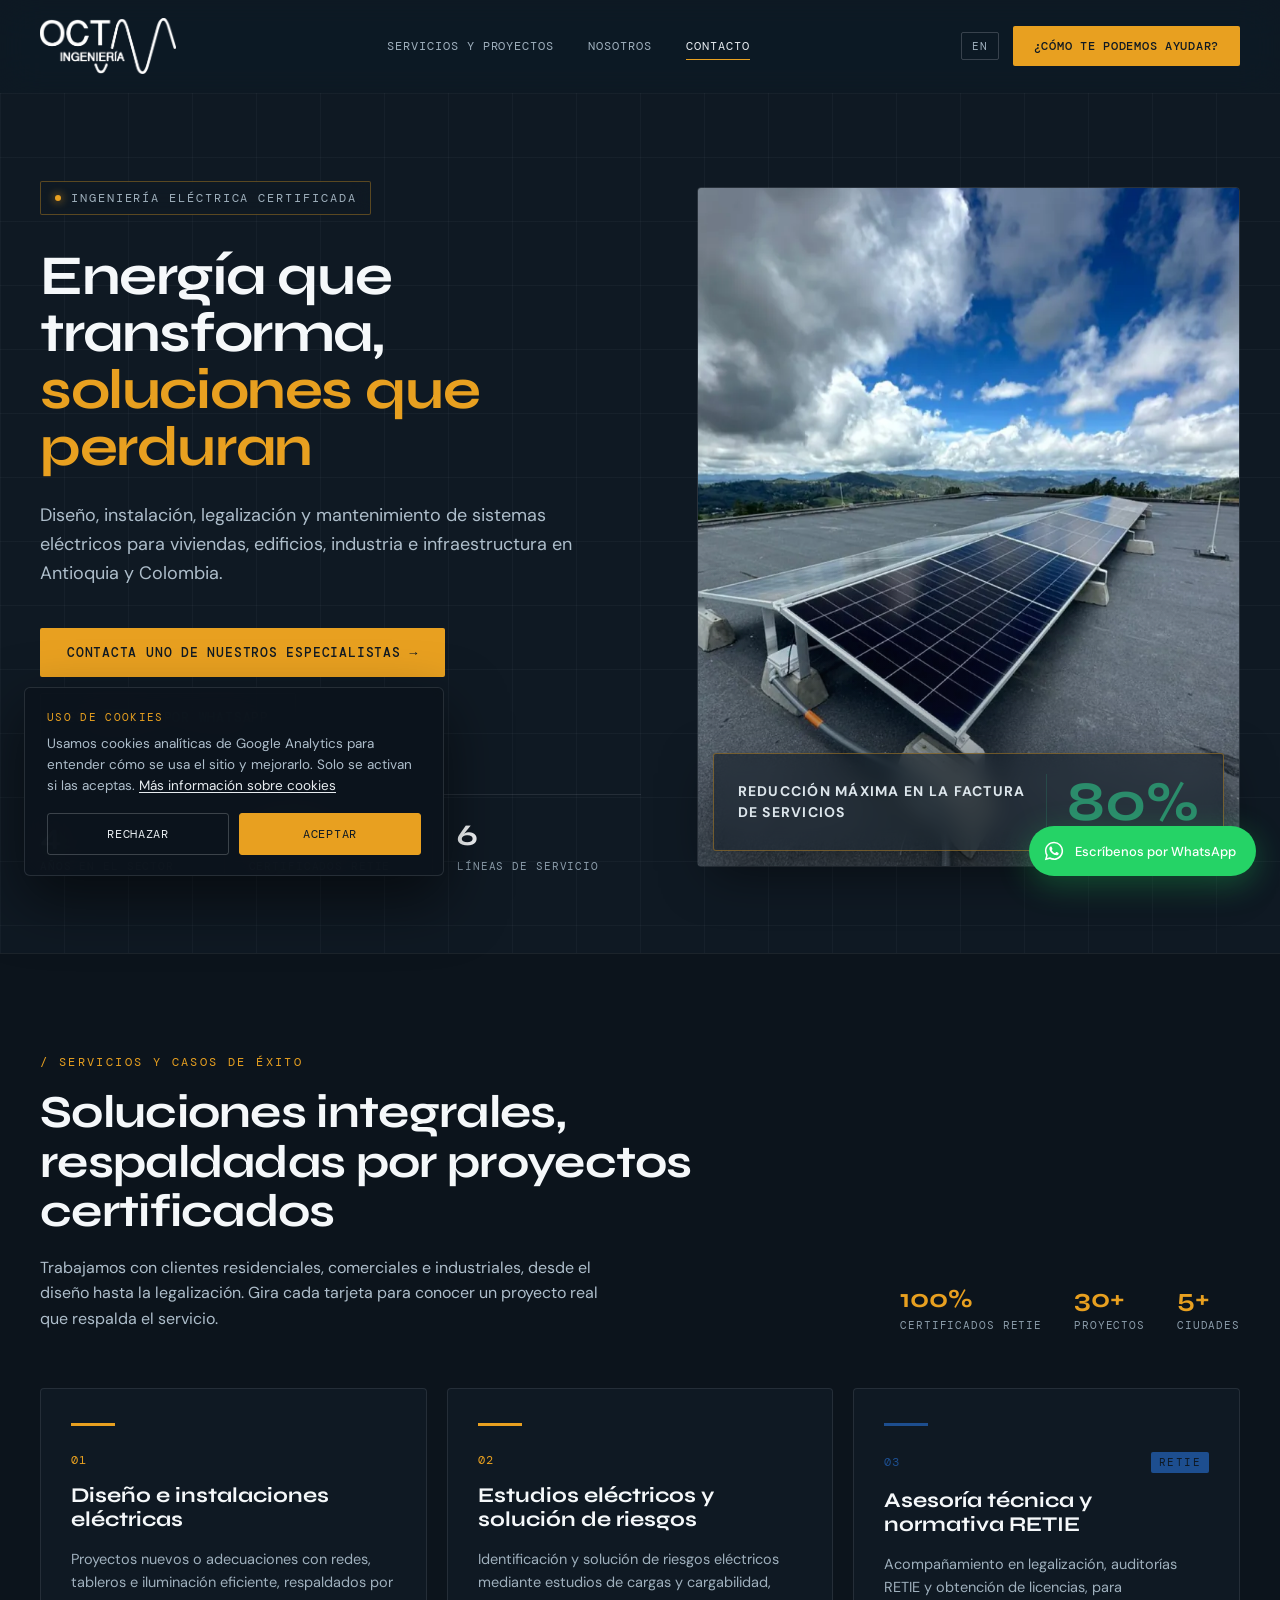
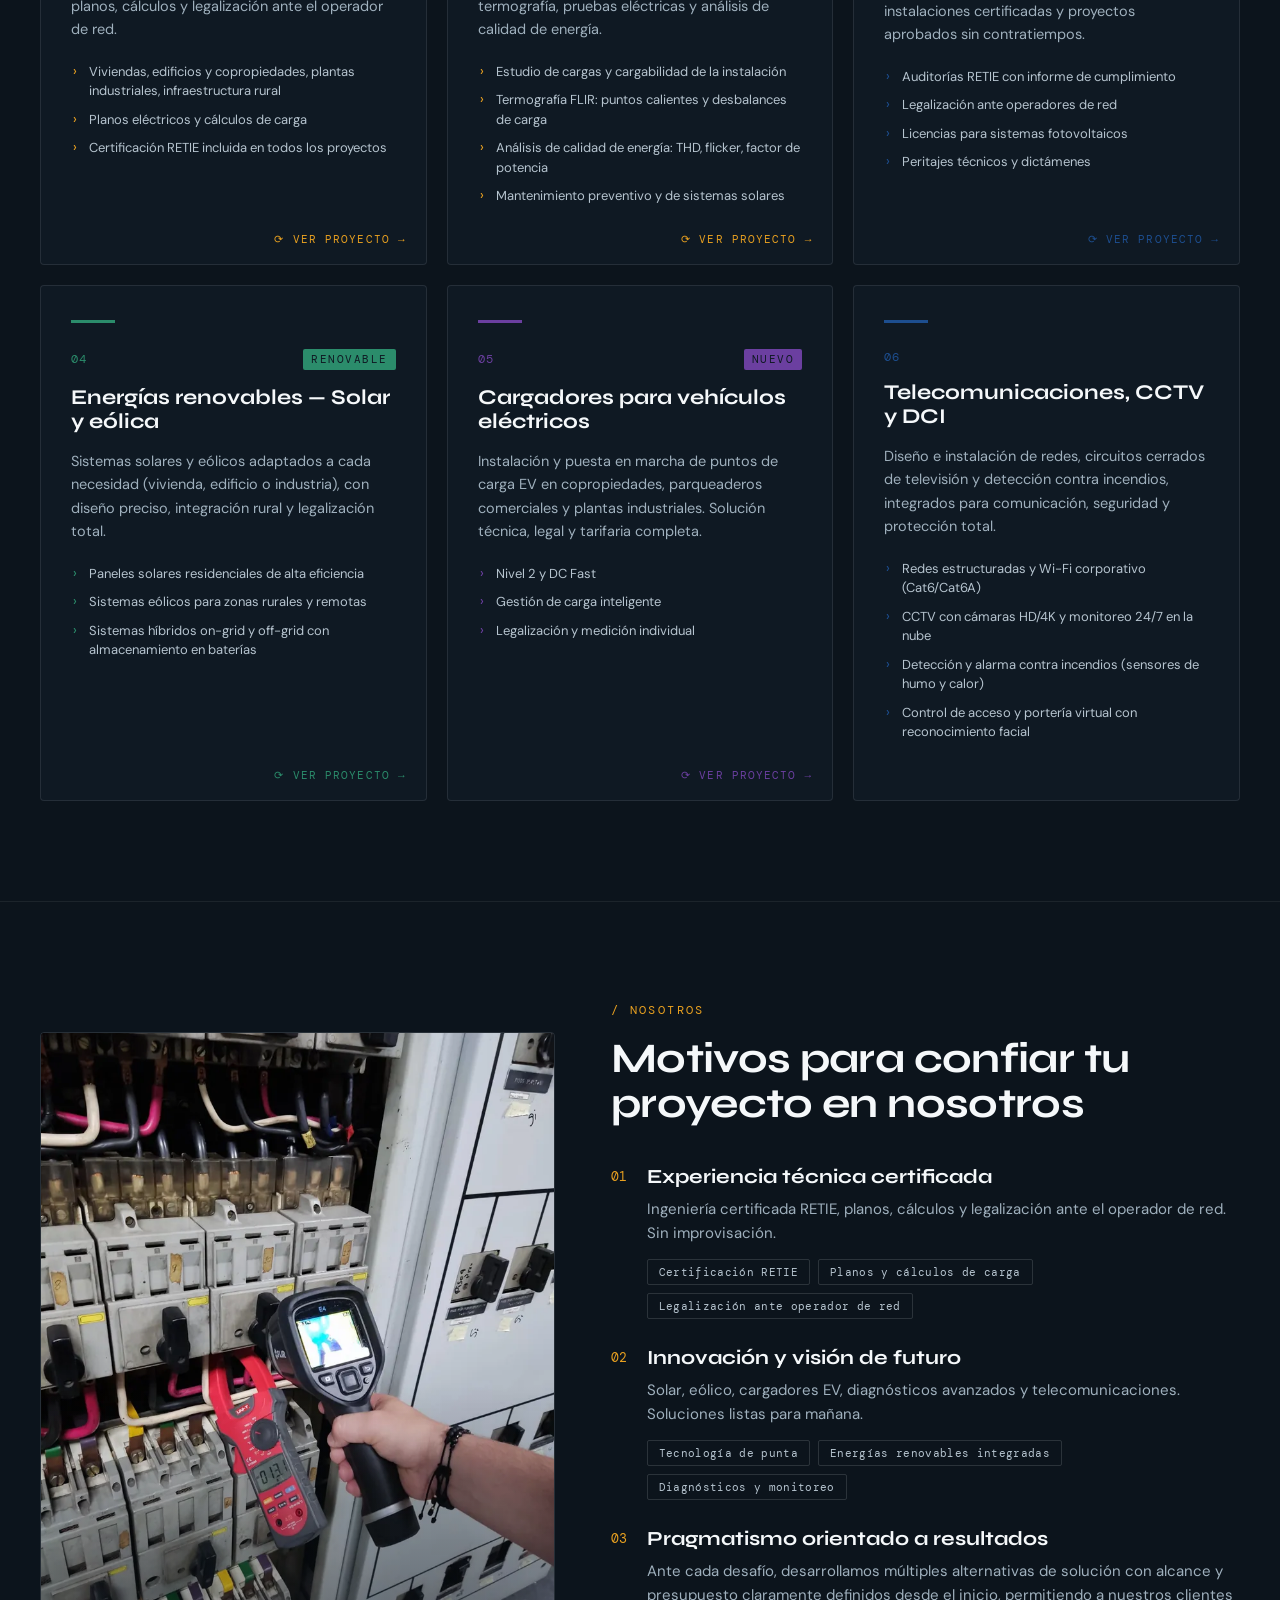
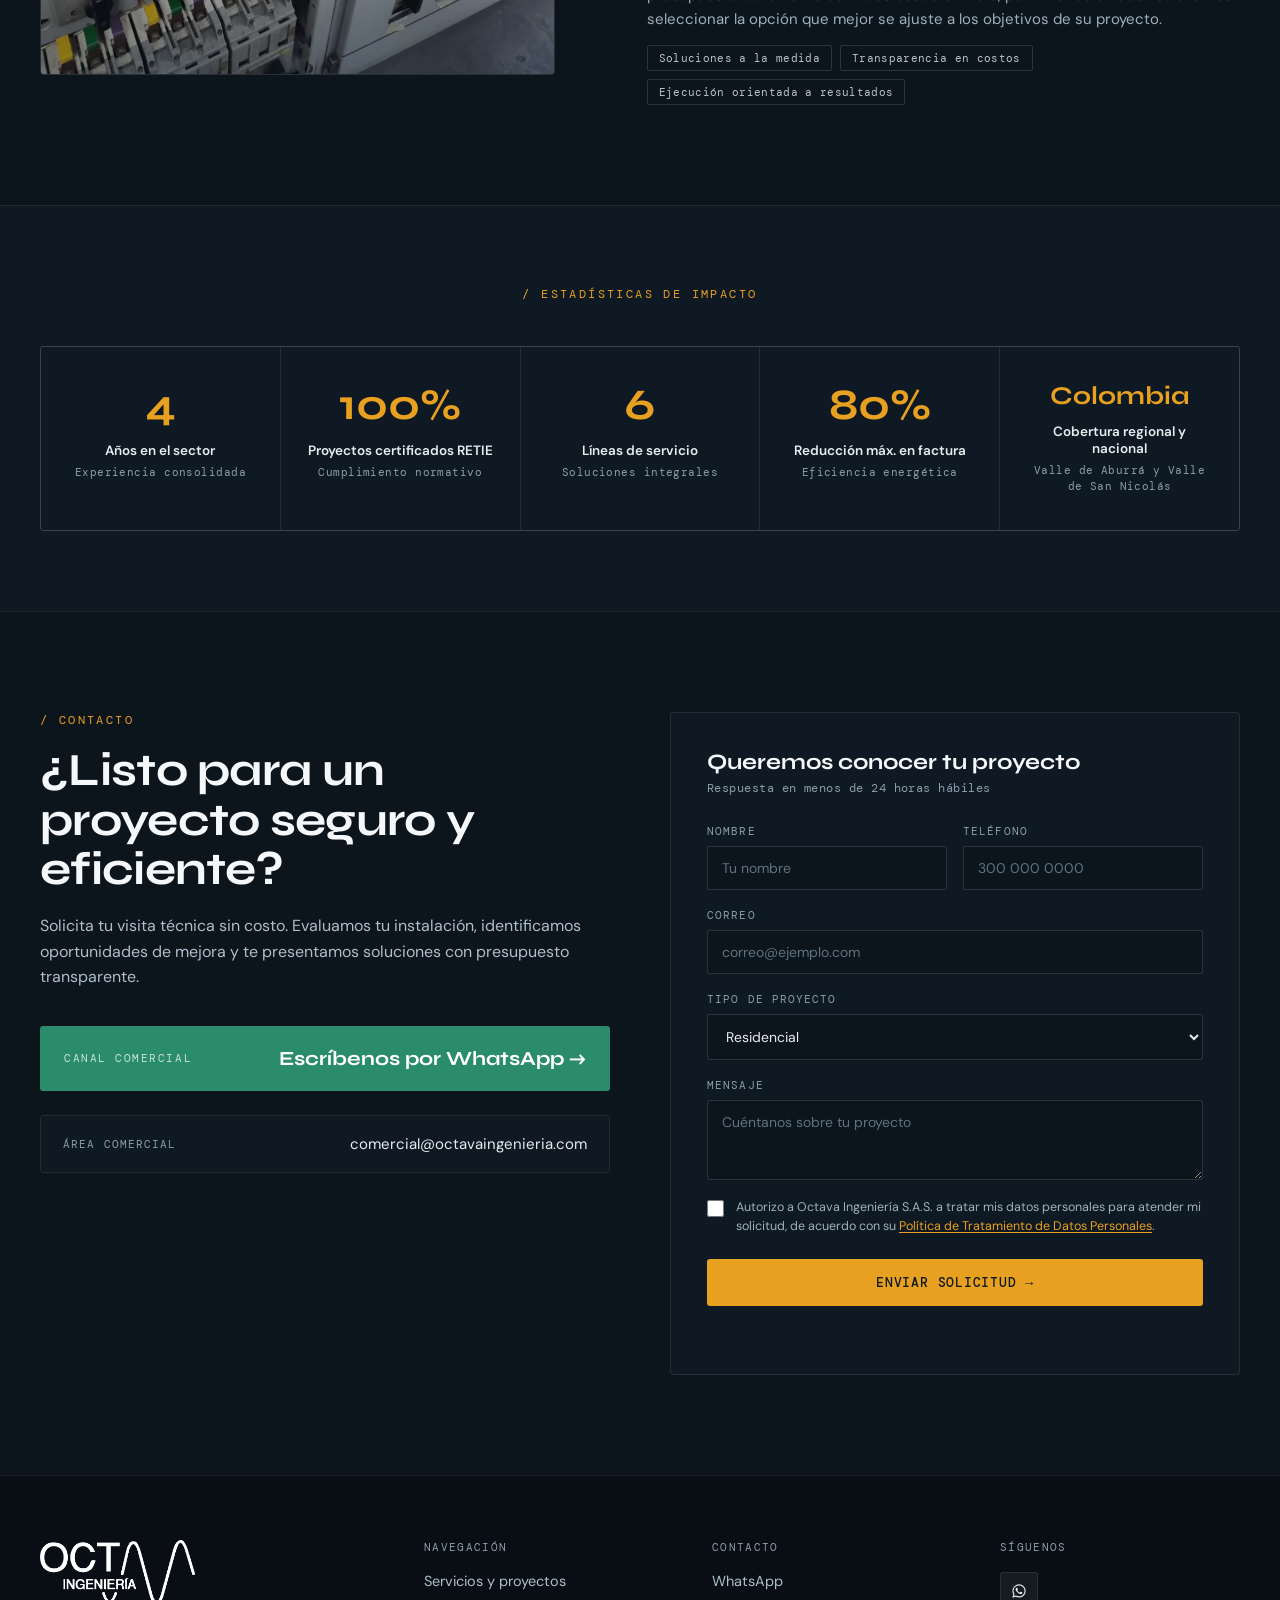
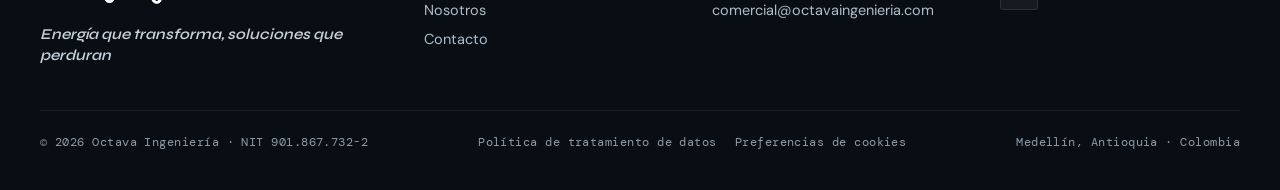
<file: index.html>
<!DOCTYPE html>
<html lang="es">
<head>
<meta charset="UTF-8">
<!-- GA:inicio (generado por scripts/build.js, no editar a mano) -->
<!-- Consentimiento: sin cookies de Google hasta que el visitante acepte -->
<script>
  window.dataLayer = window.dataLayer || [];
  function gtag(){dataLayer.push(arguments);}
  (function () {
    var granted = false;
    try { granted = localStorage.getItem("octava_cookie_consent") === "granted"; } catch (e) {}
    gtag("consent", "default", { ad_storage: "denied", ad_user_data: "denied", ad_personalization: "denied", analytics_storage: granted ? "granted" : "denied" });
    window.octavaGaActive = granted;
    window.octavaTags = { ga: false, gtm: true };
    window.octavaConsent = function (value) {
      window.octavaGaActive = value === "granted";
      gtag("consent", "update", { analytics_storage: window.octavaGaActive ? "granted" : "denied" });
    };
  })();
</script>
<!-- Google Tag Manager -->
<script>(function(w,d,s,l,i){w[l]=w[l]||[];w[l].push({'gtm.start':
new Date().getTime(),event:'gtm.js'});var f=d.getElementsByTagName(s)[0],
j=d.createElement(s),dl=l!='dataLayer'?'&l='+l:'';j.async=true;j.src=
'https://www.googletagmanager.com/gtm.js?id='+i+dl;f.parentNode.insertBefore(j,f);
})(window,document,'script','dataLayer','GTM-WXCRQNGM');</script>
<!-- End Google Tag Manager -->
<!-- GA:fin -->
<meta name="viewport" content="width=device-width, initial-scale=1.0">
<title>Octava Ingeniería | Instalaciones eléctricas RETIE, Medellín</title>
<meta name="description" content="Instalaciones eléctricas certificadas RETIE, energía solar, cargadores EV, CCTV y diagnósticos en Medellín y Antioquia. Visita técnica sin costo.">
<meta name="keywords" content="ingeniería eléctrica Medellín, instalaciones eléctricas Antioquia, paneles solares Medellín, cargadores eléctricos copropiedad, RETIE Colombia, mantenimiento eléctrico, energías renovables Antioquia, CCTV Medellín">
<meta name="robots" content="index, follow">
<meta name="author" content="Octava Ingeniería S.A.S.">
<link rel="canonical" href="https://octavaingenieria.com/">
<link rel="alternate" hreflang="es" href="https://octavaingenieria.com/">
<link rel="alternate" hreflang="en" href="https://octavaingenieria.com/en/">
<link rel="alternate" hreflang="x-default" href="https://octavaingenieria.com/">

<meta property="og:type" content="website">
<meta property="og:locale" content="es_CO">
<meta property="og:title" content="Octava Ingeniería | Energía que transforma, soluciones que perduran">
<meta property="og:description" content="Ingeniería eléctrica certificada para vivienda, edificios e industria en Antioquia. RETIE, solar, eólica, cargadores EV, CCTV y diagnósticos avanzados.">
<meta property="og:url" content="https://octavaingenieria.com/">
<meta property="og:site_name" content="Octava Ingeniería S.A.S.">
<meta property="og:image" content="https://octavaingenieria.com/assets/img/og.jpg">
<meta property="og:image:width" content="1200">
<meta property="og:image:height" content="630">
<meta property="og:image:alt" content="Paneles solares fotovoltaicos instalados en cubierta, con cordillera de Antioquia al fondo — proyecto de energía solar de Octava Ingeniería">
<meta name="twitter:card" content="summary_large_image">
<meta name="twitter:title" content="Octava Ingeniería | Energía que transforma, soluciones que perduran">
<meta name="twitter:description" content="Ingeniería eléctrica certificada para vivienda, edificios e industria en Antioquia. RETIE, solar, eólica, cargadores EV, CCTV y diagnósticos avanzados.">
<meta name="twitter:image" content="https://octavaingenieria.com/assets/img/og.jpg">

<link rel="icon" type="image/svg+xml" href="data:image/svg+xml,%3Csvg xmlns='http://www.w3.org/2000/svg' viewBox='0 0 32 32'%3E%3Crect width='32' height='32' fill='%230F1923'/%3E%3Cpath d='M2 16 L8 16 L11 8 L16 24 L19 16 L30 16' stroke='%23E8A020' stroke-width='2.5' fill='none' stroke-linecap='square'/%3E%3C/svg%3E">

<link rel="preconnect" href="https://fonts.googleapis.com">
<link rel="preconnect" href="https://fonts.gstatic.com" crossorigin>
<link href="https://fonts.googleapis.com/css2?family=DM+Sans:opsz,wght@9..40,400;9..40,500;9..40,600;9..40,700&family=DM+Mono:wght@400;500&family=Syne:wght@600;700;800&display=swap" rel="stylesheet">
<link rel="stylesheet" href="/assets/css/style.css?v=927799cf">

<script type="application/ld+json">
{
  "@context": "https://schema.org",
  "@graph": [
    {
      "@type": "Electrician",
      "@id": "https://octavaingenieria.com/#empresa",
      "name": "Octava Ingeniería",
      "legalName": "Octava Ingeniería S.A.S.",
      "alternateName": [
        "Octava Ingeniería S.A.S.",
        "Octava Ingenieria",
        "Octava Ingeniería Eléctrica"
      ],
      "description": "Instalaciones eléctricas certificadas RETIE, energía solar, cargadores EV, CCTV y diagnósticos en Medellín y Antioquia. Visita técnica sin costo.",
      "slogan": "Energía que transforma, soluciones que perduran",
      "url": "https://octavaingenieria.com/",
      "logo": "https://octavaingenieria.com/assets/img/logo-negro.png",
      "image": [
        "https://octavaingenieria.com/assets/img/og.jpg",
        "https://octavaingenieria.com/assets/img/hero.jpg"
      ],
      "telephone": "+573193488565",
      "email": "comercial@octavaingenieria.com",
      "taxID": "901.867.732-2",
      "address": {
        "@type": "PostalAddress",
        "streetAddress": "Calle 42C #88-64",
        "addressLocality": "Medellín",
        "addressRegion": "Antioquia",
        "addressCountry": "CO"
      },
      "areaServed": [
        {
          "@type": "City",
          "name": "Medellín, Antioquia"
        },
        {
          "@type": "City",
          "name": "Envigado, Antioquia"
        },
        {
          "@type": "City",
          "name": "Itagüí, Antioquia"
        },
        {
          "@type": "City",
          "name": "Rionegro, Antioquia"
        },
        {
          "@type": "City",
          "name": "El Retiro, Antioquia"
        },
        {
          "@type": "AdministrativeArea",
          "name": "Valle de Aburrá"
        },
        {
          "@type": "AdministrativeArea",
          "name": "Valle de San Nicolás"
        },
        {
          "@type": "AdministrativeArea",
          "name": "Antioquia"
        },
        {
          "@type": "Country",
          "name": "Colombia"
        }
      ],
      "knowsAbout": [
        "Diseño e instalaciones eléctricas",
        "Estudios eléctricos y solución de riesgos",
        "Asesoría técnica y normativa RETIE",
        "Energías renovables — Solar y eólica",
        "Cargadores para vehículos eléctricos",
        "Telecomunicaciones, CCTV y DCI",
        "RETIE",
        "Certificación de instalaciones eléctricas"
      ],
      "hasOfferCatalog": {
        "@type": "OfferCatalog",
        "name": "Soluciones integrales, respaldadas por proyectos certificados",
        "itemListElement": [
          {
            "@type": "Offer",
            "itemOffered": {
              "@type": "Service",
              "name": "Diseño e instalaciones eléctricas",
              "description": "Proyectos nuevos o adecuaciones con redes, tableros e iluminación eficiente, respaldados por planos, cálculos y legalización ante el operador de red.",
              "provider": {
                "@id": "https://octavaingenieria.com/#empresa"
              },
              "areaServed": {
                "@type": "AdministrativeArea",
                "name": "Antioquia, Colombia"
              }
            }
          },
          {
            "@type": "Offer",
            "itemOffered": {
              "@type": "Service",
              "name": "Estudios eléctricos y solución de riesgos",
              "description": "Identificación y solución de riesgos eléctricos mediante estudios de cargas y cargabilidad, termografía, pruebas eléctricas y análisis de calidad de energía.",
              "provider": {
                "@id": "https://octavaingenieria.com/#empresa"
              },
              "areaServed": {
                "@type": "AdministrativeArea",
                "name": "Antioquia, Colombia"
              }
            }
          },
          {
            "@type": "Offer",
            "itemOffered": {
              "@type": "Service",
              "name": "Asesoría técnica y normativa RETIE",
              "description": "Acompañamiento en legalización, auditorías RETIE y obtención de licencias, para instalaciones certificadas y proyectos aprobados sin contratiempos.",
              "provider": {
                "@id": "https://octavaingenieria.com/#empresa"
              },
              "areaServed": {
                "@type": "AdministrativeArea",
                "name": "Antioquia, Colombia"
              }
            }
          },
          {
            "@type": "Offer",
            "itemOffered": {
              "@type": "Service",
              "name": "Energías renovables — Solar y eólica",
              "description": "Sistemas solares y eólicos adaptados a cada necesidad (vivienda, edificio o industria), con diseño preciso, integración rural y legalización total.",
              "provider": {
                "@id": "https://octavaingenieria.com/#empresa"
              },
              "areaServed": {
                "@type": "AdministrativeArea",
                "name": "Antioquia, Colombia"
              }
            }
          },
          {
            "@type": "Offer",
            "itemOffered": {
              "@type": "Service",
              "name": "Cargadores para vehículos eléctricos",
              "description": "Instalación y puesta en marcha de puntos de carga EV en copropiedades, parqueaderos comerciales y plantas industriales. Solución técnica, legal y tarifaria completa.",
              "provider": {
                "@id": "https://octavaingenieria.com/#empresa"
              },
              "areaServed": {
                "@type": "AdministrativeArea",
                "name": "Antioquia, Colombia"
              }
            }
          },
          {
            "@type": "Offer",
            "itemOffered": {
              "@type": "Service",
              "name": "Telecomunicaciones, CCTV y DCI",
              "description": "Diseño e instalación de redes, circuitos cerrados de televisión y detección contra incendios, integrados para comunicación, seguridad y protección total.",
              "provider": {
                "@id": "https://octavaingenieria.com/#empresa"
              },
              "areaServed": {
                "@type": "AdministrativeArea",
                "name": "Antioquia, Colombia"
              }
            }
          }
        ]
      },
      "contactPoint": {
        "@type": "ContactPoint",
        "contactType": "sales",
        "telephone": "+573193488565",
        "email": "comercial@octavaingenieria.com",
        "areaServed": "CO",
        "availableLanguage": [
          "es",
          "en"
        ]
      },
      "openingHoursSpecification": [
        {
          "@type": "OpeningHoursSpecification",
          "dayOfWeek": [
            "Monday",
            "Tuesday",
            "Wednesday",
            "Thursday",
            "Friday"
          ],
          "opens": "08:00",
          "closes": "18:00"
        },
        {
          "@type": "OpeningHoursSpecification",
          "dayOfWeek": [
            "Saturday"
          ],
          "opens": "09:00",
          "closes": "13:00"
        }
      ]
    },
    {
      "@type": "WebSite",
      "@id": "https://octavaingenieria.com/#sitio",
      "url": "https://octavaingenieria.com/",
      "name": "Octava Ingeniería",
      "inLanguage": [
        "es-CO",
        "en"
      ],
      "publisher": {
        "@id": "https://octavaingenieria.com/#empresa"
      }
    },
    {
      "@type": "WebPage",
      "@id": "https://octavaingenieria.com/#pagina",
      "url": "https://octavaingenieria.com/",
      "name": "Octava Ingeniería | Instalaciones eléctricas RETIE, Medellín",
      "description": "Instalaciones eléctricas certificadas RETIE, energía solar, cargadores EV, CCTV y diagnósticos en Medellín y Antioquia. Visita técnica sin costo.",
      "inLanguage": "es-CO",
      "isPartOf": {
        "@id": "https://octavaingenieria.com/#sitio"
      },
      "about": {
        "@id": "https://octavaingenieria.com/#empresa"
      },
      "primaryImageOfPage": "https://octavaingenieria.com/assets/img/og.jpg"
    }
  ]
}
</script>
</head>
<body>
<!-- GTM-body:inicio -->
<!-- Google Tag Manager (noscript) -->
<noscript><iframe src="https://www.googletagmanager.com/ns.html?id=GTM-WXCRQNGM"
height="0" width="0" style="display:none;visibility:hidden"></iframe></noscript>
<!-- End Google Tag Manager (noscript) -->
<!-- GTM-body:fin -->
<a class="skip-link" href="#main">Saltar al contenido principal</a>

<header class="site-nav">
  <div class="nav-row">
    <a href="/" class="nav-logo" aria-label="Octava Ingeniería S.A.S.">
      <img src="/assets/img/logo-blanco.png" alt="Octava Ingeniería S.A.S." width="175" height="56">
    </a>
    <nav class="nav-links" aria-label="Navegación principal">
      <a class="nl" href="#servicios">Servicios y proyectos</a>
      <a class="nl" href="#nosotros">Nosotros</a>
      <a class="nl" href="#contacto">Contacto</a>
    </nav>
    <div style="display:flex;align-items:center;gap:14px">
      <a class="lang-switch" href="/en/" hreflang="en">EN</a>
      <a href="#contacto" class="btn btn-amber nav-cta btn-bulb">¿Cómo te podemos ayudar?</a>
      <button type="button" class="burger r-burger" data-burger aria-label="Abrir menú" aria-expanded="false">☰</button>
    </div>
  </div>
  <nav class="mobile-menu" data-mobile-menu aria-label="Menú móvil">
    <a href="#servicios">Servicios y proyectos</a>
    <a href="#nosotros">Nosotros</a>
    <a href="#contacto">Contacto</a>
    <a class="mm-lang" href="/en/">EN</a>
  </nav>
</header>

<main id="main">

  <!-- HERO -->
  <section class="hero" id="inicio" aria-label="Hero">
    <div class="hero-grid-bg"></div>
    <div class="wrap">
      <div class="hero-inner">
        <div>
          <div class="hero-in d1 hero-eyebrow glass"><span class="dot"></span>Ingeniería eléctrica certificada</div>
          <h1 class="hero-in d2">Energía que transforma, <span class="accent">soluciones que perduran</span></h1>
          <p class="hero-sub hero-in d3">Diseño, instalación, legalización y mantenimiento de sistemas eléctricos para viviendas, edificios, industria e infraestructura en Antioquia y Colombia.</p>
          <div class="hero-ctas hero-in d4">
            <a href="#contacto" class="btn btn-amber btn-bulb">Contacta uno de nuestros especialistas →</a>
            <a href="https://wa.me/573193488565" target="_blank" rel="noopener" class="btn btn-outline btn-battery">Escríbenos por WhatsApp</a>
          </div>
          <div class="hero-figures hero-in d5">
          <div class="hero-figure">
            <div class="num">4</div>
            <div class="lbl">Años en el sector</div>
          </div>
          <div class="hero-figure">
            <div class="num">100%</div>
            <div class="lbl">Certificados RETIE</div>
          </div>
          <div class="hero-figure">
            <div class="num">6</div>
            <div class="lbl">Líneas de servicio</div>
          </div></div>
        </div>
        <div class="hero-photo">
          <div class="hero-photo-frame">
            <picture><source type="image/webp" srcset="/assets/img/hero-480.webp 480w, /assets/img/hero-800.webp 800w, /assets/img/hero-1200.webp 1200w" sizes="(max-width:960px) 92vw, 42vw"><img id="heroImg" src="/assets/img/hero.jpg" alt="Paneles solares fotovoltaicos instalados en cubierta, con cordillera de Antioquia al fondo — proyecto de energía solar de Octava Ingeniería" width="960" height="1200" fetchpriority="high" decoding="async"></picture>
          </div>
          <div class="hero-badge glass hero-in d5">
            <div class="lbl">Reducción máxima en la factura de servicios</div>
            <div class="divider"></div>
            <div class="val">80%</div>
          </div>
        </div>
      </div>
    </div>
  </section>

  <!-- SERVICIOS -->
  <section id="servicios" class="section" aria-label="Servicios">
    <div class="section-inner">
      <div class="svc-head rv">
        <div class="copy">
          <div class="eyebrow">/ Servicios y casos de éxito</div>
          <h2 class="h2">Soluciones integrales, respaldadas por proyectos certificados</h2>
          <p class="lead">Trabajamos con clientes residenciales, comerciales e industriales, desde el diseño hasta la legalización. Gira cada tarjeta para conocer un proyecto real que respalda el servicio.</p>
        </div>
        <div class="svc-stats">
          <div class="stat">
            <div class="num">100%</div>
            <div class="lbl">Certificados RETIE</div>
          </div>
          <div class="stat">
            <div class="num">30+</div>
            <div class="lbl">Proyectos</div>
          </div>
          <div class="stat">
            <div class="num">5+</div>
            <div class="lbl">Ciudades</div>
          </div></div>
      </div>
      <div class="svc-grid r-svc">
      <div class="svc-card rv can-flip">
        <div class="flip-inner">
        <div class="flip-front" style="">
          <div class="bar bg-amber"></div>
          <div class="row-top">
            <span class="idx color-amber">01</span>
            
          </div>
          <h3>Diseño e instalaciones eléctricas</h3>
          <p>Proyectos nuevos o adecuaciones con redes, tableros e iluminación eficiente, respaldados por planos, cálculos y legalización ante el operador de red.</p>
          <ul class="bullets"><li><span class="chev color-amber">›</span><span>Viviendas, edificios y copropiedades, plantas industriales, infraestructura rural</span></li><li><span class="chev color-amber">›</span><span>Planos eléctricos y cálculos de carga</span></li><li><span class="chev color-amber">›</span><span>Certificación RETIE incluida en todos los proyectos</span></li></ul>
          <div class="flip-hint color-amber">⟳ Ver proyecto →</div>
        </div>
        <div class="flip-back border-amber">
          <picture><source type="image/webp" srcset="/assets/img/back-01-480.webp 480w, /assets/img/back-01-800.webp 800w" sizes="(max-width:600px) 92vw, (max-width:960px) 46vw, 30vw"><img src="/assets/img/back-01.jpg" alt="Interior residencial con instalación de iluminación certificada por Octava Ingeniería" loading="lazy" decoding="async"></picture>
          <div class="scrim"></div>
          <div class="content">
            <span class="cat bg-amber">Instalación eléctrica</span>
            <div class="body">
              <ul class="bullets"></ul>
              
              <div class="loc"><span class="color-amber">◆</span>Rionegro, Antioquia · Copropiedad</div>
              <div class="title">Instalación eléctrica — Propiedad horizontal</div>
              <div>
                <div class="result-rule"></div>
                <div class="result-lbl">Resultado</div>
                <div class="result-val">Zonas comunes y apartamentos completamente iluminados</div>
              </div>
            </div>
          </div>
        </div>
        </div>
      </div>
      <div class="svc-card rv can-flip">
        <div class="flip-inner">
        <div class="flip-front" style="">
          <div class="bar bg-amber"></div>
          <div class="row-top">
            <span class="idx color-amber">02</span>
            
          </div>
          <h3>Estudios eléctricos y solución de riesgos</h3>
          <p>Identificación y solución de riesgos eléctricos mediante estudios de cargas y cargabilidad, termografía, pruebas eléctricas y análisis de calidad de energía.</p>
          <ul class="bullets"><li><span class="chev color-amber">›</span><span>Estudio de cargas y cargabilidad de la instalación</span></li><li><span class="chev color-amber">›</span><span>Termografía FLIR: puntos calientes y desbalances de carga</span></li><li><span class="chev color-amber">›</span><span>Análisis de calidad de energía: THD, flicker, factor de potencia</span></li><li><span class="chev color-amber">›</span><span>Mantenimiento preventivo y de sistemas solares</span></li></ul>
          <div class="flip-hint color-amber">⟳ Ver proyecto →</div>
        </div>
        <div class="flip-back border-amber">
          <picture><source type="image/webp" srcset="/assets/img/back-02-480.webp 480w, /assets/img/back-02-800.webp 800w" sizes="(max-width:600px) 92vw, (max-width:960px) 46vw, 30vw"><img src="/assets/img/back-02.jpg" alt="Cámara termográfica FLIR detectando puntos calientes en un tablero eléctrico durante un diagnóstico de Octava Ingeniería" loading="lazy" decoding="async"></picture>
          <div class="scrim"></div>
          <div class="content">
            <span class="cat bg-amber">Termografía</span>
            <div class="body">
              <ul class="bullets"></ul>
              
              <div class="loc"><span class="color-amber">◆</span>Medellín, Antioquia · Sistema eléctrico</div>
              <div class="title">Diagnóstico termográfico — Sistema eléctrico</div>
              <div>
                <div class="result-rule"></div>
                <div class="result-lbl">Resultado</div>
                <div class="result-val">3 fallas críticas detectadas · 0 interrupciones</div>
              </div>
            </div>
          </div>
        </div>
        </div>
      </div>
      <div class="svc-card rv can-flip">
        <div class="flip-inner">
        <div class="flip-front" style="">
          <div class="bar bg-blue"></div>
          <div class="row-top">
            <span class="idx color-blue">03</span>
            <span class="tag bg-blue" style="color:#0F1923">RETIE</span>
          </div>
          <h3>Asesoría técnica y normativa RETIE</h3>
          <p>Acompañamiento en legalización, auditorías RETIE y obtención de licencias, para instalaciones certificadas y proyectos aprobados sin contratiempos.</p>
          <ul class="bullets"><li><span class="chev color-blue">›</span><span>Auditorías RETIE con informe de cumplimiento</span></li><li><span class="chev color-blue">›</span><span>Legalización ante operadores de red</span></li><li><span class="chev color-blue">›</span><span>Licencias para sistemas fotovoltaicos</span></li><li><span class="chev color-blue">›</span><span>Peritajes técnicos y dictámenes</span></li></ul>
          <div class="flip-hint color-blue">⟳ Ver proyecto →</div>
        </div>
        <div class="flip-back border-blue">
          <picture><source type="image/webp" srcset="/assets/img/back-03-480.webp 480w, /assets/img/back-03-800.webp 800w" sizes="(max-width:600px) 92vw, (max-width:960px) 46vw, 30vw"><img src="/assets/img/back-03.jpg" alt="Tablero eléctrico industrial con conexiones de cobre revisadas durante una auditoría técnica de Octava Ingeniería" loading="lazy" decoding="async"></picture>
          <div class="scrim"></div>
          <div class="content">
            <span class="cat bg-blue">Industrial</span>
            <div class="body">
              <ul class="bullets"></ul>
              
              <div class="loc"><span class="color-blue">◆</span>Itagüí, Antioquia · Industrial</div>
              <div class="title">Adecuación eléctrica — Planta de producción</div>
              <div>
                <div class="result-rule"></div>
                <div class="result-lbl">Resultado</div>
                <div class="result-val">Certificado RETIE · reducción del 30% en consumo</div>
              </div>
            </div>
          </div>
        </div>
        </div>
      </div>
      <div class="svc-card rv can-flip">
        <div class="flip-inner">
        <div class="flip-front" style="">
          <div class="bar bg-green"></div>
          <div class="row-top">
            <span class="idx color-green">04</span>
            <span class="tag bg-green" style="color:#0F1923">Renovable</span>
          </div>
          <h3>Energías renovables — Solar y eólica</h3>
          <p>Sistemas solares y eólicos adaptados a cada necesidad (vivienda, edificio o industria), con diseño preciso, integración rural y legalización total.</p>
          <ul class="bullets"><li><span class="chev color-green">›</span><span>Paneles solares residenciales de alta eficiencia</span></li><li><span class="chev color-green">›</span><span>Sistemas eólicos para zonas rurales y remotas</span></li><li><span class="chev color-green">›</span><span>Sistemas híbridos on-grid y off-grid con almacenamiento en baterías</span></li></ul>
          <div class="flip-hint color-green">⟳ Ver proyecto →</div>
        </div>
        <div class="flip-back border-green">
          <picture><source type="image/webp" srcset="/assets/img/back-04-480.webp 480w, /assets/img/back-04-800.webp 800w" sizes="(max-width:600px) 92vw, (max-width:960px) 46vw, 30vw"><img src="/assets/img/back-04.jpg" alt="Paneles solares fotovoltaicos instalados en cubierta de vivienda unifamiliar en El Retiro, Antioquia" loading="lazy" decoding="async"></picture>
          <div class="scrim"></div>
          <div class="content">
            <span class="cat bg-green">Solar fotovoltaico</span>
            <div class="body">
              <ul class="bullets"></ul>
              
              <div class="loc"><span class="color-green">◆</span>El Retiro, Antioquia · Residencial</div>
              <div class="title">Sistema solar fotovoltaico — Vivienda unifamiliar</div>
              <div>
                <div class="result-rule"></div>
                <div class="result-lbl">Resultado</div>
                <div class="result-val">Reducción del 80% en el valor de la factura de servicios</div>
              </div>
            </div>
          </div>
        </div>
        </div>
      </div>
      <div class="svc-card rv can-flip">
        <div class="flip-inner">
        <div class="flip-front" style="">
          <div class="bar bg-violet"></div>
          <div class="row-top">
            <span class="idx color-violet">05</span>
            <span class="tag bg-violet" style="color:#0F1923">Nuevo</span>
          </div>
          <h3>Cargadores para vehículos eléctricos</h3>
          <p>Instalación y puesta en marcha de puntos de carga EV en copropiedades, parqueaderos comerciales y plantas industriales. Solución técnica, legal y tarifaria completa.</p>
          <ul class="bullets"><li><span class="chev color-violet">›</span><span>Nivel 2 y DC Fast</span></li><li><span class="chev color-violet">›</span><span>Gestión de carga inteligente</span></li><li><span class="chev color-violet">›</span><span>Legalización y medición individual</span></li></ul>
          <div class="flip-hint color-violet">⟳ Ver proyecto →</div>
        </div>
        <div class="flip-back border-violet">
          <picture><source type="image/webp" srcset="/assets/img/back-05-480.webp 480w, /assets/img/back-05-800.webp 800w, /assets/img/back-05-1200.webp 1200w" sizes="(max-width:600px) 92vw, (max-width:960px) 46vw, 30vw"><img src="/assets/img/back-05.jpg" alt="Vista aérea nocturna de un conjunto residencial con parqueadero preparado para cargadores de vehículos eléctricos en Envigado, Antioquia" loading="lazy" decoding="async"></picture>
          <div class="scrim"></div>
          <div class="content">
            <span class="cat bg-violet">Cargadores EV</span>
            <div class="body">
              <ul class="bullets"><li><span class="chev color-violet">›</span><span>Estudio de infraestructura y capacidad de la instalación</span></li><li><span class="chev color-violet">›</span><span>Instalación Nivel 2 y DC Fast</span></li><li><span class="chev color-violet">›</span><span>Smart charging: monitoreo y control remoto</span></li><li><span class="chev color-violet">›</span><span>Legalización y medición individual por usuario</span></li></ul>
              <div class="quote border-violet">“Ideal para copropiedades y parqueaderos”</div>
              <div class="loc"><span class="color-violet">◆</span>Envigado, Antioquia · Copropiedad</div>
              <div class="title">Instalación cargadores EV — Copropiedad residencial</div>
              <div>
                <div class="result-rule"></div>
                <div class="result-lbl">Resultado</div>
                <div class="result-val">8 puntos de carga · medición individual</div>
              </div>
            </div>
          </div>
        </div>
        </div>
      </div>
      <div class="svc-card rv">
        <div class="flip-inner">
        <div class="flip-front" style="">
          <div class="bar bg-blue"></div>
          <div class="row-top">
            <span class="idx color-blue">06</span>
            
          </div>
          <h3>Telecomunicaciones, CCTV y DCI</h3>
          <p>Diseño e instalación de redes, circuitos cerrados de televisión y detección contra incendios, integrados para comunicación, seguridad y protección total.</p>
          <ul class="bullets"><li><span class="chev color-blue">›</span><span>Redes estructuradas y Wi-Fi corporativo (Cat6/Cat6A)</span></li><li><span class="chev color-blue">›</span><span>CCTV con cámaras HD/4K y monitoreo 24/7 en la nube</span></li><li><span class="chev color-blue">›</span><span>Detección y alarma contra incendios (sensores de humo y calor)</span></li><li><span class="chev color-blue">›</span><span>Control de acceso y portería virtual con reconocimiento facial</span></li></ul>
          
        </div>
        </div>
      </div></div>
    </div>
  </section>

  <!-- NOSOTROS -->
  <section id="nosotros" class="section" aria-label="Nosotros">
    <div class="section-inner nos-grid rv">
      <div class="nos-photo">
        <picture><source type="image/webp" srcset="/assets/img/about-480.webp 480w, /assets/img/about-800.webp 800w, /assets/img/about-1200.webp 1200w" sizes="(max-width:960px) 92vw, 42vw"><img src="/assets/img/about.jpg" alt="Ingeniero de Octava Ingeniería realizando un diagnóstico técnico con cámara termográfica y pinza amperimétrica" width="900" height="1125" loading="lazy" decoding="async"></picture>
      </div>
      <div>
        <div class="eyebrow">/ Nosotros</div>
        <h2 class="nos-title">Motivos para confiar tu proyecto en nosotros</h2>
        <div class="nos-items">
          <div class="nos-item">
            <div class="num">01</div>
            <div>
              <h3>Experiencia técnica certificada</h3>
              <p>Ingeniería certificada RETIE, planos, cálculos y legalización ante el operador de red. Sin improvisación.</p>
              <div class="nos-tags"><span>Certificación RETIE</span><span>Planos y cálculos de carga</span><span>Legalización ante operador de red</span></div>
            </div>
          </div>
          <div class="nos-item">
            <div class="num">02</div>
            <div>
              <h3>Innovación y visión de futuro</h3>
              <p>Solar, eólico, cargadores EV, diagnósticos avanzados y telecomunicaciones. Soluciones listas para mañana.</p>
              <div class="nos-tags"><span>Tecnología de punta</span><span>Energías renovables integradas</span><span>Diagnósticos y monitoreo</span></div>
            </div>
          </div>
          <div class="nos-item">
            <div class="num">03</div>
            <div>
              <h3>Pragmatismo orientado a resultados</h3>
              <p>Ante cada desafío, desarrollamos múltiples alternativas de solución con alcance y presupuesto claramente definidos desde el inicio, permitiendo a nuestros clientes seleccionar la opción que mejor se ajuste a los objetivos de su proyecto.</p>
              <div class="nos-tags"><span>Soluciones a la medida</span><span>Transparencia en costos</span><span>Ejecución orientada a resultados</span></div>
            </div>
          </div></div>
      </div>
    </div>
  </section>

  <!-- STATS -->
  <section class="section section-alt" aria-label="Estadísticas">
    <div class="section-inner" style="padding-top:80px;padding-bottom:80px">
      <div class="eyebrow stats-eyebrow">/ Estadísticas de impacto</div>
      <div class="stats-grid rv">
        <div class="cell">
          <div class="val" style="font-size:clamp(34px,3.4vw,50px)">4</div>
          <div class="lbl">Años en el sector</div>
          <div class="sub">Experiencia consolidada</div>
        </div>
        <div class="cell">
          <div class="val" style="font-size:clamp(34px,3.4vw,50px)">100%</div>
          <div class="lbl">Proyectos certificados RETIE</div>
          <div class="sub">Cumplimiento normativo</div>
        </div>
        <div class="cell">
          <div class="val" style="font-size:clamp(34px,3.4vw,50px)">6</div>
          <div class="lbl">Líneas de servicio</div>
          <div class="sub">Soluciones integrales</div>
        </div>
        <div class="cell">
          <div class="val" style="font-size:clamp(34px,3.4vw,50px)">80%</div>
          <div class="lbl">Reducción máx. en factura</div>
          <div class="sub">Eficiencia energética</div>
        </div>
        <div class="cell">
          <div class="val" style="font-size:clamp(22px,2vw,30px)">Colombia</div>
          <div class="lbl">Cobertura regional y nacional</div>
          <div class="sub">Valle de Aburrá y Valle de San Nicolás</div>
        </div></div>
    </div>
  </section>

  <!-- CONTACTO -->
  <section id="contacto" class="section" aria-label="Contacto">
    <div class="section-inner contact-grid rv">
      <div>
        <div class="eyebrow">/ Contacto</div>
        <h2 class="h2">¿Listo para un proyecto seguro y eficiente?</h2>
        <p class="lead">Solicita tu visita técnica sin costo. Evaluamos tu instalación, identificamos oportunidades de mejora y te presentamos soluciones con presupuesto transparente.</p>

        <a href="https://wa.me/573193488565" target="_blank" rel="noopener" class="wa-cta btn-battery bb-green">
          <span class="lbl">Canal comercial</span>
          <span class="cta">Escríbenos por WhatsApp →</span>
        </a>

        <div class="contact-links">
          <a href="mailto:comercial@octavaingenieria.com">
            <span class="lbl">Área comercial</span>
            <span class="val">comercial@octavaingenieria.com</span>
          </a>
        </div>
      </div>

      <div class="contact-form">
        <div class="title">Queremos conocer tu proyecto</div>
        <div class="sub">Respuesta en menos de 24 horas hábiles</div>
        <form
          name="contacto"
          method="POST"
          data-netlify="true"
          netlify-honeypot="empresa"
          action="/gracias.html"
          data-contact-form
          data-sending-label="Enviando…"
          data-success-message="Gracias. Hemos recibido tu solicitud y te contactaremos en menos de 24 horas hábiles."
          data-error-message="No pudimos enviar tu solicitud. Escríbenos directo por WhatsApp o correo."
        >
          <input type="hidden" name="form-name" value="contacto">
          <input type="hidden" name="idioma" value="es">
          <p class="hp-field"><label>No llenar / Do not fill<input name="empresa" tabindex="-1" autocomplete="off"></label></p>
          <div class="form-row2">
            <label class="field">
              <span>Nombre</span>
              <input type="text" name="nombre" required placeholder="Tu nombre">
            </label>
            <label class="field">
              <span>Teléfono</span>
              <input type="tel" name="telefono" required placeholder="300 000 0000">
            </label>
          </div>
          <label class="field">
            <span>Correo</span>
            <input type="email" name="correo" required placeholder="correo@ejemplo.com">
          </label>
          <label class="field">
            <span>Tipo de proyecto</span>
            <select name="tipo_proyecto"><option>Residencial</option><option>Comercial / copropiedad</option><option>Industrial</option><option>Energía solar / eólica</option><option>Cargadores EV</option><option>Telecomunicaciones / CCTV</option></select>
          </label>
          <label class="field">
            <span>Mensaje</span>
            <textarea rows="3" name="mensaje" placeholder="Cuéntanos sobre tu proyecto"></textarea>
          </label>
          <label class="consent">
            <input type="checkbox" name="autorizacion_datos" value="Sí, acepto la Política de Tratamiento de Datos Personales" required>
            <span>Autorizo a Octava Ingeniería S.A.S. a tratar mis datos personales para atender mi solicitud, de acuerdo con su <a href="/politica-de-datos.html" target="_blank" rel="noopener">Política de Tratamiento de Datos Personales</a>.</span>
          </label>
          <button type="submit" class="form-submit btn-bulb">Enviar solicitud →</button>
          <p class="form-note" data-form-note role="status" aria-live="polite"></p>
        </form>
      </div>
    </div>
  </section>

</main>

<!-- FOOTER -->
<footer class="site-footer">
  <div class="footer-inner">
    <div class="footer-grid">
      <div class="footer-brand">
        <img src="/assets/img/logo-blanco.png" alt="Octava Ingeniería S.A.S." width="220" height="72">
        <p>Energía que transforma, soluciones que perduran</p>
      </div>
      <div class="footer-col">
        <h3>Navegación</h3>
        <div class="links">
          <a href="#servicios">Servicios y proyectos</a>
          <a href="#nosotros">Nosotros</a>
          <a href="#contacto">Contacto</a>
        </div>
      </div>
      <div class="footer-col">
        <h3>Contacto</h3>
        <div class="links">
          <a href="https://wa.me/573193488565" target="_blank" rel="noopener">WhatsApp</a>
          <a href="mailto:comercial@octavaingenieria.com">comercial@octavaingenieria.com</a>
        </div>
      </div>
      <div class="footer-col">
        <h3>Síguenos</h3>
        <div class="footer-social">
          <a href="https://wa.me/573193488565" target="_blank" rel="noopener" aria-label="WhatsApp">
            <svg width="16" height="16" viewBox="0 0 24 24" fill="currentColor" aria-hidden="true"><path d="M12.04 2C6.58 2 2.13 6.45 2.13 11.91c0 1.75.46 3.45 1.33 4.95L2 22l5.29-1.39a9.9 9.9 0 0 0 4.75 1.21h.01c5.46 0 9.9-4.45 9.9-9.91 0-2.65-1.03-5.14-2.9-7.01A9.87 9.87 0 0 0 12.04 2zm0 18.03h-.01a8.2 8.2 0 0 1-4.2-1.15l-.3-.18-3.14.82.84-3.06-.2-.32a8.2 8.2 0 0 1-1.26-4.33c0-4.54 3.7-8.24 8.25-8.24 2.2 0 4.27.86 5.83 2.42a8.18 8.18 0 0 1 2.41 5.83c0 4.55-3.7 8.24-8.24 8.24zm4.52-6.17c-.25-.12-1.47-.72-1.7-.81-.23-.08-.4-.12-.56.13-.17.25-.65.81-.8.97-.15.17-.29.19-.54.06-.25-.12-1.05-.39-2-1.23-.74-.66-1.24-1.47-1.38-1.72-.15-.25-.02-.38.11-.51.11-.11.25-.29.37-.43.12-.15.16-.25.24-.41.08-.17.04-.31-.02-.44-.06-.12-.56-1.36-.77-1.86-.2-.48-.41-.42-.56-.43h-.48c-.17 0-.44.06-.67.31-.23.25-.87.86-.87 2.09 0 1.23.9 2.42 1.02 2.59.12.17 1.77 2.71 4.29 3.79.6.26 1.07.41 1.43.53.6.19 1.15.16 1.58.1.48-.07 1.47-.6 1.68-1.18.21-.58.21-1.07.15-1.18-.06-.1-.23-.17-.48-.29z"/></svg>
          </a>
        </div>
      </div>
    </div>
    <div class="footer-bottom">
      <span>© 2026 Octava Ingeniería · NIT 901.867.732-2</span>
      <span class="footer-legal"><a href="/politica-de-datos.html">Política de tratamiento de datos</a><button type="button" class="linklike" data-cookie-settings>Preferencias de cookies</button></span>
      <span>Medellín, Antioquia · Colombia</span>
    </div>
  </div>
</footer>

<div class="cookie-banner" data-cookie-banner role="dialog" aria-live="polite" aria-label="Uso de cookies" hidden>
  <div class="cookie-title">Uso de cookies</div>
  <p>Usamos cookies analíticas de Google Analytics para entender cómo se usa el sitio y mejorarlo. Solo se activan si las aceptas. <a href="/politica-de-datos.html#cookies">Más información sobre cookies</a></p>
  <div class="cookie-actions">
    <button type="button" class="cookie-reject" data-cookie-reject>Rechazar</button>
    <button type="button" class="cookie-accept" data-cookie-accept>Aceptar</button>
  </div>
</div>

<a href="https://wa.me/573193488565" target="_blank" rel="noopener" class="wa-float" aria-label="Escríbenos por WhatsApp">
  <svg viewBox="0 0 24 24" fill="currentColor" aria-hidden="true"><path d="M12.04 2C6.58 2 2.13 6.45 2.13 11.91c0 1.75.46 3.45 1.33 4.95L2 22l5.29-1.39a9.9 9.9 0 0 0 4.75 1.21h.01c5.46 0 9.9-4.45 9.9-9.91 0-2.65-1.03-5.14-2.9-7.01A9.87 9.87 0 0 0 12.04 2zm0 18.03h-.01a8.2 8.2 0 0 1-4.2-1.15l-.3-.18-3.14.82.84-3.06-.2-.32a8.2 8.2 0 0 1-1.26-4.33c0-4.54 3.7-8.24 8.25-8.24 2.2 0 4.27.86 5.83 2.42a8.18 8.18 0 0 1 2.41 5.83c0 4.55-3.7 8.24-8.24 8.24zm4.52-6.17c-.25-.12-1.47-.72-1.7-.81-.23-.08-.4-.12-.56.13-.17.25-.65.81-.8.97-.15.17-.29.19-.54.06-.25-.12-1.05-.39-2-1.23-.74-.66-1.24-1.47-1.38-1.72-.15-.25-.02-.38.11-.51.11-.11.25-.29.37-.43.12-.15.16-.25.24-.41.08-.17.04-.31-.02-.44-.06-.12-.56-1.36-.77-1.86-.2-.48-.41-.42-.56-.43h-.48c-.17 0-.44.06-.67.31-.23.25-.87.86-.87 2.09 0 1.23.9 2.42 1.02 2.59.12.17 1.77 2.71 4.29 3.79.6.26 1.07.41 1.43.53.6.19 1.15.16 1.58.1.48-.07 1.47-.6 1.68-1.18.21-.58.21-1.07.15-1.18-.06-.1-.23-.17-.48-.29z"/></svg>
  <span>Escríbenos por WhatsApp</span>
</a>

<script src="/assets/js/main.js?v=c9d1c23d"></script>
</body>
</html>
</file>
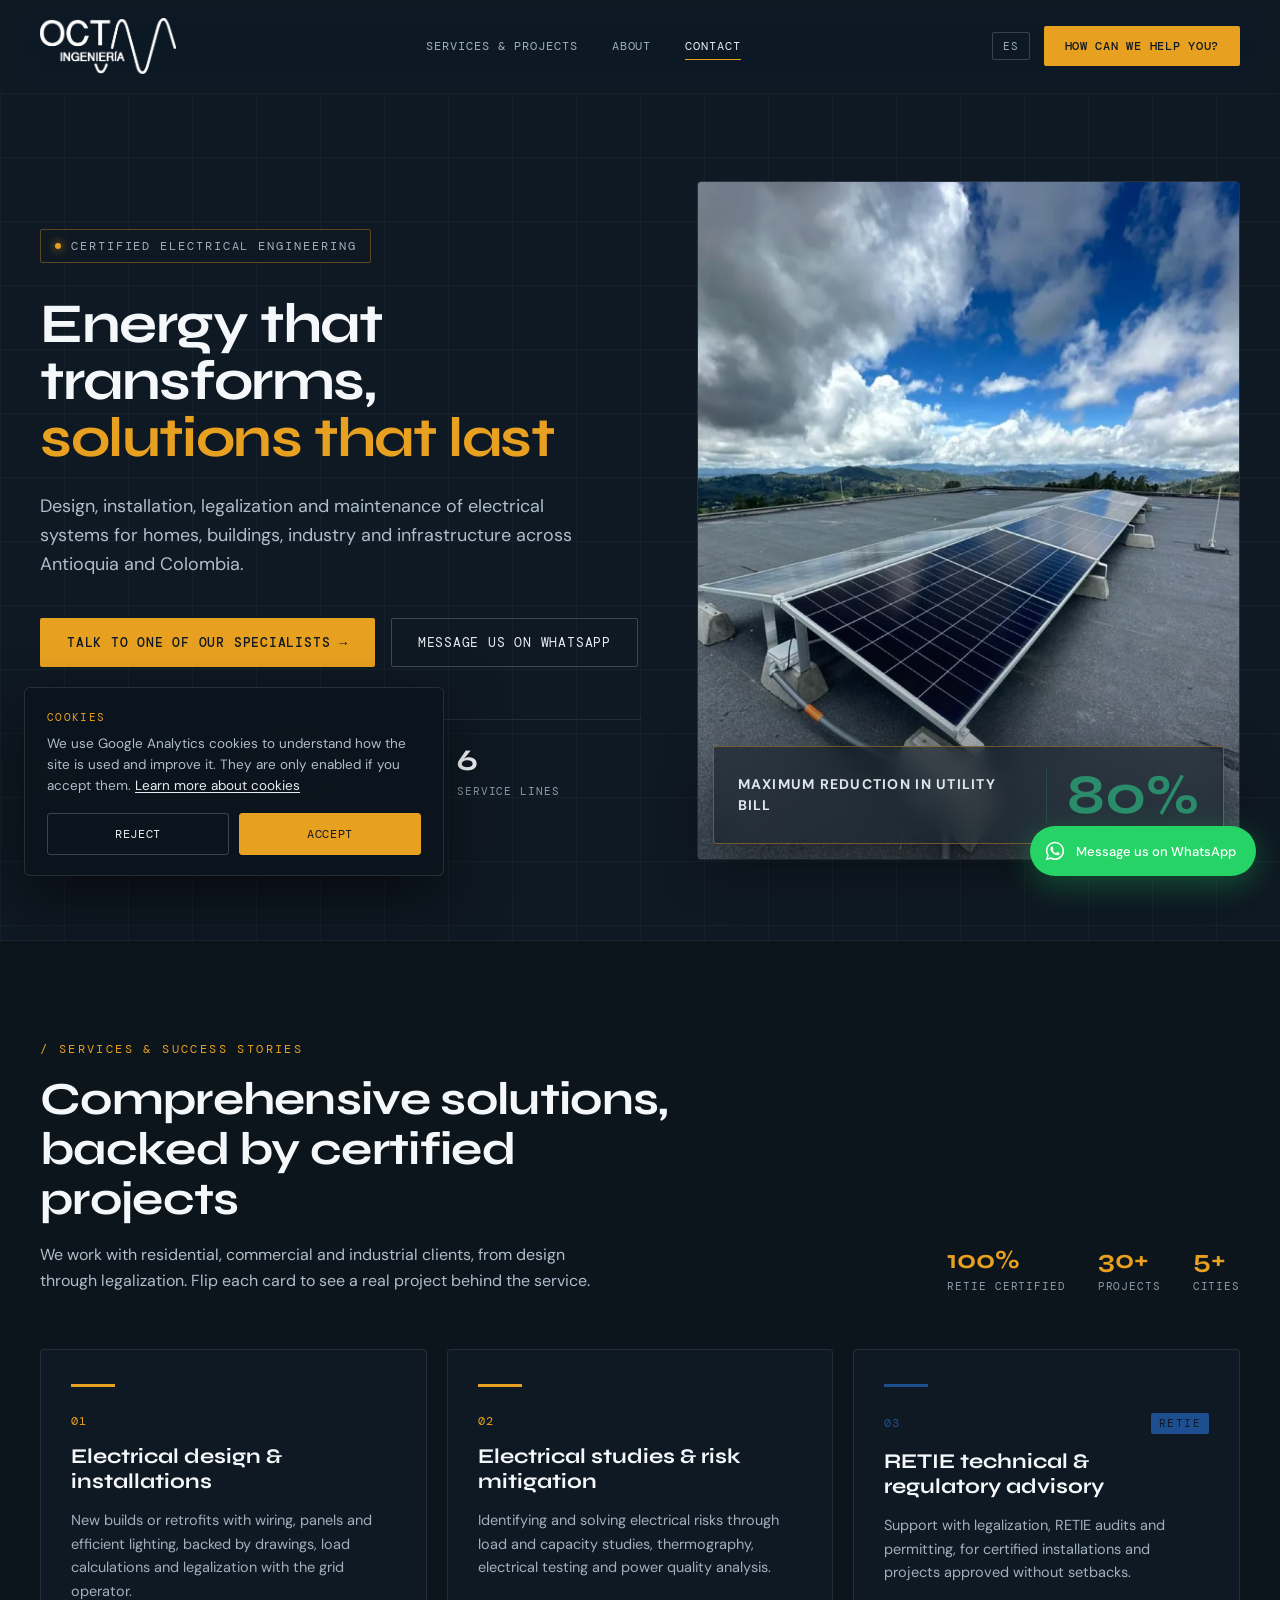
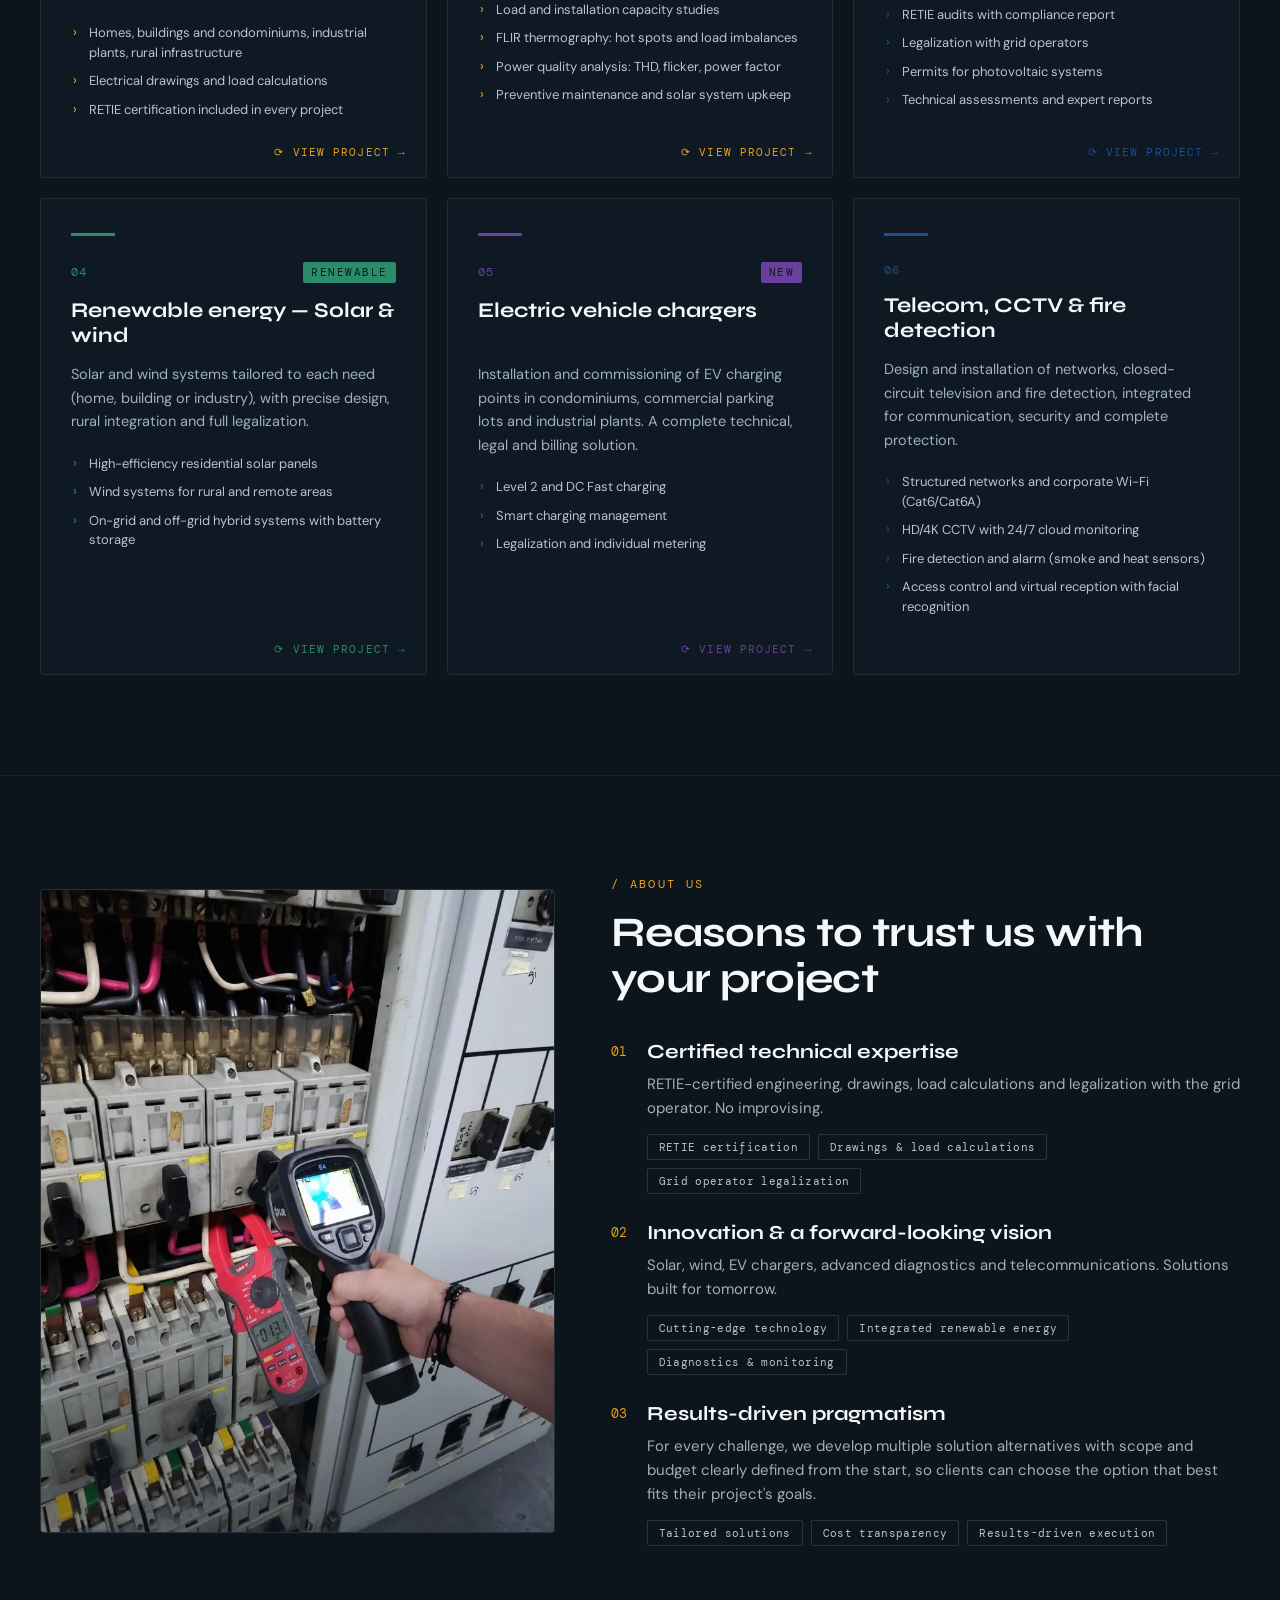
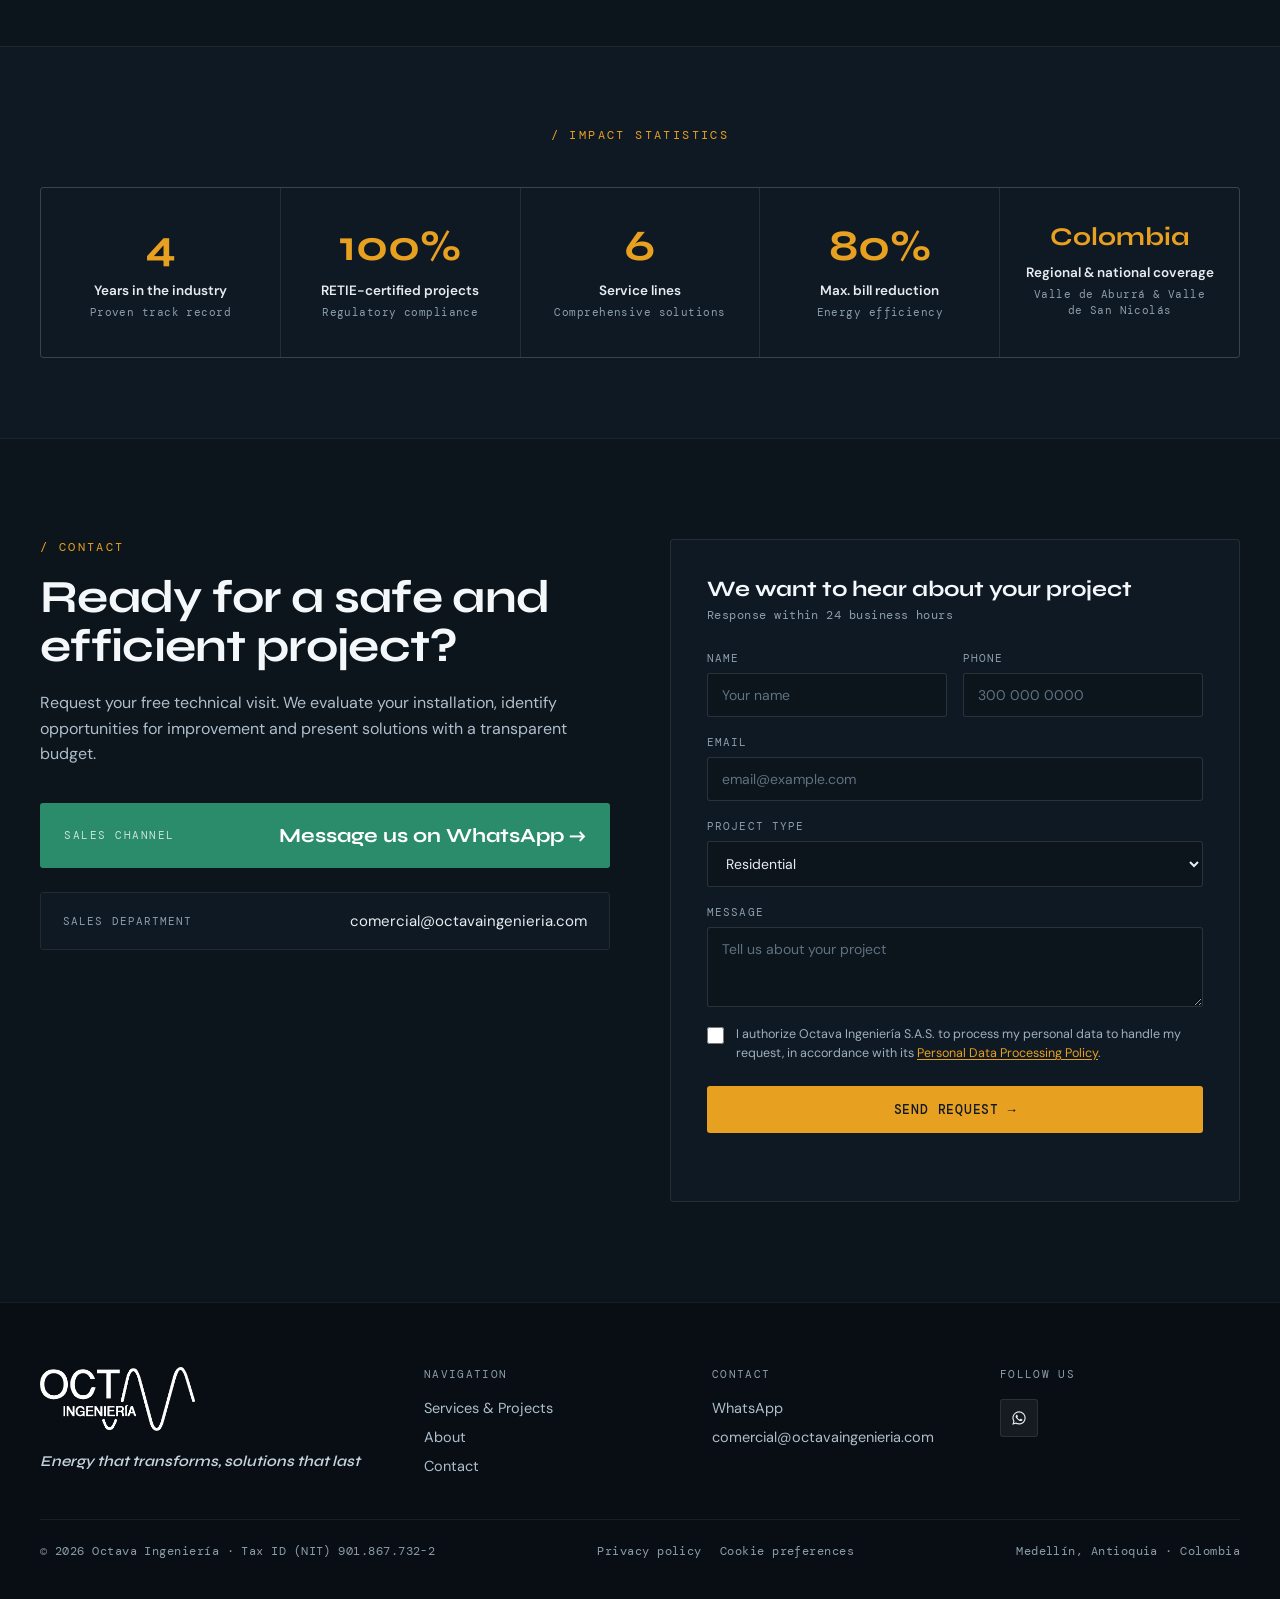
<file: en/index.html>
<!DOCTYPE html>
<html lang="en">
<head>
<meta charset="UTF-8">
<!-- GA:inicio (generado por scripts/build.js, no editar a mano) -->
<!-- Consentimiento: sin cookies de Google hasta que el visitante acepte -->
<script>
  window.dataLayer = window.dataLayer || [];
  function gtag(){dataLayer.push(arguments);}
  (function () {
    var granted = false;
    try { granted = localStorage.getItem("octava_cookie_consent") === "granted"; } catch (e) {}
    gtag("consent", "default", { ad_storage: "denied", ad_user_data: "denied", ad_personalization: "denied", analytics_storage: granted ? "granted" : "denied" });
    window.octavaGaActive = granted;
    window.octavaTags = { ga: false, gtm: true };
    window.octavaConsent = function (value) {
      window.octavaGaActive = value === "granted";
      gtag("consent", "update", { analytics_storage: window.octavaGaActive ? "granted" : "denied" });
    };
  })();
</script>
<!-- Google Tag Manager -->
<script>(function(w,d,s,l,i){w[l]=w[l]||[];w[l].push({'gtm.start':
new Date().getTime(),event:'gtm.js'});var f=d.getElementsByTagName(s)[0],
j=d.createElement(s),dl=l!='dataLayer'?'&l='+l:'';j.async=true;j.src=
'https://www.googletagmanager.com/gtm.js?id='+i+dl;f.parentNode.insertBefore(j,f);
})(window,document,'script','dataLayer','GTM-WXCRQNGM');</script>
<!-- End Google Tag Manager -->
<!-- GA:fin -->
<meta name="viewport" content="width=device-width, initial-scale=1.0">
<title>Octava Ingeniería | RETIE Electrical Contractor, Medellín</title>
<meta name="description" content="RETIE-certified electrical installations, solar power, EV chargers, CCTV and diagnostics in Medellín and Antioquia. Free technical visit.">
<meta name="keywords" content="electrical engineering Medellin, electrical installations Antioquia, solar panels Medellin, EV chargers condominium, RETIE Colombia, electrical maintenance, renewable energy Antioquia, CCTV Medellin">
<meta name="robots" content="index, follow">
<meta name="author" content="Octava Ingeniería S.A.S.">
<link rel="canonical" href="https://octavaingenieria.com/en/">
<link rel="alternate" hreflang="es" href="https://octavaingenieria.com/">
<link rel="alternate" hreflang="en" href="https://octavaingenieria.com/en/">
<link rel="alternate" hreflang="x-default" href="https://octavaingenieria.com/">

<meta property="og:type" content="website">
<meta property="og:locale" content="en_US">
<meta property="og:title" content="Octava Ingeniería | Energy that transforms, solutions that last">
<meta property="og:description" content="Certified electrical engineering for homes, buildings and industry in Antioquia. RETIE, solar, wind, EV chargers, CCTV and advanced diagnostics.">
<meta property="og:url" content="https://octavaingenieria.com/en/">
<meta property="og:site_name" content="Octava Ingeniería S.A.S.">
<meta property="og:image" content="https://octavaingenieria.com/assets/img/og.jpg">
<meta property="og:image:width" content="1200">
<meta property="og:image:height" content="630">
<meta property="og:image:alt" content="Photovoltaic solar panels installed on a rooftop with the Antioquia mountain range in the background — solar energy project by Octava Ingeniería">
<meta name="twitter:card" content="summary_large_image">
<meta name="twitter:title" content="Octava Ingeniería | Energy that transforms, solutions that last">
<meta name="twitter:description" content="Certified electrical engineering for homes, buildings and industry in Antioquia. RETIE, solar, wind, EV chargers, CCTV and advanced diagnostics.">
<meta name="twitter:image" content="https://octavaingenieria.com/assets/img/og.jpg">

<link rel="icon" type="image/svg+xml" href="data:image/svg+xml,%3Csvg xmlns='http://www.w3.org/2000/svg' viewBox='0 0 32 32'%3E%3Crect width='32' height='32' fill='%230F1923'/%3E%3Cpath d='M2 16 L8 16 L11 8 L16 24 L19 16 L30 16' stroke='%23E8A020' stroke-width='2.5' fill='none' stroke-linecap='square'/%3E%3C/svg%3E">

<link rel="preconnect" href="https://fonts.googleapis.com">
<link rel="preconnect" href="https://fonts.gstatic.com" crossorigin>
<link href="https://fonts.googleapis.com/css2?family=DM+Sans:opsz,wght@9..40,400;9..40,500;9..40,600;9..40,700&family=DM+Mono:wght@400;500&family=Syne:wght@600;700;800&display=swap" rel="stylesheet">
<link rel="stylesheet" href="/assets/css/style.css?v=927799cf">

<script type="application/ld+json">
{
  "@context": "https://schema.org",
  "@graph": [
    {
      "@type": "Electrician",
      "@id": "https://octavaingenieria.com/#empresa",
      "name": "Octava Ingeniería",
      "legalName": "Octava Ingeniería S.A.S.",
      "alternateName": [
        "Octava Ingeniería S.A.S.",
        "Octava Ingenieria",
        "Octava Ingeniería Eléctrica"
      ],
      "description": "RETIE-certified electrical installations, solar power, EV chargers, CCTV and diagnostics in Medellín and Antioquia. Free technical visit.",
      "slogan": "Energy that transforms, solutions that last",
      "url": "https://octavaingenieria.com/",
      "logo": "https://octavaingenieria.com/assets/img/logo-negro.png",
      "image": [
        "https://octavaingenieria.com/assets/img/og.jpg",
        "https://octavaingenieria.com/assets/img/hero.jpg"
      ],
      "telephone": "+573193488565",
      "email": "comercial@octavaingenieria.com",
      "taxID": "901.867.732-2",
      "address": {
        "@type": "PostalAddress",
        "streetAddress": "Calle 42C #88-64",
        "addressLocality": "Medellín",
        "addressRegion": "Antioquia",
        "addressCountry": "CO"
      },
      "areaServed": [
        {
          "@type": "City",
          "name": "Medellín, Antioquia"
        },
        {
          "@type": "City",
          "name": "Envigado, Antioquia"
        },
        {
          "@type": "City",
          "name": "Itagüí, Antioquia"
        },
        {
          "@type": "City",
          "name": "Rionegro, Antioquia"
        },
        {
          "@type": "City",
          "name": "El Retiro, Antioquia"
        },
        {
          "@type": "AdministrativeArea",
          "name": "Valle de Aburrá"
        },
        {
          "@type": "AdministrativeArea",
          "name": "Valle de San Nicolás"
        },
        {
          "@type": "AdministrativeArea",
          "name": "Antioquia"
        },
        {
          "@type": "Country",
          "name": "Colombia"
        }
      ],
      "knowsAbout": [
        "Electrical design & installations",
        "Electrical studies & risk mitigation",
        "RETIE technical & regulatory advisory",
        "Renewable energy — Solar & wind",
        "Electric vehicle chargers",
        "Telecom, CCTV & fire detection",
        "RETIE",
        "Certificación de instalaciones eléctricas"
      ],
      "hasOfferCatalog": {
        "@type": "OfferCatalog",
        "name": "Comprehensive solutions, backed by certified projects",
        "itemListElement": [
          {
            "@type": "Offer",
            "itemOffered": {
              "@type": "Service",
              "name": "Electrical design & installations",
              "description": "New builds or retrofits with wiring, panels and efficient lighting, backed by drawings, load calculations and legalization with the grid operator.",
              "provider": {
                "@id": "https://octavaingenieria.com/#empresa"
              },
              "areaServed": {
                "@type": "AdministrativeArea",
                "name": "Antioquia, Colombia"
              }
            }
          },
          {
            "@type": "Offer",
            "itemOffered": {
              "@type": "Service",
              "name": "Electrical studies & risk mitigation",
              "description": "Identifying and solving electrical risks through load and capacity studies, thermography, electrical testing and power quality analysis.",
              "provider": {
                "@id": "https://octavaingenieria.com/#empresa"
              },
              "areaServed": {
                "@type": "AdministrativeArea",
                "name": "Antioquia, Colombia"
              }
            }
          },
          {
            "@type": "Offer",
            "itemOffered": {
              "@type": "Service",
              "name": "RETIE technical & regulatory advisory",
              "description": "Support with legalization, RETIE audits and permitting, for certified installations and projects approved without setbacks.",
              "provider": {
                "@id": "https://octavaingenieria.com/#empresa"
              },
              "areaServed": {
                "@type": "AdministrativeArea",
                "name": "Antioquia, Colombia"
              }
            }
          },
          {
            "@type": "Offer",
            "itemOffered": {
              "@type": "Service",
              "name": "Renewable energy — Solar & wind",
              "description": "Solar and wind systems tailored to each need (home, building or industry), with precise design, rural integration and full legalization.",
              "provider": {
                "@id": "https://octavaingenieria.com/#empresa"
              },
              "areaServed": {
                "@type": "AdministrativeArea",
                "name": "Antioquia, Colombia"
              }
            }
          },
          {
            "@type": "Offer",
            "itemOffered": {
              "@type": "Service",
              "name": "Electric vehicle chargers",
              "description": "Installation and commissioning of EV charging points in condominiums, commercial parking lots and industrial plants. A complete technical, legal and billing solution.",
              "provider": {
                "@id": "https://octavaingenieria.com/#empresa"
              },
              "areaServed": {
                "@type": "AdministrativeArea",
                "name": "Antioquia, Colombia"
              }
            }
          },
          {
            "@type": "Offer",
            "itemOffered": {
              "@type": "Service",
              "name": "Telecom, CCTV & fire detection",
              "description": "Design and installation of networks, closed-circuit television and fire detection, integrated for communication, security and complete protection.",
              "provider": {
                "@id": "https://octavaingenieria.com/#empresa"
              },
              "areaServed": {
                "@type": "AdministrativeArea",
                "name": "Antioquia, Colombia"
              }
            }
          }
        ]
      },
      "contactPoint": {
        "@type": "ContactPoint",
        "contactType": "sales",
        "telephone": "+573193488565",
        "email": "comercial@octavaingenieria.com",
        "areaServed": "CO",
        "availableLanguage": [
          "es",
          "en"
        ]
      },
      "openingHoursSpecification": [
        {
          "@type": "OpeningHoursSpecification",
          "dayOfWeek": [
            "Monday",
            "Tuesday",
            "Wednesday",
            "Thursday",
            "Friday"
          ],
          "opens": "08:00",
          "closes": "18:00"
        },
        {
          "@type": "OpeningHoursSpecification",
          "dayOfWeek": [
            "Saturday"
          ],
          "opens": "09:00",
          "closes": "13:00"
        }
      ]
    },
    {
      "@type": "WebSite",
      "@id": "https://octavaingenieria.com/#sitio",
      "url": "https://octavaingenieria.com/",
      "name": "Octava Ingeniería",
      "inLanguage": [
        "es-CO",
        "en"
      ],
      "publisher": {
        "@id": "https://octavaingenieria.com/#empresa"
      }
    },
    {
      "@type": "WebPage",
      "@id": "https://octavaingenieria.com/en/#pagina",
      "url": "https://octavaingenieria.com/en/",
      "name": "Octava Ingeniería | RETIE Electrical Contractor, Medellín",
      "description": "RETIE-certified electrical installations, solar power, EV chargers, CCTV and diagnostics in Medellín and Antioquia. Free technical visit.",
      "inLanguage": "en",
      "isPartOf": {
        "@id": "https://octavaingenieria.com/#sitio"
      },
      "about": {
        "@id": "https://octavaingenieria.com/#empresa"
      },
      "primaryImageOfPage": "https://octavaingenieria.com/assets/img/og.jpg"
    }
  ]
}
</script>
</head>
<body>
<!-- GTM-body:inicio -->
<!-- Google Tag Manager (noscript) -->
<noscript><iframe src="https://www.googletagmanager.com/ns.html?id=GTM-WXCRQNGM"
height="0" width="0" style="display:none;visibility:hidden"></iframe></noscript>
<!-- End Google Tag Manager (noscript) -->
<!-- GTM-body:fin -->
<a class="skip-link" href="#main">Skip to main content</a>

<header class="site-nav">
  <div class="nav-row">
    <a href="/en/" class="nav-logo" aria-label="Octava Ingeniería S.A.S.">
      <img src="/assets/img/logo-blanco.png" alt="Octava Ingeniería S.A.S." width="175" height="56">
    </a>
    <nav class="nav-links" aria-label="Main navigation">
      <a class="nl" href="#servicios">Services &amp; Projects</a>
      <a class="nl" href="#nosotros">About</a>
      <a class="nl" href="#contacto">Contact</a>
    </nav>
    <div style="display:flex;align-items:center;gap:14px">
      <a class="lang-switch" href="/" hreflang="es">ES</a>
      <a href="#contacto" class="btn btn-amber nav-cta btn-bulb">How can we help you?</a>
      <button type="button" class="burger r-burger" data-burger aria-label="Open menu" aria-expanded="false">☰</button>
    </div>
  </div>
  <nav class="mobile-menu" data-mobile-menu aria-label="Mobile menu">
    <a href="#servicios">Services &amp; Projects</a>
    <a href="#nosotros">About</a>
    <a href="#contacto">Contact</a>
    <a class="mm-lang" href="/">ES</a>
  </nav>
</header>

<main id="main">

  <!-- HERO -->
  <section class="hero" id="inicio" aria-label="Hero">
    <div class="hero-grid-bg"></div>
    <div class="wrap">
      <div class="hero-inner">
        <div>
          <div class="hero-in d1 hero-eyebrow glass"><span class="dot"></span>Certified electrical engineering</div>
          <h1 class="hero-in d2">Energy that transforms, <span class="accent">solutions that last</span></h1>
          <p class="hero-sub hero-in d3">Design, installation, legalization and maintenance of electrical systems for homes, buildings, industry and infrastructure across Antioquia and Colombia.</p>
          <div class="hero-ctas hero-in d4">
            <a href="#contacto" class="btn btn-amber btn-bulb">Talk to one of our specialists →</a>
            <a href="https://wa.me/573193488565" target="_blank" rel="noopener" class="btn btn-outline btn-battery">Message us on WhatsApp</a>
          </div>
          <div class="hero-figures hero-in d5">
          <div class="hero-figure">
            <div class="num">4</div>
            <div class="lbl">Years in the industry</div>
          </div>
          <div class="hero-figure">
            <div class="num">100%</div>
            <div class="lbl">RETIE certified</div>
          </div>
          <div class="hero-figure">
            <div class="num">6</div>
            <div class="lbl">Service lines</div>
          </div></div>
        </div>
        <div class="hero-photo">
          <div class="hero-photo-frame">
            <picture><source type="image/webp" srcset="/assets/img/hero-480.webp 480w, /assets/img/hero-800.webp 800w, /assets/img/hero-1200.webp 1200w" sizes="(max-width:960px) 92vw, 42vw"><img id="heroImg" src="/assets/img/hero.jpg" alt="Photovoltaic solar panels installed on a rooftop with the Antioquia mountain range in the background — solar energy project by Octava Ingeniería" width="960" height="1200" fetchpriority="high" decoding="async"></picture>
          </div>
          <div class="hero-badge glass hero-in d5">
            <div class="lbl">Maximum reduction in utility bill</div>
            <div class="divider"></div>
            <div class="val">80%</div>
          </div>
        </div>
      </div>
    </div>
  </section>

  <!-- SERVICIOS -->
  <section id="servicios" class="section" aria-label="Services">
    <div class="section-inner">
      <div class="svc-head rv">
        <div class="copy">
          <div class="eyebrow">/ Services & success stories</div>
          <h2 class="h2">Comprehensive solutions, backed by certified projects</h2>
          <p class="lead">We work with residential, commercial and industrial clients, from design through legalization. Flip each card to see a real project behind the service.</p>
        </div>
        <div class="svc-stats">
          <div class="stat">
            <div class="num">100%</div>
            <div class="lbl">RETIE certified</div>
          </div>
          <div class="stat">
            <div class="num">30+</div>
            <div class="lbl">Projects</div>
          </div>
          <div class="stat">
            <div class="num">5+</div>
            <div class="lbl">Cities</div>
          </div></div>
      </div>
      <div class="svc-grid r-svc">
      <div class="svc-card rv can-flip">
        <div class="flip-inner">
        <div class="flip-front" style="">
          <div class="bar bg-amber"></div>
          <div class="row-top">
            <span class="idx color-amber">01</span>
            
          </div>
          <h3>Electrical design &amp; installations</h3>
          <p>New builds or retrofits with wiring, panels and efficient lighting, backed by drawings, load calculations and legalization with the grid operator.</p>
          <ul class="bullets"><li><span class="chev color-amber">›</span><span>Homes, buildings and condominiums, industrial plants, rural infrastructure</span></li><li><span class="chev color-amber">›</span><span>Electrical drawings and load calculations</span></li><li><span class="chev color-amber">›</span><span>RETIE certification included in every project</span></li></ul>
          <div class="flip-hint color-amber">⟳ View project →</div>
        </div>
        <div class="flip-back border-amber">
          <picture><source type="image/webp" srcset="/assets/img/back-01-480.webp 480w, /assets/img/back-01-800.webp 800w" sizes="(max-width:600px) 92vw, (max-width:960px) 46vw, 30vw"><img src="/assets/img/back-01.jpg" alt="Residential interior with certified lighting installation by Octava Ingeniería" loading="lazy" decoding="async"></picture>
          <div class="scrim"></div>
          <div class="content">
            <span class="cat bg-amber">Electrical installation</span>
            <div class="body">
              <ul class="bullets"></ul>
              
              <div class="loc"><span class="color-amber">◆</span>Rionegro, Antioquia · Condominium</div>
              <div class="title">Electrical installation — Multi-family building</div>
              <div>
                <div class="result-rule"></div>
                <div class="result-lbl">Resultado</div>
                <div class="result-val">Common areas and apartments fully lit</div>
              </div>
            </div>
          </div>
        </div>
        </div>
      </div>
      <div class="svc-card rv can-flip">
        <div class="flip-inner">
        <div class="flip-front" style="">
          <div class="bar bg-amber"></div>
          <div class="row-top">
            <span class="idx color-amber">02</span>
            
          </div>
          <h3>Electrical studies &amp; risk mitigation</h3>
          <p>Identifying and solving electrical risks through load and capacity studies, thermography, electrical testing and power quality analysis.</p>
          <ul class="bullets"><li><span class="chev color-amber">›</span><span>Load and installation capacity studies</span></li><li><span class="chev color-amber">›</span><span>FLIR thermography: hot spots and load imbalances</span></li><li><span class="chev color-amber">›</span><span>Power quality analysis: THD, flicker, power factor</span></li><li><span class="chev color-amber">›</span><span>Preventive maintenance and solar system upkeep</span></li></ul>
          <div class="flip-hint color-amber">⟳ View project →</div>
        </div>
        <div class="flip-back border-amber">
          <picture><source type="image/webp" srcset="/assets/img/back-02-480.webp 480w, /assets/img/back-02-800.webp 800w" sizes="(max-width:600px) 92vw, (max-width:960px) 46vw, 30vw"><img src="/assets/img/back-02.jpg" alt="FLIR thermal camera detecting hot spots on an electrical panel during a diagnostic by Octava Ingeniería" loading="lazy" decoding="async"></picture>
          <div class="scrim"></div>
          <div class="content">
            <span class="cat bg-amber">Thermography</span>
            <div class="body">
              <ul class="bullets"></ul>
              
              <div class="loc"><span class="color-amber">◆</span>Medellín, Antioquia · Electrical system</div>
              <div class="title">Thermographic diagnostics — Electrical system</div>
              <div>
                <div class="result-rule"></div>
                <div class="result-lbl">Resultado</div>
                <div class="result-val">3 critical faults detected · 0 outages</div>
              </div>
            </div>
          </div>
        </div>
        </div>
      </div>
      <div class="svc-card rv can-flip">
        <div class="flip-inner">
        <div class="flip-front" style="">
          <div class="bar bg-blue"></div>
          <div class="row-top">
            <span class="idx color-blue">03</span>
            <span class="tag bg-blue" style="color:#0F1923">RETIE</span>
          </div>
          <h3>RETIE technical &amp; regulatory advisory</h3>
          <p>Support with legalization, RETIE audits and permitting, for certified installations and projects approved without setbacks.</p>
          <ul class="bullets"><li><span class="chev color-blue">›</span><span>RETIE audits with compliance report</span></li><li><span class="chev color-blue">›</span><span>Legalization with grid operators</span></li><li><span class="chev color-blue">›</span><span>Permits for photovoltaic systems</span></li><li><span class="chev color-blue">›</span><span>Technical assessments and expert reports</span></li></ul>
          <div class="flip-hint color-blue">⟳ View project →</div>
        </div>
        <div class="flip-back border-blue">
          <picture><source type="image/webp" srcset="/assets/img/back-03-480.webp 480w, /assets/img/back-03-800.webp 800w" sizes="(max-width:600px) 92vw, (max-width:960px) 46vw, 30vw"><img src="/assets/img/back-03.jpg" alt="Industrial electrical panel with copper connections reviewed during a technical audit by Octava Ingeniería" loading="lazy" decoding="async"></picture>
          <div class="scrim"></div>
          <div class="content">
            <span class="cat bg-blue">Industrial</span>
            <div class="body">
              <ul class="bullets"></ul>
              
              <div class="loc"><span class="color-blue">◆</span>Itagüí, Antioquia · Industrial</div>
              <div class="title">Electrical retrofit — Production plant</div>
              <div>
                <div class="result-rule"></div>
                <div class="result-lbl">Resultado</div>
                <div class="result-val">RETIE certified · 30% reduction in consumption</div>
              </div>
            </div>
          </div>
        </div>
        </div>
      </div>
      <div class="svc-card rv can-flip">
        <div class="flip-inner">
        <div class="flip-front" style="">
          <div class="bar bg-green"></div>
          <div class="row-top">
            <span class="idx color-green">04</span>
            <span class="tag bg-green" style="color:#0F1923">Renewable</span>
          </div>
          <h3>Renewable energy — Solar &amp; wind</h3>
          <p>Solar and wind systems tailored to each need (home, building or industry), with precise design, rural integration and full legalization.</p>
          <ul class="bullets"><li><span class="chev color-green">›</span><span>High-efficiency residential solar panels</span></li><li><span class="chev color-green">›</span><span>Wind systems for rural and remote areas</span></li><li><span class="chev color-green">›</span><span>On-grid and off-grid hybrid systems with battery storage</span></li></ul>
          <div class="flip-hint color-green">⟳ View project →</div>
        </div>
        <div class="flip-back border-green">
          <picture><source type="image/webp" srcset="/assets/img/back-04-480.webp 480w, /assets/img/back-04-800.webp 800w" sizes="(max-width:600px) 92vw, (max-width:960px) 46vw, 30vw"><img src="/assets/img/back-04.jpg" alt="Photovoltaic solar panels installed on the roof of a single-family home in El Retiro, Antioquia" loading="lazy" decoding="async"></picture>
          <div class="scrim"></div>
          <div class="content">
            <span class="cat bg-green">Solar photovoltaic</span>
            <div class="body">
              <ul class="bullets"></ul>
              
              <div class="loc"><span class="color-green">◆</span>El Retiro, Antioquia · Residential</div>
              <div class="title">Photovoltaic solar system — Single-family home</div>
              <div>
                <div class="result-rule"></div>
                <div class="result-lbl">Resultado</div>
                <div class="result-val">80% reduction in the utility bill amount</div>
              </div>
            </div>
          </div>
        </div>
        </div>
      </div>
      <div class="svc-card rv can-flip">
        <div class="flip-inner">
        <div class="flip-front" style="">
          <div class="bar bg-violet"></div>
          <div class="row-top">
            <span class="idx color-violet">05</span>
            <span class="tag bg-violet" style="color:#0F1923">New</span>
          </div>
          <h3>Electric vehicle chargers</h3>
          <p>Installation and commissioning of EV charging points in condominiums, commercial parking lots and industrial plants. A complete technical, legal and billing solution.</p>
          <ul class="bullets"><li><span class="chev color-violet">›</span><span>Level 2 and DC Fast charging</span></li><li><span class="chev color-violet">›</span><span>Smart charging management</span></li><li><span class="chev color-violet">›</span><span>Legalization and individual metering</span></li></ul>
          <div class="flip-hint color-violet">⟳ View project →</div>
        </div>
        <div class="flip-back border-violet">
          <picture><source type="image/webp" srcset="/assets/img/back-05-480.webp 480w, /assets/img/back-05-800.webp 800w, /assets/img/back-05-1200.webp 1200w" sizes="(max-width:600px) 92vw, (max-width:960px) 46vw, 30vw"><img src="/assets/img/back-05.jpg" alt="Nighttime aerial view of a residential complex with parking ready for electric vehicle chargers in Envigado, Antioquia" loading="lazy" decoding="async"></picture>
          <div class="scrim"></div>
          <div class="content">
            <span class="cat bg-violet">EV chargers</span>
            <div class="body">
              <ul class="bullets"><li><span class="chev color-violet">›</span><span>Infrastructure and installation capacity assessment</span></li><li><span class="chev color-violet">›</span><span>Level 2 and DC Fast installation</span></li><li><span class="chev color-violet">›</span><span>Smart charging: remote monitoring and control</span></li><li><span class="chev color-violet">›</span><span>Legalization and individual metering per user</span></li></ul>
              <div class="quote border-violet">“Ideal for condominiums and parking lots”</div>
              <div class="loc"><span class="color-violet">◆</span>Envigado, Antioquia · Condominium</div>
              <div class="title">EV charger installation — Residential condominium</div>
              <div>
                <div class="result-rule"></div>
                <div class="result-lbl">Resultado</div>
                <div class="result-val">8 charging points · individual metering</div>
              </div>
            </div>
          </div>
        </div>
        </div>
      </div>
      <div class="svc-card rv">
        <div class="flip-inner">
        <div class="flip-front" style="">
          <div class="bar bg-blue"></div>
          <div class="row-top">
            <span class="idx color-blue">06</span>
            
          </div>
          <h3>Telecom, CCTV &amp; fire detection</h3>
          <p>Design and installation of networks, closed-circuit television and fire detection, integrated for communication, security and complete protection.</p>
          <ul class="bullets"><li><span class="chev color-blue">›</span><span>Structured networks and corporate Wi-Fi (Cat6/Cat6A)</span></li><li><span class="chev color-blue">›</span><span>HD/4K CCTV with 24/7 cloud monitoring</span></li><li><span class="chev color-blue">›</span><span>Fire detection and alarm (smoke and heat sensors)</span></li><li><span class="chev color-blue">›</span><span>Access control and virtual reception with facial recognition</span></li></ul>
          
        </div>
        </div>
      </div></div>
    </div>
  </section>

  <!-- NOSOTROS -->
  <section id="nosotros" class="section" aria-label="About">
    <div class="section-inner nos-grid rv">
      <div class="nos-photo">
        <picture><source type="image/webp" srcset="/assets/img/about-480.webp 480w, /assets/img/about-800.webp 800w, /assets/img/about-1200.webp 1200w" sizes="(max-width:960px) 92vw, 42vw"><img src="/assets/img/about.jpg" alt="Octava Ingeniería engineer performing a technical diagnostic with a thermal camera and clamp meter" width="900" height="1125" loading="lazy" decoding="async"></picture>
      </div>
      <div>
        <div class="eyebrow">/ About us</div>
        <h2 class="nos-title">Reasons to trust us with your project</h2>
        <div class="nos-items">
          <div class="nos-item">
            <div class="num">01</div>
            <div>
              <h3>Certified technical expertise</h3>
              <p>RETIE-certified engineering, drawings, load calculations and legalization with the grid operator. No improvising.</p>
              <div class="nos-tags"><span>RETIE certification</span><span>Drawings & load calculations</span><span>Grid operator legalization</span></div>
            </div>
          </div>
          <div class="nos-item">
            <div class="num">02</div>
            <div>
              <h3>Innovation &amp; a forward-looking vision</h3>
              <p>Solar, wind, EV chargers, advanced diagnostics and telecommunications. Solutions built for tomorrow.</p>
              <div class="nos-tags"><span>Cutting-edge technology</span><span>Integrated renewable energy</span><span>Diagnostics & monitoring</span></div>
            </div>
          </div>
          <div class="nos-item">
            <div class="num">03</div>
            <div>
              <h3>Results-driven pragmatism</h3>
              <p>For every challenge, we develop multiple solution alternatives with scope and budget clearly defined from the start, so clients can choose the option that best fits their project's goals.</p>
              <div class="nos-tags"><span>Tailored solutions</span><span>Cost transparency</span><span>Results-driven execution</span></div>
            </div>
          </div></div>
      </div>
    </div>
  </section>

  <!-- STATS -->
  <section class="section section-alt" aria-label="Statistics">
    <div class="section-inner" style="padding-top:80px;padding-bottom:80px">
      <div class="eyebrow stats-eyebrow">/ Impact statistics</div>
      <div class="stats-grid rv">
        <div class="cell">
          <div class="val" style="font-size:clamp(34px,3.4vw,50px)">4</div>
          <div class="lbl">Years in the industry</div>
          <div class="sub">Proven track record</div>
        </div>
        <div class="cell">
          <div class="val" style="font-size:clamp(34px,3.4vw,50px)">100%</div>
          <div class="lbl">RETIE-certified projects</div>
          <div class="sub">Regulatory compliance</div>
        </div>
        <div class="cell">
          <div class="val" style="font-size:clamp(34px,3.4vw,50px)">6</div>
          <div class="lbl">Service lines</div>
          <div class="sub">Comprehensive solutions</div>
        </div>
        <div class="cell">
          <div class="val" style="font-size:clamp(34px,3.4vw,50px)">80%</div>
          <div class="lbl">Max. bill reduction</div>
          <div class="sub">Energy efficiency</div>
        </div>
        <div class="cell">
          <div class="val" style="font-size:clamp(22px,2vw,30px)">Colombia</div>
          <div class="lbl">Regional &amp; national coverage</div>
          <div class="sub">Valle de Aburrá &amp; Valle de San Nicolás</div>
        </div></div>
    </div>
  </section>

  <!-- CONTACTO -->
  <section id="contacto" class="section" aria-label="Contact">
    <div class="section-inner contact-grid rv">
      <div>
        <div class="eyebrow">/ Contact</div>
        <h2 class="h2">Ready for a safe and efficient project?</h2>
        <p class="lead">Request your free technical visit. We evaluate your installation, identify opportunities for improvement and present solutions with a transparent budget.</p>

        <a href="https://wa.me/573193488565" target="_blank" rel="noopener" class="wa-cta btn-battery bb-green">
          <span class="lbl">Sales channel</span>
          <span class="cta">Message us on WhatsApp →</span>
        </a>

        <div class="contact-links">
          <a href="mailto:comercial@octavaingenieria.com">
            <span class="lbl">Sales department</span>
            <span class="val">comercial@octavaingenieria.com</span>
          </a>
        </div>
      </div>

      <div class="contact-form">
        <div class="title">We want to hear about your project</div>
        <div class="sub">Response within 24 business hours</div>
        <form
          name="contacto"
          method="POST"
          data-netlify="true"
          netlify-honeypot="empresa"
          action="/en/thank-you.html"
          data-contact-form
          data-sending-label="Sending…"
          data-success-message="Thank you. We've received your request and will contact you within 24 business hours."
          data-error-message="We couldn't send your request. Message us directly on WhatsApp or email."
        >
          <input type="hidden" name="form-name" value="contacto">
          <input type="hidden" name="idioma" value="en">
          <p class="hp-field"><label>No llenar / Do not fill<input name="empresa" tabindex="-1" autocomplete="off"></label></p>
          <div class="form-row2">
            <label class="field">
              <span>Name</span>
              <input type="text" name="nombre" required placeholder="Your name">
            </label>
            <label class="field">
              <span>Phone</span>
              <input type="tel" name="telefono" required placeholder="300 000 0000">
            </label>
          </div>
          <label class="field">
            <span>Email</span>
            <input type="email" name="correo" required placeholder="email@example.com">
          </label>
          <label class="field">
            <span>Project type</span>
            <select name="tipo_proyecto"><option>Residential</option><option>Commercial / condominium</option><option>Industrial</option><option>Solar / wind energy</option><option>EV chargers</option><option>Telecom / CCTV</option></select>
          </label>
          <label class="field">
            <span>Message</span>
            <textarea rows="3" name="mensaje" placeholder="Tell us about your project"></textarea>
          </label>
          <label class="consent">
            <input type="checkbox" name="autorizacion_datos" value="Yes, I accept the Personal Data Processing Policy" required>
            <span>I authorize Octava Ingeniería S.A.S. to process my personal data to handle my request, in accordance with its <a href="/en/privacy-policy.html" target="_blank" rel="noopener">Personal Data Processing Policy</a>.</span>
          </label>
          <button type="submit" class="form-submit btn-bulb">Send request →</button>
          <p class="form-note" data-form-note role="status" aria-live="polite"></p>
        </form>
      </div>
    </div>
  </section>

</main>

<!-- FOOTER -->
<footer class="site-footer">
  <div class="footer-inner">
    <div class="footer-grid">
      <div class="footer-brand">
        <img src="/assets/img/logo-blanco.png" alt="Octava Ingeniería S.A.S." width="220" height="72">
        <p>Energy that transforms, solutions that last</p>
      </div>
      <div class="footer-col">
        <h3>Navigation</h3>
        <div class="links">
          <a href="#servicios">Services &amp; Projects</a>
          <a href="#nosotros">About</a>
          <a href="#contacto">Contact</a>
        </div>
      </div>
      <div class="footer-col">
        <h3>Contact</h3>
        <div class="links">
          <a href="https://wa.me/573193488565" target="_blank" rel="noopener">WhatsApp</a>
          <a href="mailto:comercial@octavaingenieria.com">comercial@octavaingenieria.com</a>
        </div>
      </div>
      <div class="footer-col">
        <h3>Follow us</h3>
        <div class="footer-social">
          <a href="https://wa.me/573193488565" target="_blank" rel="noopener" aria-label="WhatsApp">
            <svg width="16" height="16" viewBox="0 0 24 24" fill="currentColor" aria-hidden="true"><path d="M12.04 2C6.58 2 2.13 6.45 2.13 11.91c0 1.75.46 3.45 1.33 4.95L2 22l5.29-1.39a9.9 9.9 0 0 0 4.75 1.21h.01c5.46 0 9.9-4.45 9.9-9.91 0-2.65-1.03-5.14-2.9-7.01A9.87 9.87 0 0 0 12.04 2zm0 18.03h-.01a8.2 8.2 0 0 1-4.2-1.15l-.3-.18-3.14.82.84-3.06-.2-.32a8.2 8.2 0 0 1-1.26-4.33c0-4.54 3.7-8.24 8.25-8.24 2.2 0 4.27.86 5.83 2.42a8.18 8.18 0 0 1 2.41 5.83c0 4.55-3.7 8.24-8.24 8.24zm4.52-6.17c-.25-.12-1.47-.72-1.7-.81-.23-.08-.4-.12-.56.13-.17.25-.65.81-.8.97-.15.17-.29.19-.54.06-.25-.12-1.05-.39-2-1.23-.74-.66-1.24-1.47-1.38-1.72-.15-.25-.02-.38.11-.51.11-.11.25-.29.37-.43.12-.15.16-.25.24-.41.08-.17.04-.31-.02-.44-.06-.12-.56-1.36-.77-1.86-.2-.48-.41-.42-.56-.43h-.48c-.17 0-.44.06-.67.31-.23.25-.87.86-.87 2.09 0 1.23.9 2.42 1.02 2.59.12.17 1.77 2.71 4.29 3.79.6.26 1.07.41 1.43.53.6.19 1.15.16 1.58.1.48-.07 1.47-.6 1.68-1.18.21-.58.21-1.07.15-1.18-.06-.1-.23-.17-.48-.29z"/></svg>
          </a>
        </div>
      </div>
    </div>
    <div class="footer-bottom">
      <span>© 2026 Octava Ingeniería · Tax ID (NIT) 901.867.732-2</span>
      <span class="footer-legal"><a href="/en/privacy-policy.html">Privacy policy</a><button type="button" class="linklike" data-cookie-settings>Cookie preferences</button></span>
      <span>Medellín, Antioquia · Colombia</span>
    </div>
  </div>
</footer>

<div class="cookie-banner" data-cookie-banner role="dialog" aria-live="polite" aria-label="Cookies" hidden>
  <div class="cookie-title">Cookies</div>
  <p>We use Google Analytics cookies to understand how the site is used and improve it. They are only enabled if you accept them. <a href="/en/privacy-policy.html#cookies">Learn more about cookies</a></p>
  <div class="cookie-actions">
    <button type="button" class="cookie-reject" data-cookie-reject>Reject</button>
    <button type="button" class="cookie-accept" data-cookie-accept>Accept</button>
  </div>
</div>

<a href="https://wa.me/573193488565" target="_blank" rel="noopener" class="wa-float" aria-label="Message us on WhatsApp">
  <svg viewBox="0 0 24 24" fill="currentColor" aria-hidden="true"><path d="M12.04 2C6.58 2 2.13 6.45 2.13 11.91c0 1.75.46 3.45 1.33 4.95L2 22l5.29-1.39a9.9 9.9 0 0 0 4.75 1.21h.01c5.46 0 9.9-4.45 9.9-9.91 0-2.65-1.03-5.14-2.9-7.01A9.87 9.87 0 0 0 12.04 2zm0 18.03h-.01a8.2 8.2 0 0 1-4.2-1.15l-.3-.18-3.14.82.84-3.06-.2-.32a8.2 8.2 0 0 1-1.26-4.33c0-4.54 3.7-8.24 8.25-8.24 2.2 0 4.27.86 5.83 2.42a8.18 8.18 0 0 1 2.41 5.83c0 4.55-3.7 8.24-8.24 8.24zm4.52-6.17c-.25-.12-1.47-.72-1.7-.81-.23-.08-.4-.12-.56.13-.17.25-.65.81-.8.97-.15.17-.29.19-.54.06-.25-.12-1.05-.39-2-1.23-.74-.66-1.24-1.47-1.38-1.72-.15-.25-.02-.38.11-.51.11-.11.25-.29.37-.43.12-.15.16-.25.24-.41.08-.17.04-.31-.02-.44-.06-.12-.56-1.36-.77-1.86-.2-.48-.41-.42-.56-.43h-.48c-.17 0-.44.06-.67.31-.23.25-.87.86-.87 2.09 0 1.23.9 2.42 1.02 2.59.12.17 1.77 2.71 4.29 3.79.6.26 1.07.41 1.43.53.6.19 1.15.16 1.58.1.48-.07 1.47-.6 1.68-1.18.21-.58.21-1.07.15-1.18-.06-.1-.23-.17-.48-.29z"/></svg>
  <span>Message us on WhatsApp</span>
</a>

<script src="/assets/js/main.js?v=c9d1c23d"></script>
</body>
</html>
</file>
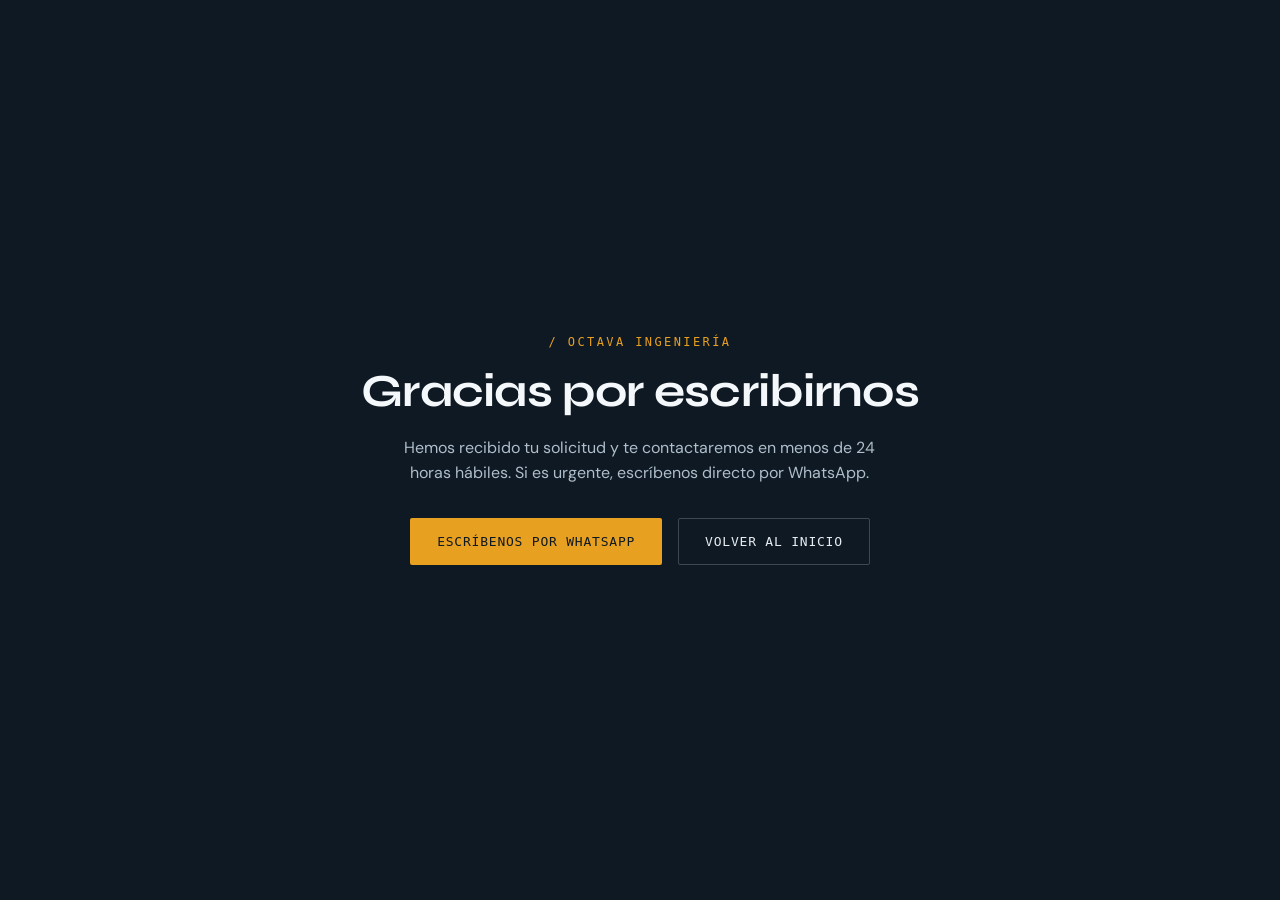
<file: gracias.html>
<!DOCTYPE html>
<html lang="es">
<head>
<meta charset="UTF-8">
<!-- GA:inicio (generado por scripts/build.js, no editar a mano) -->
<!-- Consentimiento: sin cookies de Google hasta que el visitante acepte -->
<script>
  window.dataLayer = window.dataLayer || [];
  function gtag(){dataLayer.push(arguments);}
  (function () {
    var granted = false;
    try { granted = localStorage.getItem("octava_cookie_consent") === "granted"; } catch (e) {}
    gtag("consent", "default", { ad_storage: "denied", ad_user_data: "denied", ad_personalization: "denied", analytics_storage: granted ? "granted" : "denied" });
    window.octavaGaActive = granted;
    window.octavaTags = { ga: false, gtm: true };
    window.octavaConsent = function (value) {
      window.octavaGaActive = value === "granted";
      gtag("consent", "update", { analytics_storage: window.octavaGaActive ? "granted" : "denied" });
    };
  })();
</script>
<!-- Google Tag Manager -->
<script>(function(w,d,s,l,i){w[l]=w[l]||[];w[l].push({'gtm.start':
new Date().getTime(),event:'gtm.js'});var f=d.getElementsByTagName(s)[0],
j=d.createElement(s),dl=l!='dataLayer'?'&l='+l:'';j.async=true;j.src=
'https://www.googletagmanager.com/gtm.js?id='+i+dl;f.parentNode.insertBefore(j,f);
})(window,document,'script','dataLayer','GTM-WXCRQNGM');</script>
<!-- End Google Tag Manager -->
<!-- GA:fin -->
<meta name="viewport" content="width=device-width, initial-scale=1.0">
<title>Gracias — Octava Ingeniería</title>
<meta name="robots" content="noindex">
<link rel="icon" type="image/svg+xml" href="data:image/svg+xml,%3Csvg xmlns='http://www.w3.org/2000/svg' viewBox='0 0 32 32'%3E%3Crect width='32' height='32' fill='%230F1923'/%3E%3Cpath d='M2 16 L8 16 L11 8 L16 24 L19 16 L30 16' stroke='%23E8A020' stroke-width='2.5' fill='none' stroke-linecap='square'/%3E%3C/svg%3E">
<link rel="preconnect" href="https://fonts.googleapis.com">
<link href="https://fonts.googleapis.com/css2?family=DM+Sans:wght@400;500;700&family=Syne:wght@700;800&display=swap" rel="stylesheet">
<link rel="stylesheet" href="/assets/css/style.css">
</head>
<body>
<!-- GTM-body:inicio -->
<!-- Google Tag Manager (noscript) -->
<noscript><iframe src="https://www.googletagmanager.com/ns.html?id=GTM-WXCRQNGM"
height="0" width="0" style="display:none;visibility:hidden"></iframe></noscript>
<!-- End Google Tag Manager (noscript) -->
<!-- GTM-body:fin -->
<main style="min-height:100vh;display:flex;align-items:center;justify-content:center;text-align:center;padding:40px">
  <div>
    <div class="eyebrow" style="justify-content:center">/ Octava Ingeniería</div>
    <h1 class="h2" style="margin-bottom:18px">Gracias por escribirnos</h1>
    <p class="lead" style="margin:0 auto 32px;max-width:480px">Hemos recibido tu solicitud y te contactaremos en menos de 24 horas hábiles. Si es urgente, escríbenos directo por WhatsApp.</p>
    <div style="display:flex;gap:16px;justify-content:center;flex-wrap:wrap">
      <a href="https://wa.me/573193488565" target="_blank" rel="noopener" class="btn btn-amber btn-bulb">Escríbenos por WhatsApp</a>
      <a href="/" class="btn btn-outline">Volver al inicio</a>
    </div>
  </div>
</main>
</body>
</html>
</file>
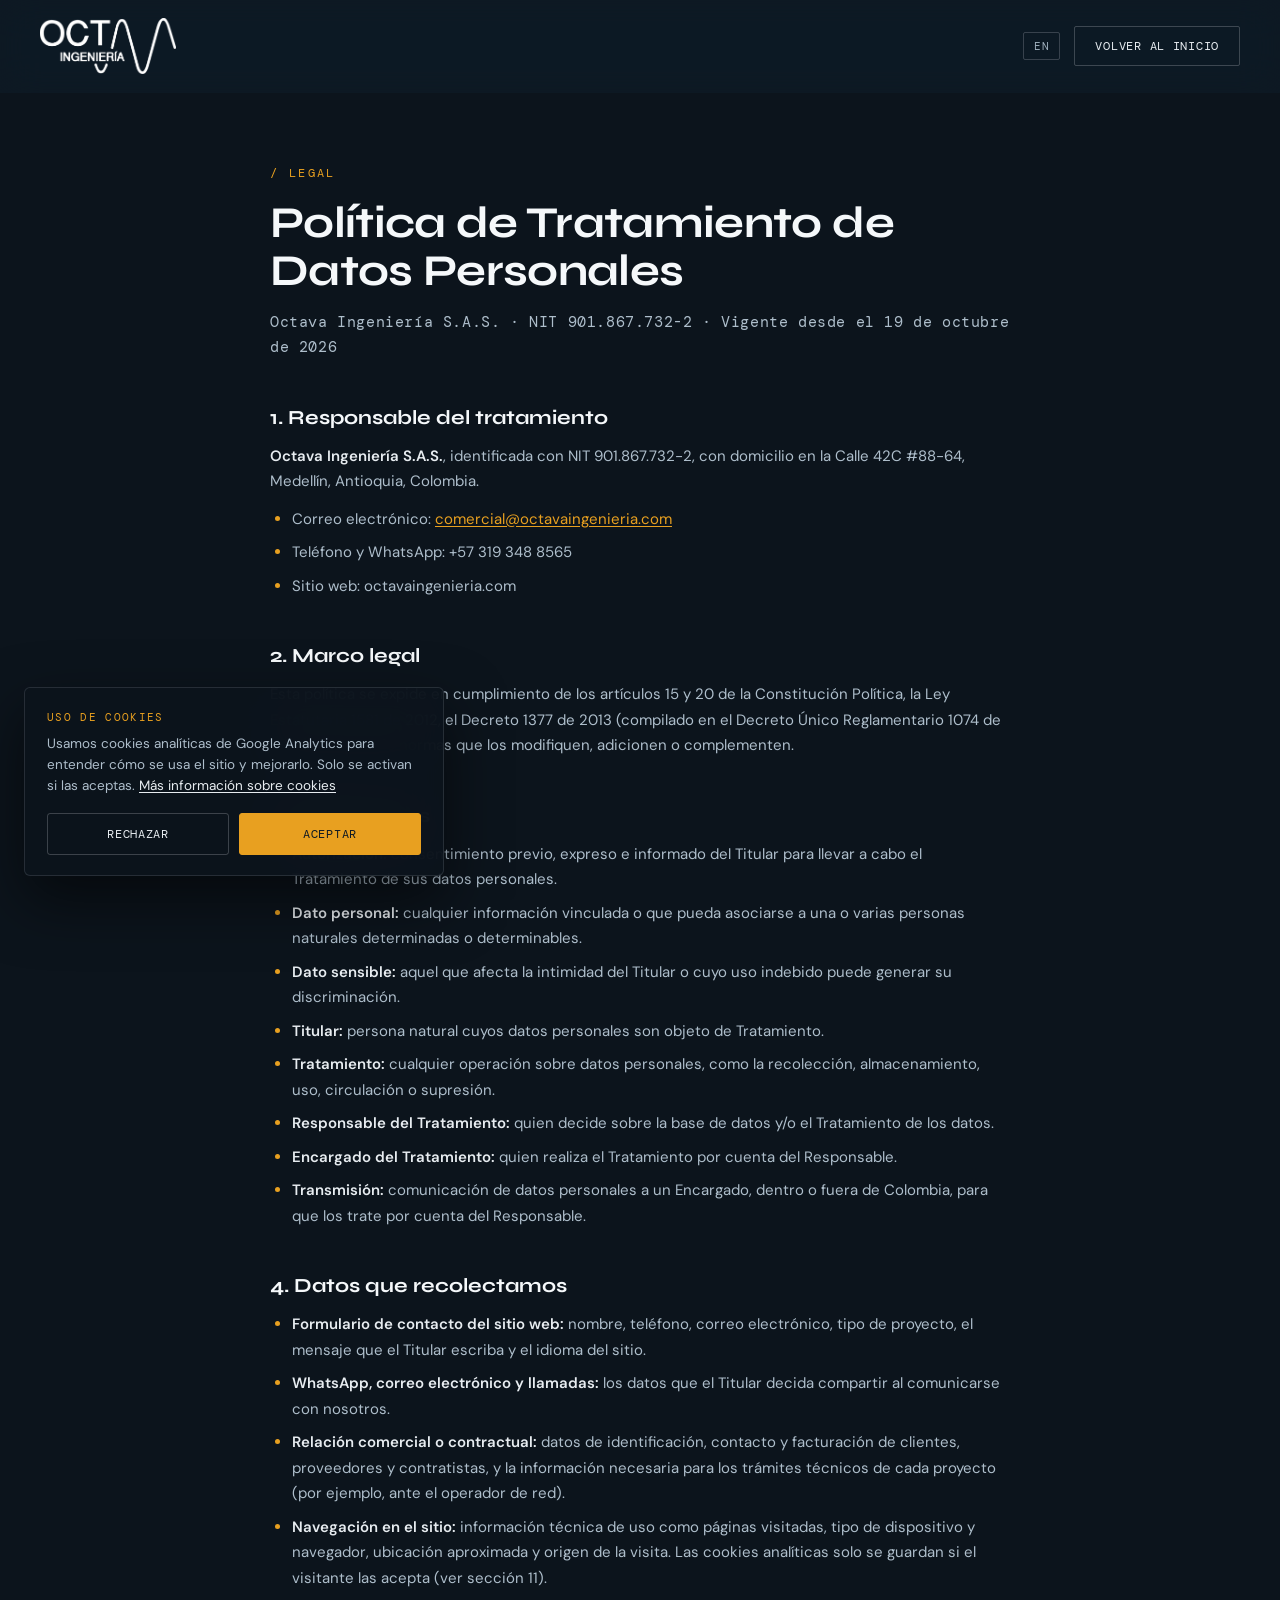
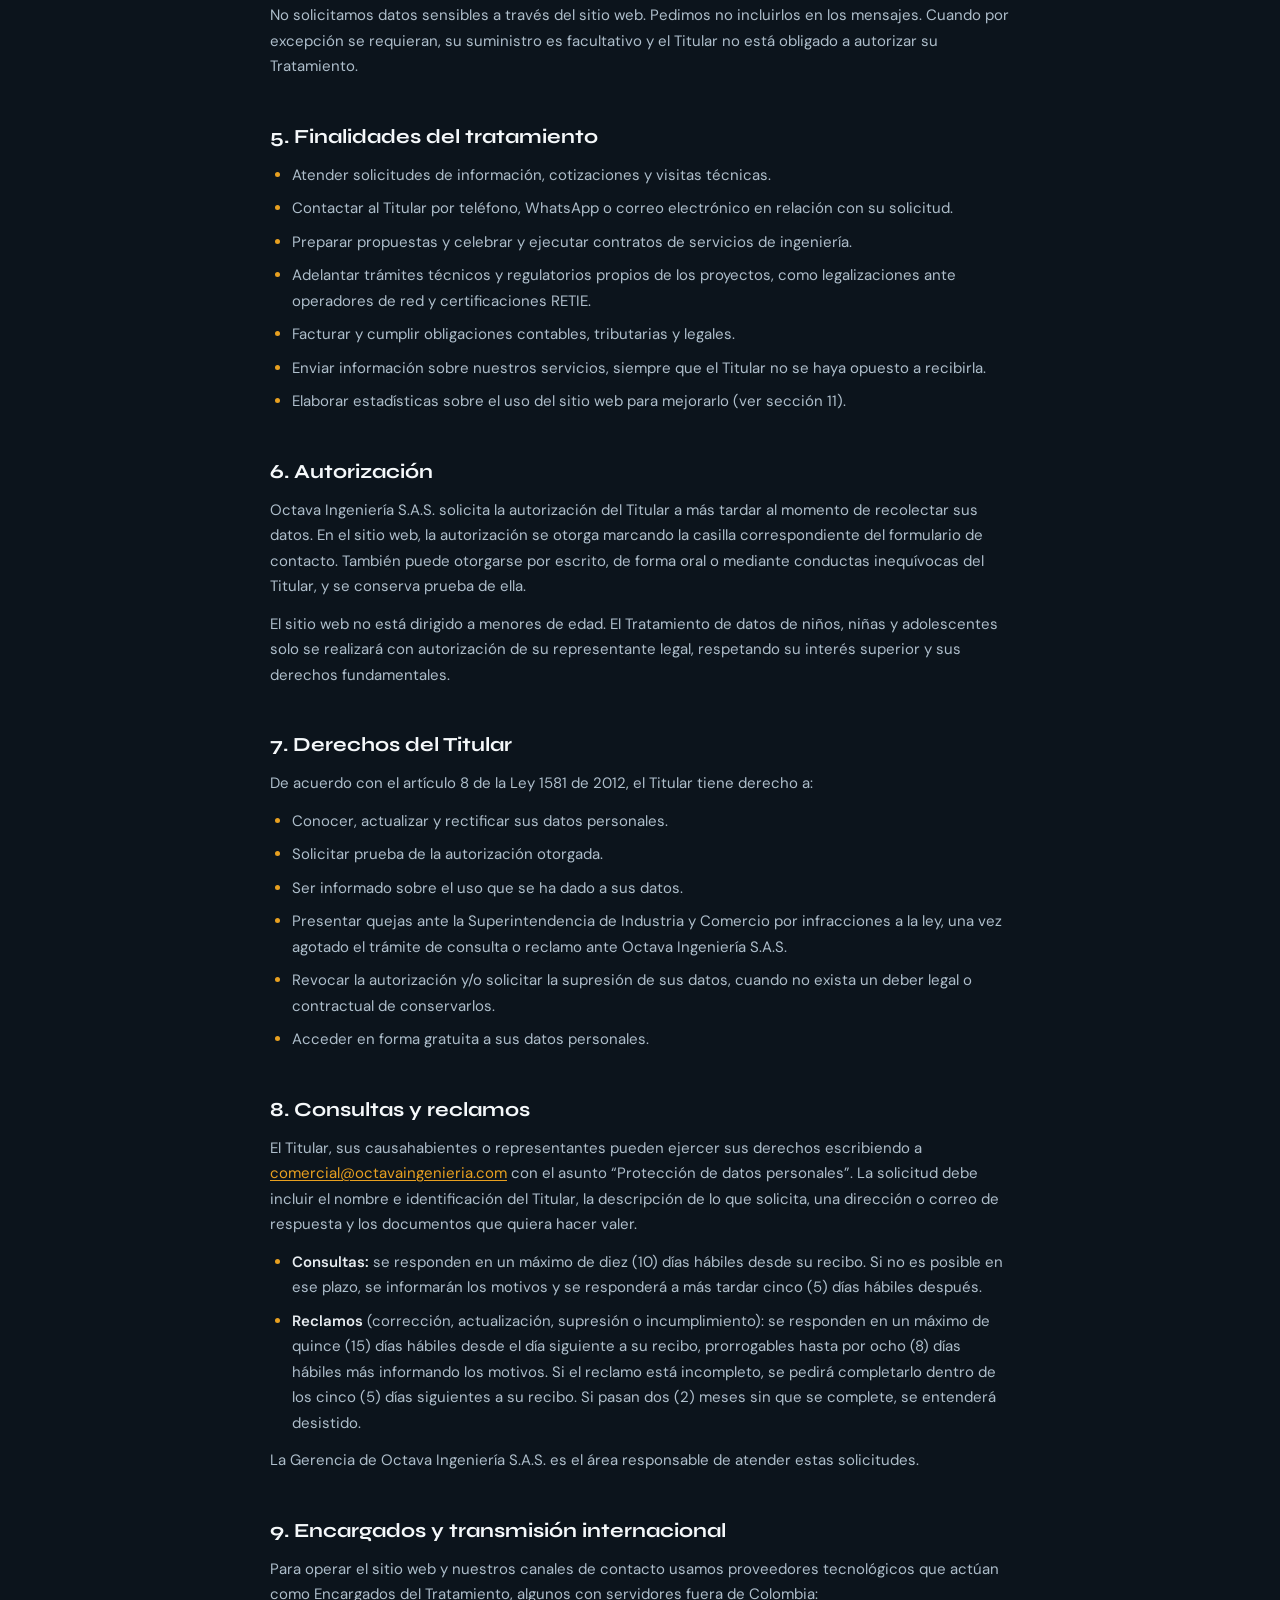
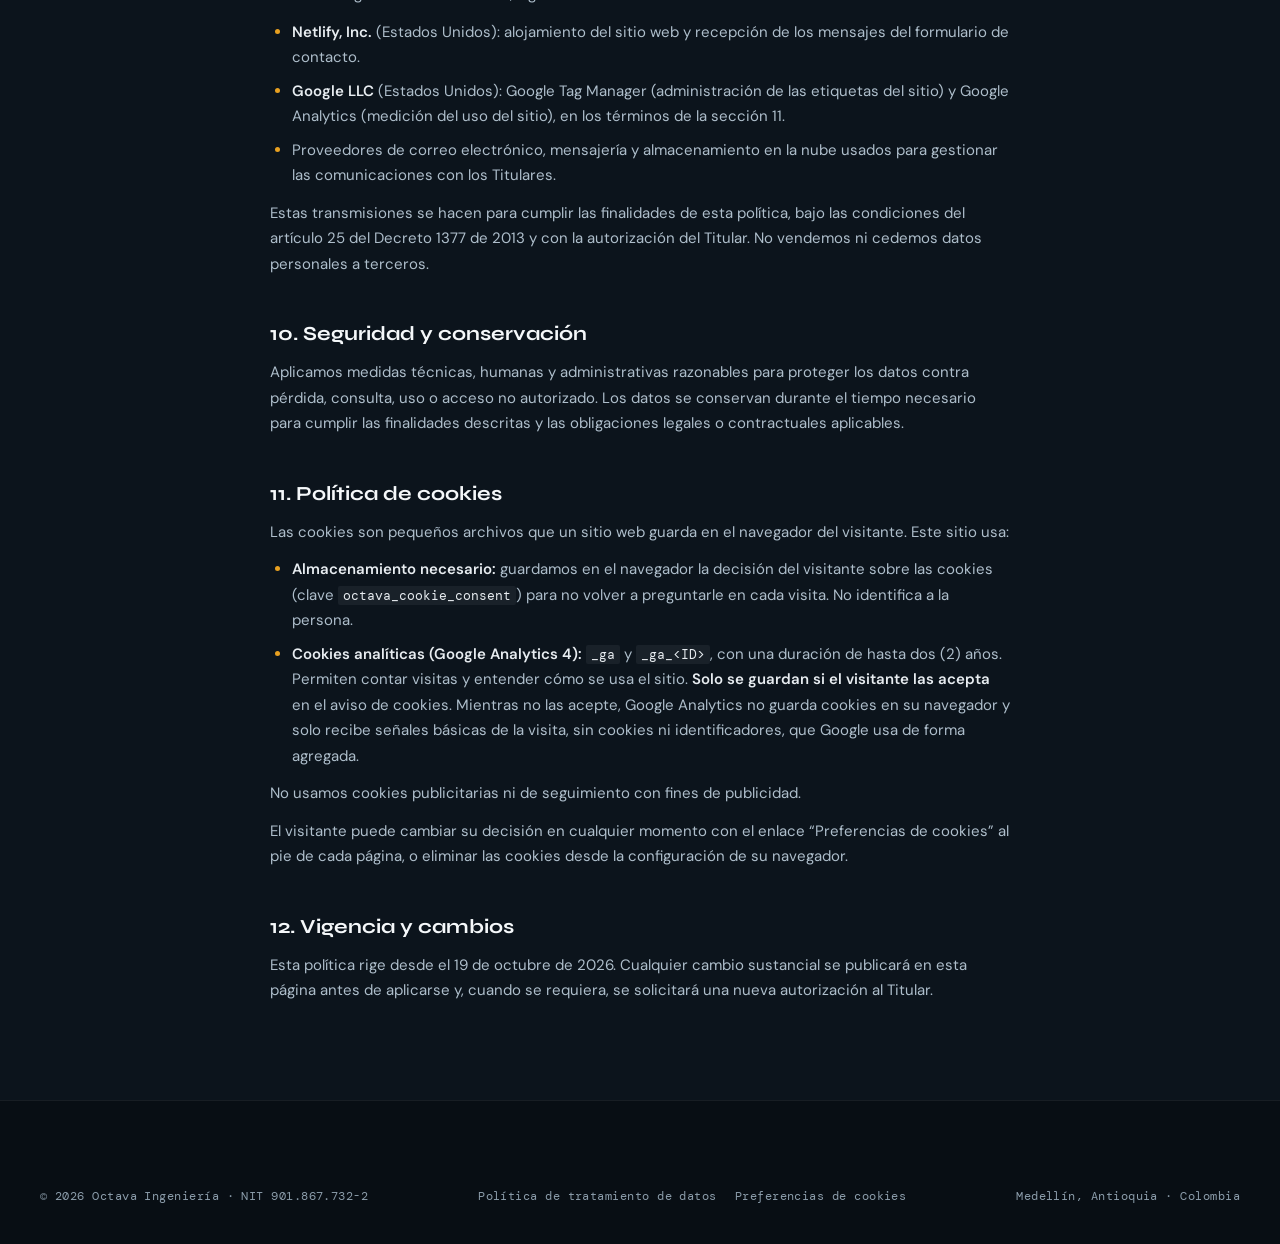
<file: politica-de-datos.html>
<!DOCTYPE html>
<html lang="es">
<head>
<meta charset="UTF-8">
<!-- GA:inicio (generado por scripts/build.js, no editar a mano) -->
<!-- Consentimiento: sin cookies de Google hasta que el visitante acepte -->
<script>
  window.dataLayer = window.dataLayer || [];
  function gtag(){dataLayer.push(arguments);}
  (function () {
    var granted = false;
    try { granted = localStorage.getItem("octava_cookie_consent") === "granted"; } catch (e) {}
    gtag("consent", "default", { ad_storage: "denied", ad_user_data: "denied", ad_personalization: "denied", analytics_storage: granted ? "granted" : "denied" });
    window.octavaGaActive = granted;
    window.octavaTags = { ga: false, gtm: true };
    window.octavaConsent = function (value) {
      window.octavaGaActive = value === "granted";
      gtag("consent", "update", { analytics_storage: window.octavaGaActive ? "granted" : "denied" });
    };
  })();
</script>
<!-- Google Tag Manager -->
<script>(function(w,d,s,l,i){w[l]=w[l]||[];w[l].push({'gtm.start':
new Date().getTime(),event:'gtm.js'});var f=d.getElementsByTagName(s)[0],
j=d.createElement(s),dl=l!='dataLayer'?'&l='+l:'';j.async=true;j.src=
'https://www.googletagmanager.com/gtm.js?id='+i+dl;f.parentNode.insertBefore(j,f);
})(window,document,'script','dataLayer','GTM-WXCRQNGM');</script>
<!-- End Google Tag Manager -->
<!-- GA:fin -->
<meta name="viewport" content="width=device-width, initial-scale=1.0">
<title>Política de Tratamiento de Datos Personales — Octava Ingeniería S.A.S.</title>
<meta name="description" content="Política de Tratamiento de Datos Personales y de cookies de Octava Ingeniería S.A.S., conforme a la Ley 1581 de 2012.">
<meta name="robots" content="index, follow">
<link rel="canonical" href="https://octavaingenieria.com/politica-de-datos.html">
<link rel="alternate" hreflang="es" href="https://octavaingenieria.com/politica-de-datos.html">
<link rel="alternate" hreflang="en" href="https://octavaingenieria.com/en/privacy-policy.html">
<link rel="alternate" hreflang="x-default" href="https://octavaingenieria.com/politica-de-datos.html">
<link rel="icon" type="image/svg+xml" href="data:image/svg+xml,%3Csvg xmlns='http://www.w3.org/2000/svg' viewBox='0 0 32 32'%3E%3Crect width='32' height='32' fill='%230F1923'/%3E%3Cpath d='M2 16 L8 16 L11 8 L16 24 L19 16 L30 16' stroke='%23E8A020' stroke-width='2.5' fill='none' stroke-linecap='square'/%3E%3C/svg%3E">

<link rel="preconnect" href="https://fonts.googleapis.com">
<link rel="preconnect" href="https://fonts.gstatic.com" crossorigin>
<link href="https://fonts.googleapis.com/css2?family=DM+Sans:opsz,wght@9..40,400;9..40,500;9..40,600;9..40,700&family=DM+Mono:wght@400;500&family=Syne:wght@600;700;800&display=swap" rel="stylesheet">
<link rel="stylesheet" href="/assets/css/style.css?v=927799cf">
</head>
<body>
<!-- GTM-body:inicio -->
<!-- Google Tag Manager (noscript) -->
<noscript><iframe src="https://www.googletagmanager.com/ns.html?id=GTM-WXCRQNGM"
height="0" width="0" style="display:none;visibility:hidden"></iframe></noscript>
<!-- End Google Tag Manager (noscript) -->
<!-- GTM-body:fin -->
<a class="skip-link" href="#main">Saltar al contenido principal</a>
<header class="site-nav">
  <div class="nav-row">
    <a href="/" class="nav-logo" aria-label="Octava Ingeniería S.A.S.">
      <img src="/assets/img/logo-blanco.png" alt="Octava Ingeniería S.A.S." width="175" height="56">
    </a>
    <div style="display:flex;align-items:center;gap:14px">
      <a class="lang-switch" href="/en/privacy-policy.html" hreflang="en">EN</a>
      <a href="/" class="btn btn-outline nav-cta">Volver al inicio</a>
    </div>
  </div>
</header>

<main id="main" class="legal">
  <article class="legal-inner">
<!--
  Texto de la Política de Tratamiento de Datos Personales (español).
  Se puede editar directamente: cada sección es un <h2> seguido de párrafos <p> o listas <ul><li>.
  Después de editar, corre: node scripts/build.js
-->
<div class="eyebrow">/ Legal</div>
<h1>Política de Tratamiento de Datos Personales</h1>
<p class="legal-meta">Octava Ingeniería S.A.S. · NIT 901.867.732-2 · Vigente desde el 19 de octubre de 2026</p>

<h2>1. Responsable del tratamiento</h2>
<p><strong>Octava Ingeniería S.A.S.</strong>, identificada con NIT 901.867.732-2, con domicilio en la Calle 42C #88-64, Medellín, Antioquia, Colombia.</p>
<ul>
  <li>Correo electrónico: <a href="mailto:comercial@octavaingenieria.com">comercial@octavaingenieria.com</a></li>
  <li>Teléfono y WhatsApp: +57 319 348 8565</li>
  <li>Sitio web: octavaingenieria.com</li>
</ul>

<h2>2. Marco legal</h2>
<p>Esta política se expide en cumplimiento de los artículos 15 y 20 de la Constitución Política, la Ley Estatutaria 1581 de 2012, el Decreto 1377 de 2013 (compilado en el Decreto Único Reglamentario 1074 de 2015) y las demás normas que los modifiquen, adicionen o complementen.</p>

<h2>3. Definiciones</h2>
<ul>
  <li><strong>Autorización:</strong> consentimiento previo, expreso e informado del Titular para llevar a cabo el Tratamiento de sus datos personales.</li>
  <li><strong>Dato personal:</strong> cualquier información vinculada o que pueda asociarse a una o varias personas naturales determinadas o determinables.</li>
  <li><strong>Dato sensible:</strong> aquel que afecta la intimidad del Titular o cuyo uso indebido puede generar su discriminación.</li>
  <li><strong>Titular:</strong> persona natural cuyos datos personales son objeto de Tratamiento.</li>
  <li><strong>Tratamiento:</strong> cualquier operación sobre datos personales, como la recolección, almacenamiento, uso, circulación o supresión.</li>
  <li><strong>Responsable del Tratamiento:</strong> quien decide sobre la base de datos y/o el Tratamiento de los datos.</li>
  <li><strong>Encargado del Tratamiento:</strong> quien realiza el Tratamiento por cuenta del Responsable.</li>
  <li><strong>Transmisión:</strong> comunicación de datos personales a un Encargado, dentro o fuera de Colombia, para que los trate por cuenta del Responsable.</li>
</ul>

<h2>4. Datos que recolectamos</h2>
<ul>
  <li><strong>Formulario de contacto del sitio web:</strong> nombre, teléfono, correo electrónico, tipo de proyecto, el mensaje que el Titular escriba y el idioma del sitio.</li>
  <li><strong>WhatsApp, correo electrónico y llamadas:</strong> los datos que el Titular decida compartir al comunicarse con nosotros.</li>
  <li><strong>Relación comercial o contractual:</strong> datos de identificación, contacto y facturación de clientes, proveedores y contratistas, y la información necesaria para los trámites técnicos de cada proyecto (por ejemplo, ante el operador de red).</li>
  <li><strong>Navegación en el sitio:</strong> información técnica de uso como páginas visitadas, tipo de dispositivo y navegador, ubicación aproximada y origen de la visita. Las cookies analíticas solo se guardan si el visitante las acepta (ver sección 11).</li>
</ul>
<p>No solicitamos datos sensibles a través del sitio web. Pedimos no incluirlos en los mensajes. Cuando por excepción se requieran, su suministro es facultativo y el Titular no está obligado a autorizar su Tratamiento.</p>

<h2>5. Finalidades del tratamiento</h2>
<ul>
  <li>Atender solicitudes de información, cotizaciones y visitas técnicas.</li>
  <li>Contactar al Titular por teléfono, WhatsApp o correo electrónico en relación con su solicitud.</li>
  <li>Preparar propuestas y celebrar y ejecutar contratos de servicios de ingeniería.</li>
  <li>Adelantar trámites técnicos y regulatorios propios de los proyectos, como legalizaciones ante operadores de red y certificaciones RETIE.</li>
  <li>Facturar y cumplir obligaciones contables, tributarias y legales.</li>
  <li>Enviar información sobre nuestros servicios, siempre que el Titular no se haya opuesto a recibirla.</li>
  <li>Elaborar estadísticas sobre el uso del sitio web para mejorarlo (ver sección 11).</li>
</ul>

<h2>6. Autorización</h2>
<p>Octava Ingeniería S.A.S. solicita la autorización del Titular a más tardar al momento de recolectar sus datos. En el sitio web, la autorización se otorga marcando la casilla correspondiente del formulario de contacto. También puede otorgarse por escrito, de forma oral o mediante conductas inequívocas del Titular, y se conserva prueba de ella.</p>
<p>El sitio web no está dirigido a menores de edad. El Tratamiento de datos de niños, niñas y adolescentes solo se realizará con autorización de su representante legal, respetando su interés superior y sus derechos fundamentales.</p>

<h2>7. Derechos del Titular</h2>
<p>De acuerdo con el artículo 8 de la Ley 1581 de 2012, el Titular tiene derecho a:</p>
<ul>
  <li>Conocer, actualizar y rectificar sus datos personales.</li>
  <li>Solicitar prueba de la autorización otorgada.</li>
  <li>Ser informado sobre el uso que se ha dado a sus datos.</li>
  <li>Presentar quejas ante la Superintendencia de Industria y Comercio por infracciones a la ley, una vez agotado el trámite de consulta o reclamo ante Octava Ingeniería S.A.S.</li>
  <li>Revocar la autorización y/o solicitar la supresión de sus datos, cuando no exista un deber legal o contractual de conservarlos.</li>
  <li>Acceder en forma gratuita a sus datos personales.</li>
</ul>

<h2>8. Consultas y reclamos</h2>
<p>El Titular, sus causahabientes o representantes pueden ejercer sus derechos escribiendo a <a href="mailto:comercial@octavaingenieria.com">comercial@octavaingenieria.com</a> con el asunto “Protección de datos personales”. La solicitud debe incluir el nombre e identificación del Titular, la descripción de lo que solicita, una dirección o correo de respuesta y los documentos que quiera hacer valer.</p>
<ul>
  <li><strong>Consultas:</strong> se responden en un máximo de diez (10) días hábiles desde su recibo. Si no es posible en ese plazo, se informarán los motivos y se responderá a más tardar cinco (5) días hábiles después.</li>
  <li><strong>Reclamos</strong> (corrección, actualización, supresión o incumplimiento): se responden en un máximo de quince (15) días hábiles desde el día siguiente a su recibo, prorrogables hasta por ocho (8) días hábiles más informando los motivos. Si el reclamo está incompleto, se pedirá completarlo dentro de los cinco (5) días siguientes a su recibo. Si pasan dos (2) meses sin que se complete, se entenderá desistido.</li>
</ul>
<p>La Gerencia de Octava Ingeniería S.A.S. es el área responsable de atender estas solicitudes.</p>

<h2>9. Encargados y transmisión internacional</h2>
<p>Para operar el sitio web y nuestros canales de contacto usamos proveedores tecnológicos que actúan como Encargados del Tratamiento, algunos con servidores fuera de Colombia:</p>
<ul>
  <li><strong>Netlify, Inc.</strong> (Estados Unidos): alojamiento del sitio web y recepción de los mensajes del formulario de contacto.</li>
  <li><strong>Google LLC</strong> (Estados Unidos): Google Tag Manager (administración de las etiquetas del sitio) y Google Analytics (medición del uso del sitio), en los términos de la sección 11.</li>
  <li>Proveedores de correo electrónico, mensajería y almacenamiento en la nube usados para gestionar las comunicaciones con los Titulares.</li>
</ul>
<p>Estas transmisiones se hacen para cumplir las finalidades de esta política, bajo las condiciones del artículo 25 del Decreto 1377 de 2013 y con la autorización del Titular. No vendemos ni cedemos datos personales a terceros.</p>

<h2>10. Seguridad y conservación</h2>
<p>Aplicamos medidas técnicas, humanas y administrativas razonables para proteger los datos contra pérdida, consulta, uso o acceso no autorizado. Los datos se conservan durante el tiempo necesario para cumplir las finalidades descritas y las obligaciones legales o contractuales aplicables.</p>

<h2 id="cookies">11. Política de cookies</h2>
<p>Las cookies son pequeños archivos que un sitio web guarda en el navegador del visitante. Este sitio usa:</p>
<ul>
  <li><strong>Almacenamiento necesario:</strong> guardamos en el navegador la decisión del visitante sobre las cookies (clave <code>octava_cookie_consent</code>) para no volver a preguntarle en cada visita. No identifica a la persona.</li>
  <li><strong>Cookies analíticas (Google Analytics 4):</strong> <code>_ga</code> y <code>_ga_&lt;ID&gt;</code>, con una duración de hasta dos (2) años. Permiten contar visitas y entender cómo se usa el sitio. <strong>Solo se guardan si el visitante las acepta</strong> en el aviso de cookies. Mientras no las acepte, Google Analytics no guarda cookies en su navegador y solo recibe señales básicas de la visita, sin cookies ni identificadores, que Google usa de forma agregada.</li>
</ul>
<p>No usamos cookies publicitarias ni de seguimiento con fines de publicidad.</p>
<p>El visitante puede cambiar su decisión en cualquier momento con el enlace “Preferencias de cookies” al pie de cada página, o eliminar las cookies desde la configuración de su navegador.</p>

<h2>12. Vigencia y cambios</h2>
<p>Esta política rige desde el 19 de octubre de 2026. Cualquier cambio sustancial se publicará en esta página antes de aplicarse y, cuando se requiera, se solicitará una nueva autorización al Titular.</p>

  </article>
</main>

<footer class="site-footer">
  <div class="footer-inner">
    <div class="footer-bottom">
      <span>© 2026 Octava Ingeniería · NIT 901.867.732-2</span>
      <span class="footer-legal"><a href="/politica-de-datos.html">Política de tratamiento de datos</a><button type="button" class="linklike" data-cookie-settings>Preferencias de cookies</button></span>
      <span>Medellín, Antioquia · Colombia</span>
    </div>
  </div>
</footer>

<div class="cookie-banner" data-cookie-banner role="dialog" aria-live="polite" aria-label="Uso de cookies" hidden>
  <div class="cookie-title">Uso de cookies</div>
  <p>Usamos cookies analíticas de Google Analytics para entender cómo se usa el sitio y mejorarlo. Solo se activan si las aceptas. <a href="/politica-de-datos.html#cookies">Más información sobre cookies</a></p>
  <div class="cookie-actions">
    <button type="button" class="cookie-reject" data-cookie-reject>Rechazar</button>
    <button type="button" class="cookie-accept" data-cookie-accept>Aceptar</button>
  </div>
</div>
<script src="/assets/js/main.js?v=c9d1c23d"></script>
</body>
</html>
</file>
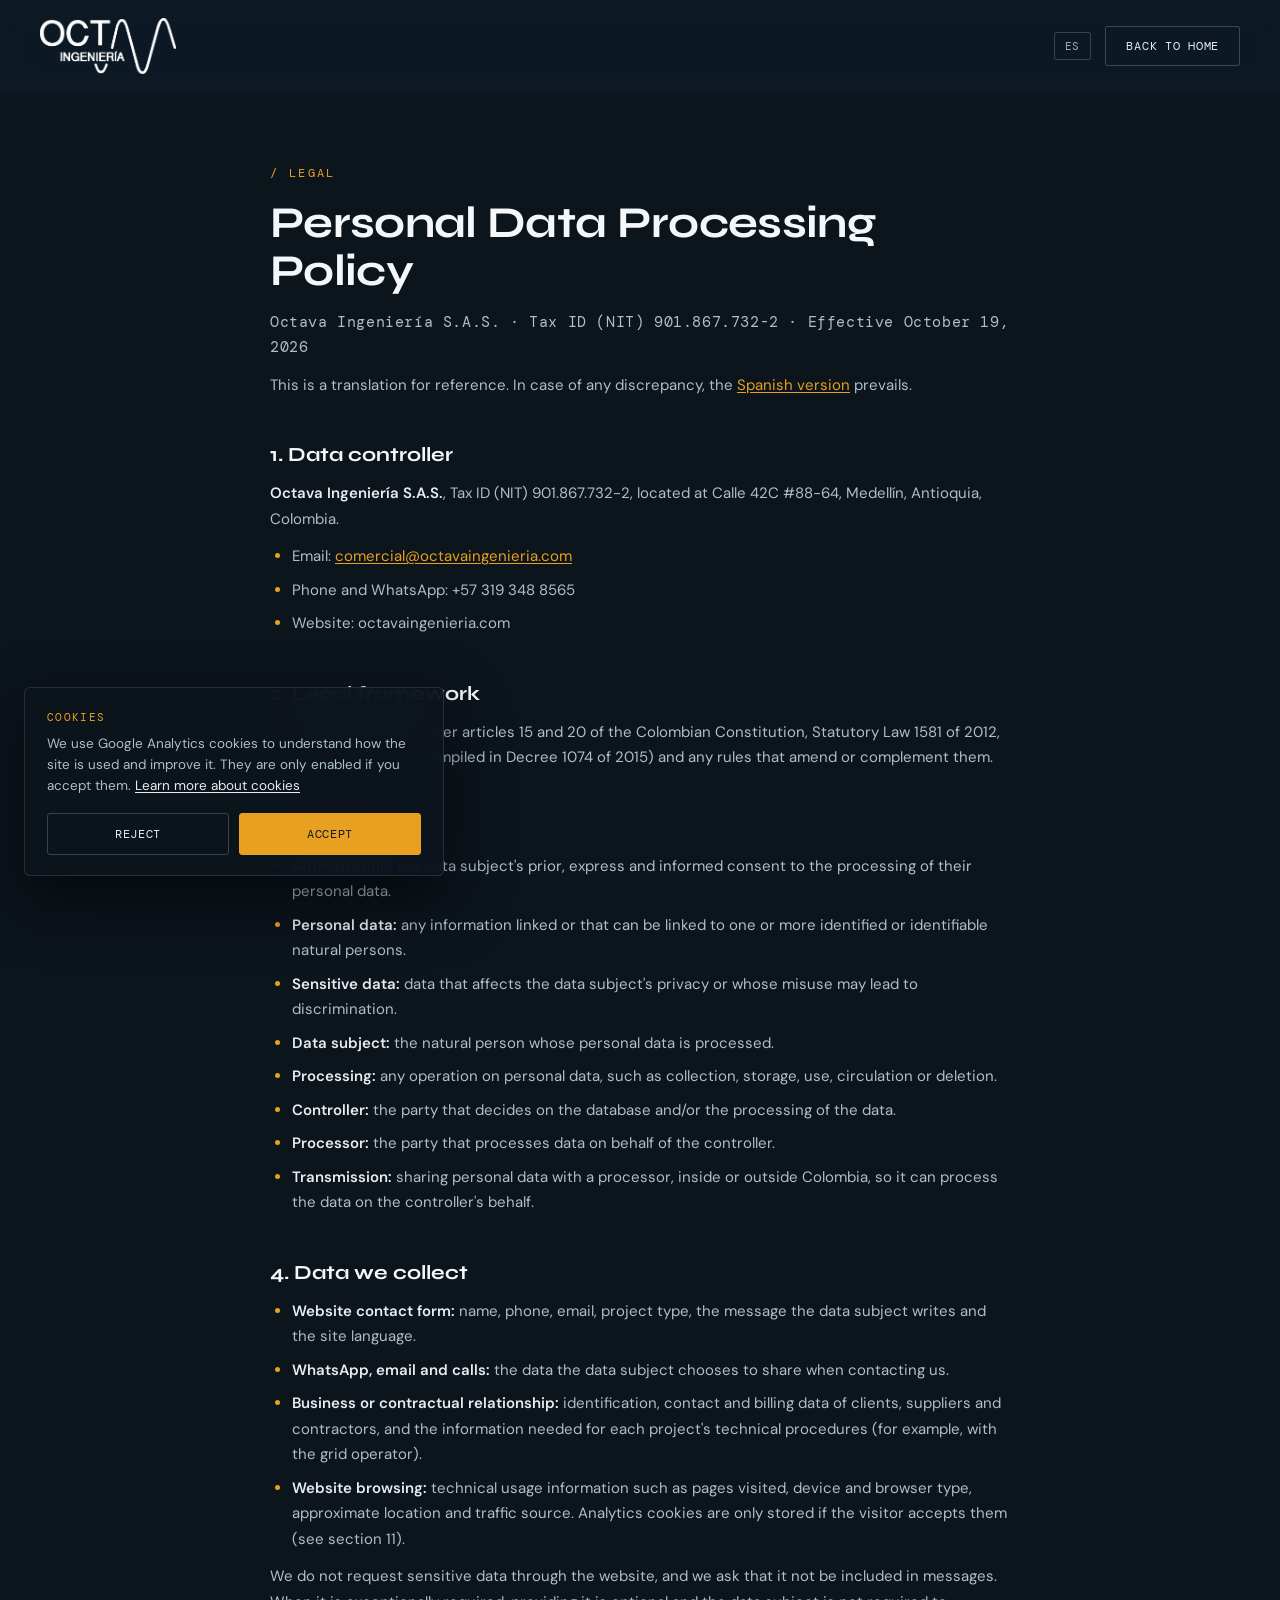
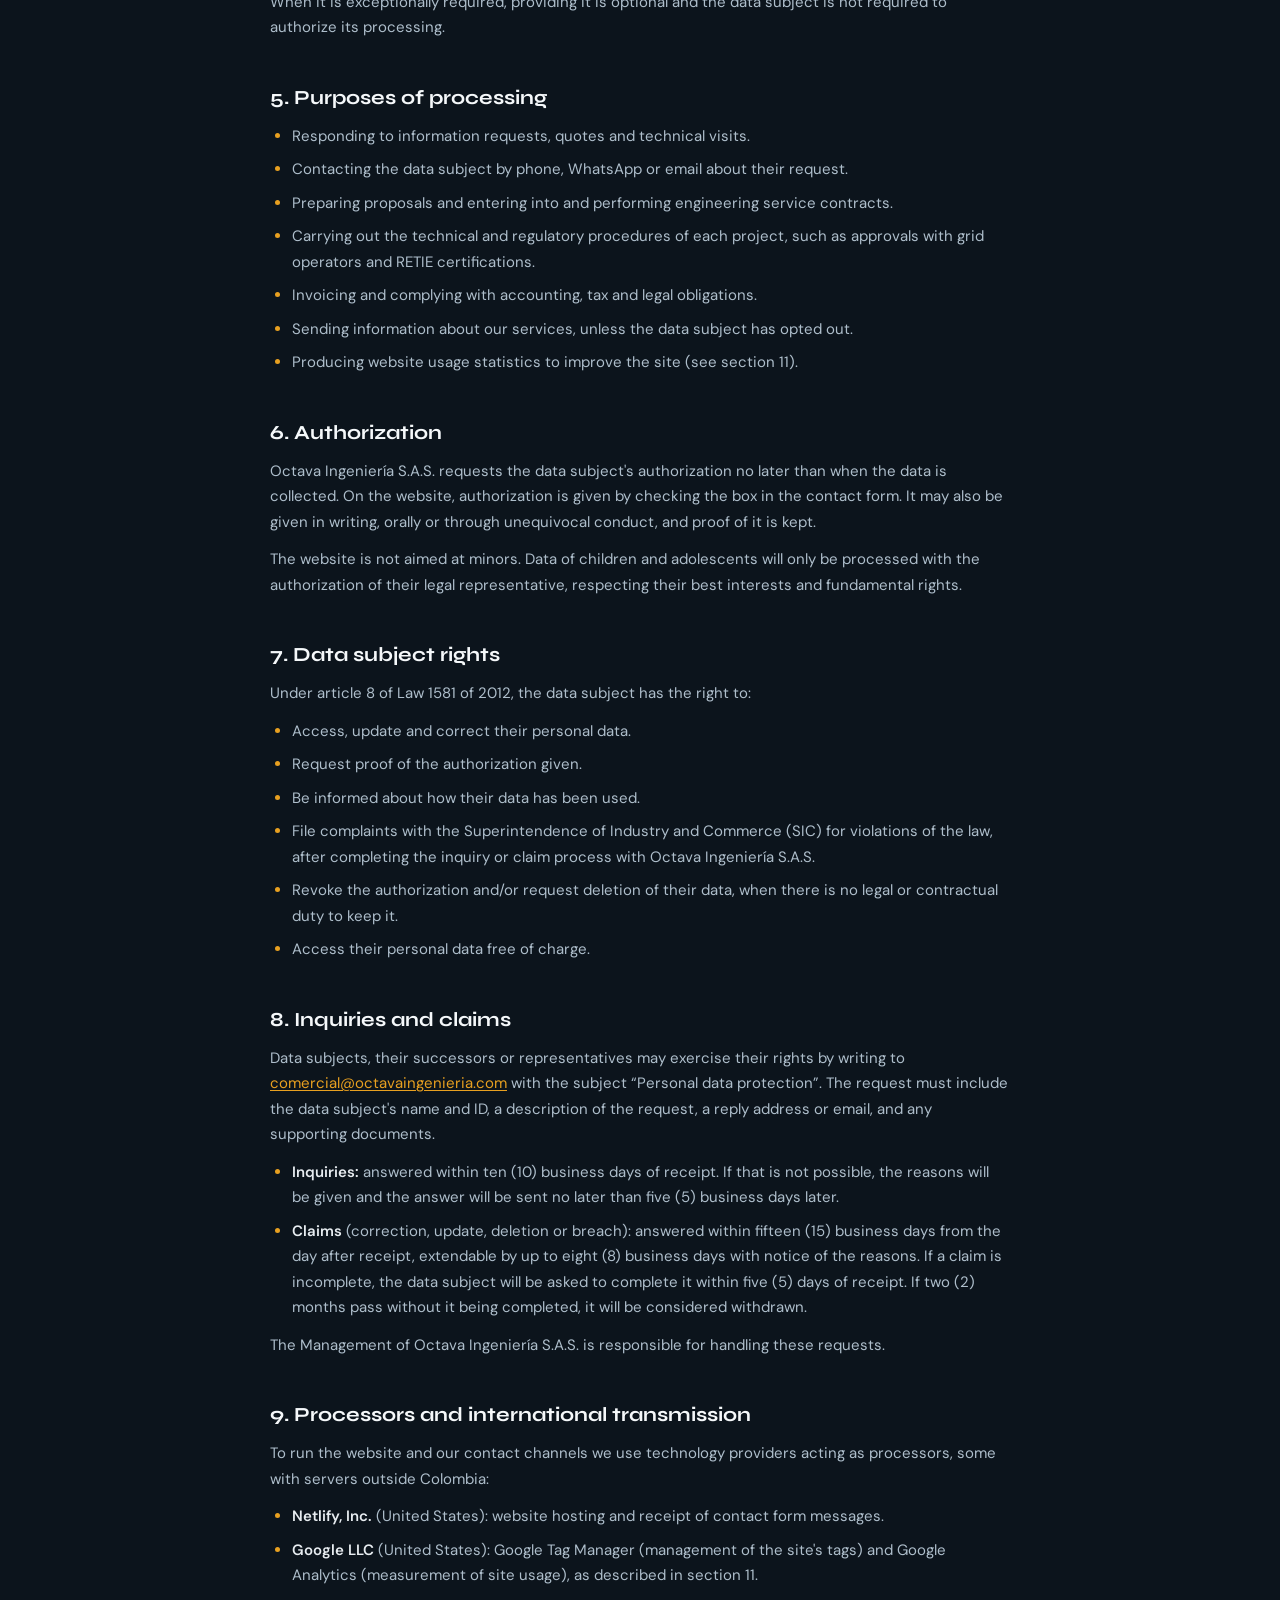
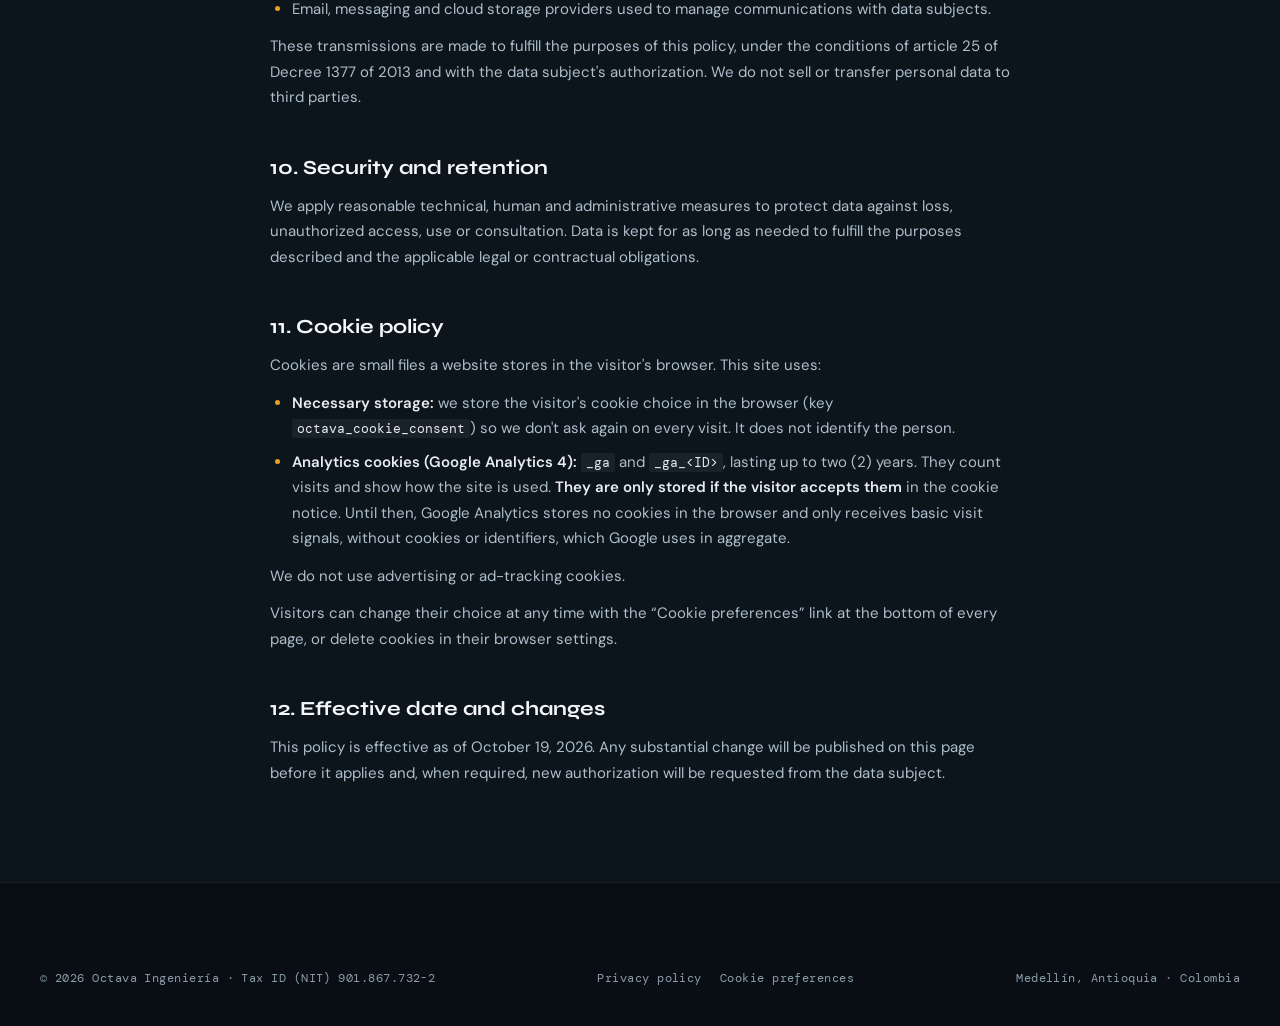
<file: en/privacy-policy.html>
<!DOCTYPE html>
<html lang="en">
<head>
<meta charset="UTF-8">
<!-- GA:inicio (generado por scripts/build.js, no editar a mano) -->
<!-- Consentimiento: sin cookies de Google hasta que el visitante acepte -->
<script>
  window.dataLayer = window.dataLayer || [];
  function gtag(){dataLayer.push(arguments);}
  (function () {
    var granted = false;
    try { granted = localStorage.getItem("octava_cookie_consent") === "granted"; } catch (e) {}
    gtag("consent", "default", { ad_storage: "denied", ad_user_data: "denied", ad_personalization: "denied", analytics_storage: granted ? "granted" : "denied" });
    window.octavaGaActive = granted;
    window.octavaTags = { ga: false, gtm: true };
    window.octavaConsent = function (value) {
      window.octavaGaActive = value === "granted";
      gtag("consent", "update", { analytics_storage: window.octavaGaActive ? "granted" : "denied" });
    };
  })();
</script>
<!-- Google Tag Manager -->
<script>(function(w,d,s,l,i){w[l]=w[l]||[];w[l].push({'gtm.start':
new Date().getTime(),event:'gtm.js'});var f=d.getElementsByTagName(s)[0],
j=d.createElement(s),dl=l!='dataLayer'?'&l='+l:'';j.async=true;j.src=
'https://www.googletagmanager.com/gtm.js?id='+i+dl;f.parentNode.insertBefore(j,f);
})(window,document,'script','dataLayer','GTM-WXCRQNGM');</script>
<!-- End Google Tag Manager -->
<!-- GA:fin -->
<meta name="viewport" content="width=device-width, initial-scale=1.0">
<title>Personal Data Processing Policy — Octava Ingeniería S.A.S.</title>
<meta name="description" content="Personal data processing and cookie policy of Octava Ingeniería S.A.S., in accordance with Colombian Law 1581 of 2012.">
<meta name="robots" content="index, follow">
<link rel="canonical" href="https://octavaingenieria.com/en/privacy-policy.html">
<link rel="alternate" hreflang="es" href="https://octavaingenieria.com/politica-de-datos.html">
<link rel="alternate" hreflang="en" href="https://octavaingenieria.com/en/privacy-policy.html">
<link rel="alternate" hreflang="x-default" href="https://octavaingenieria.com/politica-de-datos.html">
<link rel="icon" type="image/svg+xml" href="data:image/svg+xml,%3Csvg xmlns='http://www.w3.org/2000/svg' viewBox='0 0 32 32'%3E%3Crect width='32' height='32' fill='%230F1923'/%3E%3Cpath d='M2 16 L8 16 L11 8 L16 24 L19 16 L30 16' stroke='%23E8A020' stroke-width='2.5' fill='none' stroke-linecap='square'/%3E%3C/svg%3E">

<link rel="preconnect" href="https://fonts.googleapis.com">
<link rel="preconnect" href="https://fonts.gstatic.com" crossorigin>
<link href="https://fonts.googleapis.com/css2?family=DM+Sans:opsz,wght@9..40,400;9..40,500;9..40,600;9..40,700&family=DM+Mono:wght@400;500&family=Syne:wght@600;700;800&display=swap" rel="stylesheet">
<link rel="stylesheet" href="/assets/css/style.css?v=927799cf">
</head>
<body>
<!-- GTM-body:inicio -->
<!-- Google Tag Manager (noscript) -->
<noscript><iframe src="https://www.googletagmanager.com/ns.html?id=GTM-WXCRQNGM"
height="0" width="0" style="display:none;visibility:hidden"></iframe></noscript>
<!-- End Google Tag Manager (noscript) -->
<!-- GTM-body:fin -->
<a class="skip-link" href="#main">Skip to main content</a>
<header class="site-nav">
  <div class="nav-row">
    <a href="/en/" class="nav-logo" aria-label="Octava Ingeniería S.A.S.">
      <img src="/assets/img/logo-blanco.png" alt="Octava Ingeniería S.A.S." width="175" height="56">
    </a>
    <div style="display:flex;align-items:center;gap:14px">
      <a class="lang-switch" href="/politica-de-datos.html" hreflang="es">ES</a>
      <a href="/en/" class="btn btn-outline nav-cta">Back to home</a>
    </div>
  </div>
</header>

<main id="main" class="legal">
  <article class="legal-inner">
<!--
  Personal Data Processing Policy text (English).
  Edit directly: each section is an <h2> followed by <p> paragraphs or <ul><li> lists.
  After editing, run: node scripts/build.js
-->
<div class="eyebrow">/ Legal</div>
<h1>Personal Data Processing Policy</h1>
<p class="legal-meta">Octava Ingeniería S.A.S. · Tax ID (NIT) 901.867.732-2 · Effective October 19, 2026</p>
<p>This is a translation for reference. In case of any discrepancy, the <a href="/politica-de-datos.html">Spanish version</a> prevails.</p>

<h2>1. Data controller</h2>
<p><strong>Octava Ingeniería S.A.S.</strong>, Tax ID (NIT) 901.867.732-2, located at Calle 42C #88-64, Medellín, Antioquia, Colombia.</p>
<ul>
  <li>Email: <a href="mailto:comercial@octavaingenieria.com">comercial@octavaingenieria.com</a></li>
  <li>Phone and WhatsApp: +57 319 348 8565</li>
  <li>Website: octavaingenieria.com</li>
</ul>

<h2>2. Legal framework</h2>
<p>This policy is issued under articles 15 and 20 of the Colombian Constitution, Statutory Law 1581 of 2012, Decree 1377 of 2013 (compiled in Decree 1074 of 2015) and any rules that amend or complement them.</p>

<h2>3. Definitions</h2>
<ul>
  <li><strong>Authorization:</strong> the data subject's prior, express and informed consent to the processing of their personal data.</li>
  <li><strong>Personal data:</strong> any information linked or that can be linked to one or more identified or identifiable natural persons.</li>
  <li><strong>Sensitive data:</strong> data that affects the data subject's privacy or whose misuse may lead to discrimination.</li>
  <li><strong>Data subject:</strong> the natural person whose personal data is processed.</li>
  <li><strong>Processing:</strong> any operation on personal data, such as collection, storage, use, circulation or deletion.</li>
  <li><strong>Controller:</strong> the party that decides on the database and/or the processing of the data.</li>
  <li><strong>Processor:</strong> the party that processes data on behalf of the controller.</li>
  <li><strong>Transmission:</strong> sharing personal data with a processor, inside or outside Colombia, so it can process the data on the controller's behalf.</li>
</ul>

<h2>4. Data we collect</h2>
<ul>
  <li><strong>Website contact form:</strong> name, phone, email, project type, the message the data subject writes and the site language.</li>
  <li><strong>WhatsApp, email and calls:</strong> the data the data subject chooses to share when contacting us.</li>
  <li><strong>Business or contractual relationship:</strong> identification, contact and billing data of clients, suppliers and contractors, and the information needed for each project's technical procedures (for example, with the grid operator).</li>
  <li><strong>Website browsing:</strong> technical usage information such as pages visited, device and browser type, approximate location and traffic source. Analytics cookies are only stored if the visitor accepts them (see section 11).</li>
</ul>
<p>We do not request sensitive data through the website, and we ask that it not be included in messages. When it is exceptionally required, providing it is optional and the data subject is not required to authorize its processing.</p>

<h2>5. Purposes of processing</h2>
<ul>
  <li>Responding to information requests, quotes and technical visits.</li>
  <li>Contacting the data subject by phone, WhatsApp or email about their request.</li>
  <li>Preparing proposals and entering into and performing engineering service contracts.</li>
  <li>Carrying out the technical and regulatory procedures of each project, such as approvals with grid operators and RETIE certifications.</li>
  <li>Invoicing and complying with accounting, tax and legal obligations.</li>
  <li>Sending information about our services, unless the data subject has opted out.</li>
  <li>Producing website usage statistics to improve the site (see section 11).</li>
</ul>

<h2>6. Authorization</h2>
<p>Octava Ingeniería S.A.S. requests the data subject's authorization no later than when the data is collected. On the website, authorization is given by checking the box in the contact form. It may also be given in writing, orally or through unequivocal conduct, and proof of it is kept.</p>
<p>The website is not aimed at minors. Data of children and adolescents will only be processed with the authorization of their legal representative, respecting their best interests and fundamental rights.</p>

<h2>7. Data subject rights</h2>
<p>Under article 8 of Law 1581 of 2012, the data subject has the right to:</p>
<ul>
  <li>Access, update and correct their personal data.</li>
  <li>Request proof of the authorization given.</li>
  <li>Be informed about how their data has been used.</li>
  <li>File complaints with the Superintendence of Industry and Commerce (SIC) for violations of the law, after completing the inquiry or claim process with Octava Ingeniería S.A.S.</li>
  <li>Revoke the authorization and/or request deletion of their data, when there is no legal or contractual duty to keep it.</li>
  <li>Access their personal data free of charge.</li>
</ul>

<h2>8. Inquiries and claims</h2>
<p>Data subjects, their successors or representatives may exercise their rights by writing to <a href="mailto:comercial@octavaingenieria.com">comercial@octavaingenieria.com</a> with the subject “Personal data protection”. The request must include the data subject's name and ID, a description of the request, a reply address or email, and any supporting documents.</p>
<ul>
  <li><strong>Inquiries:</strong> answered within ten (10) business days of receipt. If that is not possible, the reasons will be given and the answer will be sent no later than five (5) business days later.</li>
  <li><strong>Claims</strong> (correction, update, deletion or breach): answered within fifteen (15) business days from the day after receipt, extendable by up to eight (8) business days with notice of the reasons. If a claim is incomplete, the data subject will be asked to complete it within five (5) days of receipt. If two (2) months pass without it being completed, it will be considered withdrawn.</li>
</ul>
<p>The Management of Octava Ingeniería S.A.S. is responsible for handling these requests.</p>

<h2>9. Processors and international transmission</h2>
<p>To run the website and our contact channels we use technology providers acting as processors, some with servers outside Colombia:</p>
<ul>
  <li><strong>Netlify, Inc.</strong> (United States): website hosting and receipt of contact form messages.</li>
  <li><strong>Google LLC</strong> (United States): Google Tag Manager (management of the site's tags) and Google Analytics (measurement of site usage), as described in section 11.</li>
  <li>Email, messaging and cloud storage providers used to manage communications with data subjects.</li>
</ul>
<p>These transmissions are made to fulfill the purposes of this policy, under the conditions of article 25 of Decree 1377 of 2013 and with the data subject's authorization. We do not sell or transfer personal data to third parties.</p>

<h2>10. Security and retention</h2>
<p>We apply reasonable technical, human and administrative measures to protect data against loss, unauthorized access, use or consultation. Data is kept for as long as needed to fulfill the purposes described and the applicable legal or contractual obligations.</p>

<h2 id="cookies">11. Cookie policy</h2>
<p>Cookies are small files a website stores in the visitor's browser. This site uses:</p>
<ul>
  <li><strong>Necessary storage:</strong> we store the visitor's cookie choice in the browser (key <code>octava_cookie_consent</code>) so we don't ask again on every visit. It does not identify the person.</li>
  <li><strong>Analytics cookies (Google Analytics 4):</strong> <code>_ga</code> and <code>_ga_&lt;ID&gt;</code>, lasting up to two (2) years. They count visits and show how the site is used. <strong>They are only stored if the visitor accepts them</strong> in the cookie notice. Until then, Google Analytics stores no cookies in the browser and only receives basic visit signals, without cookies or identifiers, which Google uses in aggregate.</li>
</ul>
<p>We do not use advertising or ad-tracking cookies.</p>
<p>Visitors can change their choice at any time with the “Cookie preferences” link at the bottom of every page, or delete cookies in their browser settings.</p>

<h2>12. Effective date and changes</h2>
<p>This policy is effective as of October 19, 2026. Any substantial change will be published on this page before it applies and, when required, new authorization will be requested from the data subject.</p>

  </article>
</main>

<footer class="site-footer">
  <div class="footer-inner">
    <div class="footer-bottom">
      <span>© 2026 Octava Ingeniería · Tax ID (NIT) 901.867.732-2</span>
      <span class="footer-legal"><a href="/en/privacy-policy.html">Privacy policy</a><button type="button" class="linklike" data-cookie-settings>Cookie preferences</button></span>
      <span>Medellín, Antioquia · Colombia</span>
    </div>
  </div>
</footer>

<div class="cookie-banner" data-cookie-banner role="dialog" aria-live="polite" aria-label="Cookies" hidden>
  <div class="cookie-title">Cookies</div>
  <p>We use Google Analytics cookies to understand how the site is used and improve it. They are only enabled if you accept them. <a href="/en/privacy-policy.html#cookies">Learn more about cookies</a></p>
  <div class="cookie-actions">
    <button type="button" class="cookie-reject" data-cookie-reject>Reject</button>
    <button type="button" class="cookie-accept" data-cookie-accept>Accept</button>
  </div>
</div>
<script src="/assets/js/main.js?v=c9d1c23d"></script>
</body>
</html>
</file>
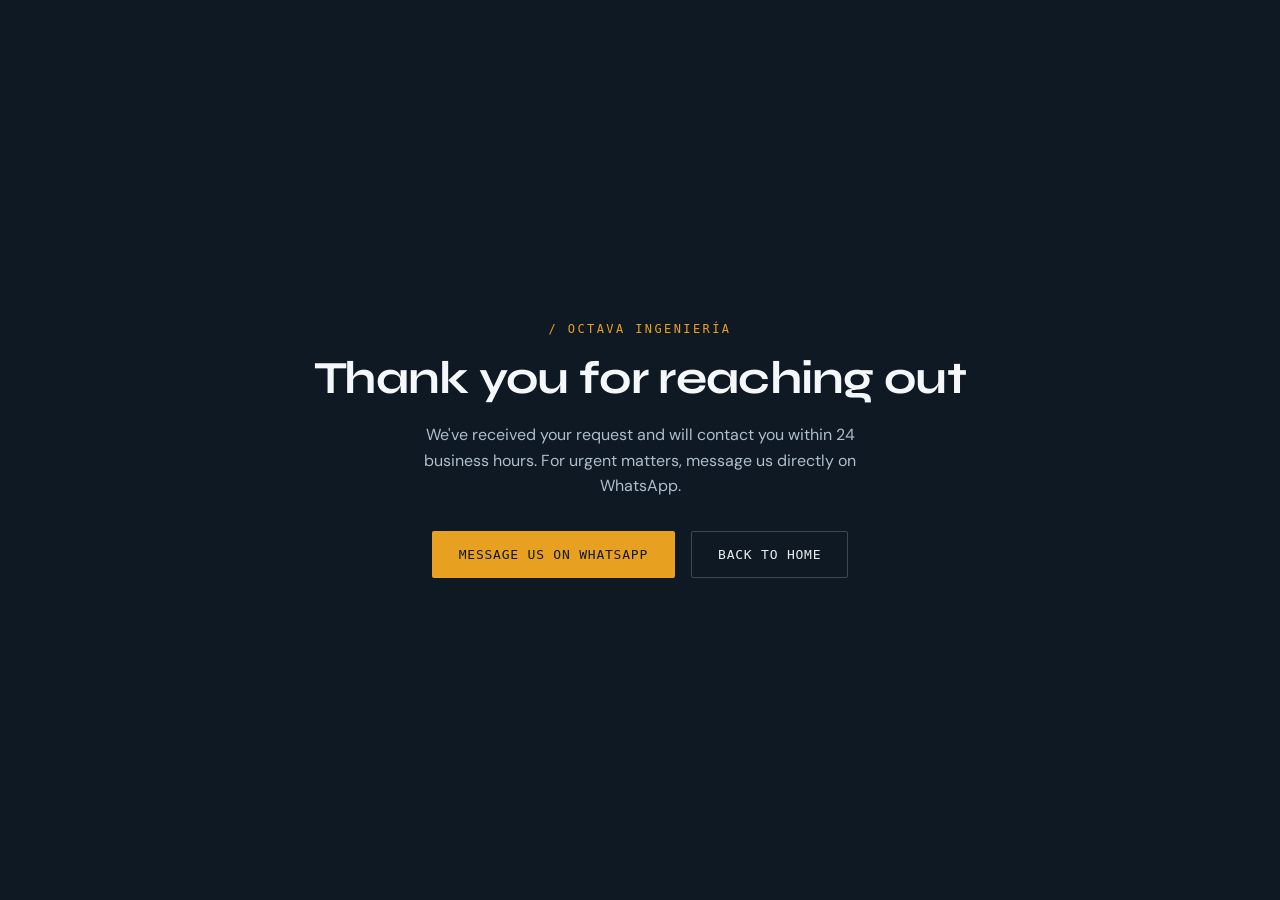
<file: en/thank-you.html>
<!DOCTYPE html>
<html lang="en">
<head>
<meta charset="UTF-8">
<!-- GA:inicio (generado por scripts/build.js, no editar a mano) -->
<!-- Consentimiento: sin cookies de Google hasta que el visitante acepte -->
<script>
  window.dataLayer = window.dataLayer || [];
  function gtag(){dataLayer.push(arguments);}
  (function () {
    var granted = false;
    try { granted = localStorage.getItem("octava_cookie_consent") === "granted"; } catch (e) {}
    gtag("consent", "default", { ad_storage: "denied", ad_user_data: "denied", ad_personalization: "denied", analytics_storage: granted ? "granted" : "denied" });
    window.octavaGaActive = granted;
    window.octavaTags = { ga: false, gtm: true };
    window.octavaConsent = function (value) {
      window.octavaGaActive = value === "granted";
      gtag("consent", "update", { analytics_storage: window.octavaGaActive ? "granted" : "denied" });
    };
  })();
</script>
<!-- Google Tag Manager -->
<script>(function(w,d,s,l,i){w[l]=w[l]||[];w[l].push({'gtm.start':
new Date().getTime(),event:'gtm.js'});var f=d.getElementsByTagName(s)[0],
j=d.createElement(s),dl=l!='dataLayer'?'&l='+l:'';j.async=true;j.src=
'https://www.googletagmanager.com/gtm.js?id='+i+dl;f.parentNode.insertBefore(j,f);
})(window,document,'script','dataLayer','GTM-WXCRQNGM');</script>
<!-- End Google Tag Manager -->
<!-- GA:fin -->
<meta name="viewport" content="width=device-width, initial-scale=1.0">
<title>Thank you — Octava Ingeniería</title>
<meta name="robots" content="noindex">
<link rel="icon" type="image/svg+xml" href="data:image/svg+xml,%3Csvg xmlns='http://www.w3.org/2000/svg' viewBox='0 0 32 32'%3E%3Crect width='32' height='32' fill='%230F1923'/%3E%3Cpath d='M2 16 L8 16 L11 8 L16 24 L19 16 L30 16' stroke='%23E8A020' stroke-width='2.5' fill='none' stroke-linecap='square'/%3E%3C/svg%3E">
<link rel="preconnect" href="https://fonts.googleapis.com">
<link href="https://fonts.googleapis.com/css2?family=DM+Sans:wght@400;500;700&family=Syne:wght@700;800&display=swap" rel="stylesheet">
<link rel="stylesheet" href="/assets/css/style.css">
</head>
<body>
<!-- GTM-body:inicio -->
<!-- Google Tag Manager (noscript) -->
<noscript><iframe src="https://www.googletagmanager.com/ns.html?id=GTM-WXCRQNGM"
height="0" width="0" style="display:none;visibility:hidden"></iframe></noscript>
<!-- End Google Tag Manager (noscript) -->
<!-- GTM-body:fin -->
<main style="min-height:100vh;display:flex;align-items:center;justify-content:center;text-align:center;padding:40px">
  <div>
    <div class="eyebrow" style="justify-content:center">/ Octava Ingeniería</div>
    <h1 class="h2" style="margin-bottom:18px">Thank you for reaching out</h1>
    <p class="lead" style="margin:0 auto 32px;max-width:480px">We've received your request and will contact you within 24 business hours. For urgent matters, message us directly on WhatsApp.</p>
    <div style="display:flex;gap:16px;justify-content:center;flex-wrap:wrap">
      <a href="https://wa.me/573193488565" target="_blank" rel="noopener" class="btn btn-amber btn-bulb">Message us on WhatsApp</a>
      <a href="/en/" class="btn btn-outline">Back to home</a>
    </div>
  </div>
</main>
</body>
</html>
</file>
<file: assets/css/style.css>
/* Octava Ingeniería — stylesheet
   Palette / type scale ported from the approved Claude Design visual reference. */

:root{
  --bg:       #0F1923;
  --bg2:      #0C141C;
  --bg3:      #080E14;
  --ink:      #E7ECF0;
  --ink-hi:   #F5F8FA;
  --muted:    #AEBECB;
  --muted2:   #9FB0BD;
  --muted3:   #8C9DAB;
  --rule:     rgba(231,236,240,0.1);
  --rule-soft:rgba(231,236,240,0.07);
  --amber:    #E8A020;
  --amber-hi: #f2af33;
  --green:    #2B8C6B;
  --green-hi: #31a37c;
  --blue:     #1D4E8F;
  --violet:   #6B3FA0;
  --fh: 'Syne', sans-serif;
  --fb: 'DM Sans', sans-serif;
  --fm: 'DM Mono', monospace;
  --nav-h: 84px;
  --ease: cubic-bezier(.2,.7,.2,1);
  --wa-green: #25D366;
}

*{ margin:0; padding:0; box-sizing:border-box; }
html{ scroll-behavior:smooth; }
body{
  background:var(--bg);
  color:var(--ink);
  font-family:var(--fb);
  -webkit-font-smoothing:antialiased;
  overflow-x:hidden;
}
a{ color:inherit; text-decoration:none; }
a:hover{ color:var(--amber); }
img{ max-width:100%; display:block; }
button{ font-family:inherit; cursor:pointer; }
ul{ list-style:none; }
::selection{ background:var(--amber); color:var(--bg); }
:focus-visible{ outline:2px solid var(--amber); outline-offset:2px; border-radius:2px; }
section, footer{ scroll-margin-top:var(--nav-h); }
input::placeholder, textarea::placeholder{ color:#5F7280; }

.skip-link{
  position:absolute; left:12px; top:-60px; z-index:2000;
  background:var(--amber); color:var(--bg); font-family:var(--fm); font-size:13px;
  padding:10px 16px; border-radius:3px; transition:top .2s;
}
.skip-link:focus{ top:12px; color:var(--bg); }

.wrap{ max-width:1280px; margin:0 auto; padding:0 40px; }

@keyframes fadeUp{ from{ opacity:0; transform:translateY(26px); } to{ opacity:1; transform:none; } }
.anim-ready .hero-in{ animation:fadeUp .7s var(--ease) both; }
/* El título principal no se oculta durante la animación: así Google lo cuenta como
   cargado de inmediato (métrica LCP) y la página se califica como rápida. */
@keyframes slideUp{ from{ transform:translateY(26px); } to{ transform:none; } }
.anim-ready .hero h1.hero-in{ animation-name:slideUp; }
picture{ display:contents; }
.anim-ready .d1{ animation-delay:.05s; } .anim-ready .d2{ animation-delay:.15s; }
.anim-ready .d3{ animation-delay:.25s; } .anim-ready .d4{ animation-delay:.35s; }
.anim-ready .d5{ animation-delay:.45s; }
.anim-ready .rv{ opacity:0; transform:translateY(26px); transition:opacity .7s var(--ease), transform .7s var(--ease); }
.anim-ready .rv.in{ opacity:1; transform:none; }
.anim-ready .r-svc>.rv:nth-child(2), .anim-ready .r-proj>.rv:nth-child(2){ transition-delay:.08s; }
.anim-ready .r-svc>.rv:nth-child(3), .anim-ready .r-proj>.rv:nth-child(3){ transition-delay:.16s; }
.anim-ready .r-svc>.rv:nth-child(4), .anim-ready .r-proj>.rv:nth-child(4){ transition-delay:.24s; }
.anim-ready .r-svc>.rv:nth-child(5), .anim-ready .r-proj>.rv:nth-child(5){ transition-delay:.32s; }
.anim-ready .r-svc>.rv:nth-child(6), .anim-ready .r-proj>.rv:nth-child(6){ transition-delay:.4s; }

@media (prefers-reduced-motion:reduce){
  .anim-ready .hero-in{ animation:none; }
  .anim-ready .rv{ opacity:1; transform:none; transition:none; }
  .flip-inner{ transition:none; }
  html{ scroll-behavior:auto; }
}

/* ---------- buttons ---------- */
.btn{
  display:inline-flex; align-items:center; gap:10px;
  font-family:var(--fm); font-size:13px; letter-spacing:.06em; text-transform:uppercase;
  padding:15px 26px; border-radius:2px; transition:background .25s, box-shadow .25s, border-color .25s, color .25s;
  border:1px solid transparent;
}
.btn-amber{ background:var(--amber); color:var(--bg); font-weight:500; }
.btn-amber:hover{ background:var(--amber-hi); color:var(--bg); }
.btn-outline{ border-color:rgba(231,236,240,.22); color:var(--ink); }
.btn-outline:hover{ border-color:var(--green); color:#7ED0B2; }
.btn-bulb{ transition:box-shadow .3s var(--ease), background .25s, transform .1s ease-out; }
.btn-bulb:hover{ box-shadow:0 0 24px rgba(232,160,32,.45), 0 0 64px rgba(232,160,32,.18); }
.btn-battery{ position:relative; overflow:hidden; isolation:isolate; }
.btn-battery::before{
  content:""; position:absolute; inset:0; background:rgba(232,160,32,.14); width:0%;
  transition:width .45s var(--ease); z-index:-1;
}
.btn-battery:hover::before{ width:100%; }
.btn-battery.bb-green::before{ background:rgba(255,255,255,.16); }

.glass{ background:rgba(15,25,35,.6); backdrop-filter:blur(10px); -webkit-backdrop-filter:blur(10px); }

/* ---------- nav ---------- */
.site-nav{
  position:sticky; top:0; z-index:50; background:rgba(15,25,35,.72);
  backdrop-filter:blur(20px) saturate(160%); -webkit-backdrop-filter:blur(20px) saturate(160%);
  border-bottom:1px solid transparent; transition:border-color .3s, box-shadow .3s, background .3s;
}
.site-nav.scrolled{ border-bottom-color:var(--rule-soft); box-shadow:0 10px 30px -18px rgba(0,0,0,.7); }
.nav-row{
  max-width:1280px; margin:0 auto; padding:18px 40px;
  display:flex; align-items:center; justify-content:space-between; gap:32px;
}
.nav-logo img{ height:56px; width:auto; display:block; }
.nav-links{
  display:flex; align-items:center; gap:22px;
  font-family:var(--fm); font-size:12px; letter-spacing:.08em; text-transform:uppercase; color:var(--muted2);
}
.nl{ position:relative; padding:12px 6px; }
.nl::after{
  content:""; position:absolute; left:6px; right:100%; bottom:6px; height:1px; background:var(--amber);
  transition:right .3s var(--ease);
}
.nl:hover{ color:var(--ink); }
.nl:hover::after, .nl.is-current::after{ right:6px; }
.nl.is-current{ color:var(--ink); }
.mobile-menu a.is-current{ color:var(--amber); }
.nav-cta{ font-size:12px; padding:11px 20px; }
.lang-switch{
  font-family:var(--fm); font-size:11px; letter-spacing:.08em; border:1px solid rgba(231,236,240,.2);
  border-radius:2px; padding:6px 10px; color:var(--muted2); position:relative;
}
.lang-switch::after{ content:""; position:absolute; inset:-9px -6px; }
.lang-switch:hover{ border-color:var(--amber); color:var(--amber); }
.burger{
  display:none; align-items:center; justify-content:center; width:44px; height:44px;
  background:none; border:1px solid rgba(231,236,240,.22); border-radius:3px; color:var(--ink); font-size:18px;
}
.mobile-menu{
  display:none; flex-direction:column; position:absolute; left:0; right:0; top:100%;
  background:var(--bg2);
  border-top:1px solid rgba(231,236,240,.1); border-bottom:1px solid rgba(231,236,240,.1); box-shadow:0 24px 48px -24px rgba(0,0,0,.8);
  padding:8px 20px 16px; font-family:var(--fm); font-size:13px; letter-spacing:.08em; text-transform:uppercase; color:#C7D3DC;
  opacity:0; visibility:hidden; transform:translateY(-10px); transform-origin:top center; pointer-events:none;
  transition:opacity .2s ease-out, transform .35s var(--ease), visibility 0s linear .35s;
}
@media (max-width:960px){ .mobile-menu{ display:flex; } }
.mobile-menu.open{ opacity:1; visibility:visible; transform:none; pointer-events:auto; transition:opacity .2s ease-out, transform .35s var(--ease), visibility 0s; }
.mobile-menu a{ padding:14px 4px; min-height:48px; display:flex; align-items:center; border-bottom:1px solid rgba(231,236,240,.07); }
.mobile-menu a:last-child{ border-bottom:none; }
.mobile-menu .mm-lang{ margin-top:6px; color:var(--amber); }

/* ---------- hero ---------- */
.hero{ position:relative; }
.hero-grid-bg{
  position:absolute; inset:0;
  background-image:linear-gradient(rgba(231,236,240,.035) 1px,transparent 1px),
                    linear-gradient(90deg,rgba(231,236,240,.035) 1px,transparent 1px);
  background-size:64px 64px; pointer-events:none;
}
.hero-inner{
  position:relative; display:grid; grid-template-columns:1.05fr .95fr; gap:56px; align-items:center;
  padding:88px 0 80px; min-height:600px;
}
.hero-eyebrow{
  display:inline-flex; align-items:center; gap:10px; font-family:var(--fm); font-size:12px; letter-spacing:.16em;
  text-transform:uppercase; color:var(--muted2); border:1px solid rgba(232,160,32,.35); padding:8px 14px;
  border-radius:2px; margin-bottom:32px;
}
.hero-eyebrow .dot{ width:6px; height:6px; background:var(--amber); border-radius:50%; box-shadow:0 0 10px var(--amber); }
.hero h1{
  font-family:var(--fh); font-weight:700; font-size:clamp(38px,4.6vw,56px); line-height:1.02; letter-spacing:-.025em; color:var(--ink-hi);
}
.hero h1 .accent{ color:var(--amber); }
.hero-sub{ margin-top:26px; max-width:540px; font-size:18px; line-height:1.6; color:var(--muted); }
.hero-ctas{ margin-top:40px; display:flex; gap:16px; flex-wrap:wrap; }
.hero-figures{ margin-top:52px; display:flex; border-top:1px solid var(--rule); }
.hero-figure{ flex:1; padding:22px 24px 0 0; }
.hero-figure + .hero-figure{ border-left:1px solid var(--rule); padding-left:24px; }
.hero-figure .num{ font-family:var(--fh); font-weight:700; font-size:30px; color:var(--ink-hi); }
.hero-figure .lbl{ font-family:var(--fm); font-size:11px; letter-spacing:.08em; text-transform:uppercase; color:var(--muted3); margin-top:6px; }

.hero-photo{ position:relative; }
.hero-photo-frame{
  position:relative; aspect-ratio:4/5; border-radius:4px; overflow:hidden; border:1px solid rgba(231,236,240,.12);
}
.hero-photo-frame img{ width:100%; height:100%; object-fit:cover; transform:scale(1.1); will-change:transform; }
.hero-photo-frame::after{
  content:""; position:absolute; inset:0; background:linear-gradient(180deg,rgba(15,25,35,0) 55%,rgba(15,25,35,.55) 100%);
}
.hero-badge{
  position:absolute; bottom:16px; left:16px; right:16px; border:1px solid rgba(232,160,32,.4); border-radius:3px;
  padding:20px 24px; box-shadow:0 20px 50px rgba(0,0,0,.5); display:flex; align-items:center; gap:20px; z-index:2;
}
.hero-badge .lbl{ flex:1; font-weight:700; font-size:14px; letter-spacing:.09em; text-transform:uppercase; color:#DDE6EC; line-height:1.5; }
.hero-badge .divider{ width:1px; align-self:stretch; background:rgba(43,140,107,.28); flex-shrink:0; }
.hero-badge .val{ font-family:var(--fh); font-weight:700; font-size:56px; color:var(--green); line-height:1; text-align:right; flex-shrink:0; }

/* ---------- section shells ---------- */
.section{ position:relative; background:var(--bg2); border-top:1px solid var(--rule-soft); }
.section-alt{ background:var(--bg); }
.section-inner{ max-width:1280px; margin:0 auto; padding:100px 40px; }
.eyebrow{ font-family:var(--fm); font-size:12px; letter-spacing:.2em; text-transform:uppercase; color:var(--amber); margin-bottom:18px; }
.h2{ font-family:var(--fh); font-weight:700; font-size:clamp(30px,3.6vw,46px); line-height:1.08; letter-spacing:-.015em; color:var(--ink-hi); }
.lead{ margin-top:18px; max-width:580px; font-size:16px; line-height:1.6; color:var(--muted); }

/* ---------- servicios ---------- */
.svc-head{ display:flex; justify-content:space-between; align-items:flex-end; gap:40px; flex-wrap:wrap; margin-bottom:56px; }
.svc-head .copy{ max-width:680px; }
.svc-stats{ display:flex; gap:32px; }
.svc-stats .stat .num{ font-family:var(--fh); font-weight:700; font-size:26px; color:var(--amber); }
.svc-stats .stat .lbl{ font-family:var(--fm); font-size:11px; letter-spacing:.08em; text-transform:uppercase; color:var(--muted3); margin-top:4px; }

.svc-grid{ display:grid; grid-template-columns:repeat(3,1fr); gap:20px; }
.svc-card{ perspective:1400px; }
.svc-card.can-flip{ cursor:pointer; }
.flip-inner{ position:relative; height:100%; min-height:340px; transition:transform .6s var(--ease); transform-style:preserve-3d; }
.svc-card.flipped .flip-inner{ transform:rotateY(180deg); }
@media (hover:hover) and (pointer:fine){
  .svc-card.can-flip:hover .flip-inner{ transform:rotateY(180deg); }
}
.flip-front, .flip-back{ backface-visibility:hidden; -webkit-backface-visibility:hidden; }
.flip-front{
  background:var(--bg); border:1px solid var(--rule); border-radius:4px; padding:34px 30px 58px;
  position:relative; height:100%; display:flex; flex-direction:column;
}
.flip-front .bar{ height:3px; width:44px; margin-bottom:26px; }
.flip-front .row-top{ display:flex; align-items:baseline; justify-content:space-between; margin-bottom:16px; }
.flip-front .idx{ font-family:var(--fm); font-size:12px; letter-spacing:.1em; }
.flip-front .tag{ font-family:var(--fm); font-size:10.5px; letter-spacing:.14em; text-transform:uppercase; color:var(--bg); padding:4px 8px; border-radius:2px; }
.flip-front h3{ font-family:var(--fh); font-weight:700; font-size:21px; line-height:1.18; color:var(--ink-hi); margin-bottom:14px; min-height:50px; }
.flip-front p{ font-size:14.5px; line-height:1.62; color:var(--muted2); }
.flip-front .bullets{ margin-top:20px; display:flex; flex-direction:column; gap:9px; }
.flip-front .bullets li{ display:flex; gap:10px; font-size:13px; line-height:1.5; color:#B6C4CF; }
.flip-front .bullets .chev{ flex-shrink:0; font-family:var(--fm); }
.flip-front .flip-hint{
  position:absolute; bottom:18px; right:20px; display:inline-flex; align-items:center; gap:7px;
  font-family:var(--fm); font-size:11px; letter-spacing:.1em; text-transform:uppercase;
}

.flip-back{
  position:absolute; inset:0; border-radius:4px; overflow:hidden; transform:rotateY(180deg); background:var(--bg2);
  border:1px solid var(--rule);
}
.flip-back img{ position:absolute; inset:0; width:100%; height:100%; object-fit:cover; }
.flip-back .scrim{ position:absolute; inset:0; background:linear-gradient(180deg,rgba(12,20,28,.45) 0%,rgba(12,20,28,.92) 100%); }
.flip-back .content{ position:relative; height:100%; display:flex; flex-direction:column; padding:26px 26px 24px; }
.flip-back .cat{
  align-self:flex-start; font-family:var(--fm); font-size:10.5px; letter-spacing:.14em; text-transform:uppercase;
  color:var(--ink-hi); padding:5px 10px; border-radius:2px;
}
.flip-back .body{ margin-top:auto; display:flex; flex-direction:column; gap:12px; }
.flip-back .bullets{ display:flex; flex-direction:column; gap:6px; }
.flip-back .bullets li{ display:flex; gap:9px; font-size:12.5px; line-height:1.45; color:#DDE6EC; }
.flip-back .quote{ border-left:3px solid; padding:2px 0 2px 14px; font-family:var(--fh); font-weight:700; font-size:15px; color:var(--ink-hi); }
.flip-back .loc{ display:flex; align-items:center; gap:7px; font-family:var(--fm); font-size:11px; letter-spacing:.04em; color:#C7D3DC; }
.flip-back .title{ font-family:var(--fh); font-weight:700; font-size:19px; line-height:1.22; color:var(--ink-hi); }
.flip-back .result-rule{ height:1px; background:rgba(231,236,240,.18); margin-bottom:10px; }
.flip-back .result-lbl{ font-family:var(--fm); font-size:11px; letter-spacing:.1em; text-transform:uppercase; color:var(--muted); }
.flip-back .result-val{ font-family:var(--fb); font-weight:600; font-size:15px; color:#fff; margin-top:4px; line-height:1.35; }

.color-amber{ color:var(--amber); } .bg-amber{ background:var(--amber); }
.color-green{ color:var(--green); } .bg-green{ background:var(--green); }
.color-blue{ color:var(--blue); } .bg-blue{ background:var(--blue); }
.color-violet{ color:var(--violet); } .bg-violet{ background:var(--violet); }
.border-amber{ border-color:var(--amber); } .border-green{ border-color:var(--green); }
.border-blue{ border-color:var(--blue); } .border-violet{ border-color:var(--violet); }

/* ---------- nosotros ---------- */
.nos-grid{ display:grid; grid-template-columns:.9fr 1.1fr; gap:56px; align-items:center; }
.nos-photo{ position:relative; aspect-ratio:4/5; border-radius:4px; overflow:hidden; border:1px solid rgba(231,236,240,.12); }
.nos-photo img{ width:100%; height:100%; object-fit:cover; display:block; }
.nos-photo::after{ content:""; position:absolute; inset:0; background:linear-gradient(180deg,rgba(15,25,35,0) 55%,rgba(15,25,35,.5) 100%); }
.nos-title{ font-family:var(--fh); font-weight:700; font-size:clamp(28px,3.4vw,42px); line-height:1.08; letter-spacing:-.015em; color:var(--ink-hi); margin-bottom:38px; }
.nos-items{ display:flex; flex-direction:column; gap:26px; }
.nos-item{ display:flex; gap:20px; }
.nos-item .num{ font-family:var(--fm); font-size:13px; color:var(--amber); padding-top:4px; flex-shrink:0; }
.nos-item h3{ font-family:var(--fh); font-weight:700; font-size:20px; color:var(--ink-hi); margin-bottom:8px; }
.nos-item p{ font-size:15px; line-height:1.6; color:var(--muted2); margin-bottom:14px; }
.nos-tags{ display:flex; flex-wrap:wrap; gap:8px; }
.nos-tags span{ font-family:var(--fm); font-size:11px; letter-spacing:.03em; color:#B6C4CF; border:1px solid rgba(231,236,240,.14); padding:5px 11px; border-radius:2px; }

/* ---------- stats bar ---------- */
.stats-eyebrow{ text-align:center; margin-bottom:44px; }
.stats-grid{ display:grid; grid-template-columns:repeat(5,1fr); gap:1px; background:var(--rule); border:1px solid var(--rule); border-radius:4px; overflow:hidden; }
.stats-grid .cell{ background:var(--bg); padding:36px 24px; text-align:center; }
.stats-grid .val{ font-family:var(--fh); font-weight:700; line-height:1.02; color:var(--amber); }
.stats-grid .lbl{ font-family:var(--fb); font-weight:600; font-size:13.5px; color:var(--ink); margin-top:14px; }
.stats-grid .sub{ font-family:var(--fm); font-size:11px; letter-spacing:.04em; color:var(--muted3); margin-top:6px; line-height:1.4; }

/* ---------- contacto ---------- */
.contact-grid{ display:grid; grid-template-columns:1fr 1fr; gap:60px; }
.wa-cta{
  margin-top:36px; display:flex; align-items:center; justify-content:space-between; gap:16px; padding:20px 24px;
  background:var(--green); border-radius:3px;
}
.wa-cta .lbl{ font-family:var(--fm); font-size:11px; letter-spacing:.14em; text-transform:uppercase; color:rgba(255,255,255,.75); }
.wa-cta .cta{ font-family:var(--fh); font-weight:700; font-size:20px; color:#fff; }
.contact-links{ margin-top:24px; display:flex; flex-direction:column; border:1px solid var(--rule); border-radius:3px; overflow:hidden; }
.contact-links a{
  display:flex; align-items:center; justify-content:space-between; gap:16px; padding:18px 22px; background:var(--bg);
  border-bottom:1px solid var(--rule);
}
.contact-links a:last-child{ border-bottom:none; }
.contact-links a:hover{ background:#111d27; }
.contact-links .lbl{ font-family:var(--fm); font-size:11px; letter-spacing:.1em; text-transform:uppercase; color:var(--muted3); }
.contact-links .val{ font-size:15px; color:var(--ink); }
.contact-meta{ margin-top:28px; display:flex; flex-direction:column; gap:10px; }
.contact-meta .row{ display:flex; gap:10px; font-size:13.5px; color:var(--muted2); }
.contact-meta .row .lbl{ font-family:var(--fm); font-size:11px; letter-spacing:.06em; text-transform:uppercase; color:var(--muted3); min-width:120px; }

.contact-form{ background:var(--bg); border:1px solid var(--rule); border-radius:4px; padding:36px; }
.contact-form .title{ font-family:var(--fh); font-weight:700; font-size:22px; color:var(--ink-hi); margin-bottom:6px; }
.contact-form .sub{ font-family:var(--fm); font-size:11.5px; letter-spacing:.04em; color:var(--muted3); margin-bottom:28px; }
.contact-form form{ display:flex; flex-direction:column; gap:18px; }
.form-row2{ display:grid; grid-template-columns:1fr 1fr; gap:16px; }
.field{ display:flex; flex-direction:column; gap:8px; }
.field span{ font-family:var(--fm); font-size:11px; letter-spacing:.1em; text-transform:uppercase; color:var(--muted3); }
.field input, .field select, .field textarea{
  background:var(--bg2); border:1px solid rgba(231,236,240,.14); border-radius:3px; padding:12px 14px;
  color:var(--ink); font-family:var(--fb); font-size:14px; outline:none; width:100%;
}
.field input:focus, .field select:focus, .field textarea:focus{ border-color:var(--amber); box-shadow:0 0 0 3px rgba(232,160,32,.15); }
.field input, .field select, .field textarea{ transition:border-color .2s, box-shadow .2s; }
.field input:user-invalid{ border-color:#E88; }
.field input:user-invalid:focus{ box-shadow:0 0 0 3px rgba(238,136,136,.15); }
.field select{ cursor:pointer; }
.field select option{ background:var(--bg2); color:var(--ink); }
.field textarea{ resize:vertical; }
.form-submit{
  margin-top:4px; font-family:var(--fm); font-size:13px; letter-spacing:.06em; text-transform:uppercase; padding:15px;
  background:var(--amber); color:var(--bg); font-weight:500; border:none; border-radius:3px;
}
.form-submit:hover{ background:var(--amber-hi); }
.form-submit:disabled{ opacity:.65; cursor:default; }
.form-note{ margin-top:14px; font-size:13px; line-height:1.5; }
.form-note.ok{ color:#7ED0B2; }
.form-note.err{ color:#E88; }
.hp-field{ position:absolute; left:-9999px; width:1px; height:1px; overflow:hidden; }
.consent{ display:flex; gap:12px; align-items:flex-start; font-size:12.5px; line-height:1.55; color:var(--muted2); cursor:pointer; }
.consent input{ flex-shrink:0; width:17px; height:17px; margin-top:2px; accent-color:var(--amber); cursor:pointer; }
.consent a{ color:var(--amber); text-decoration:underline; text-underline-offset:2px; }

/* ---------- cookie banner ---------- */
.cookie-banner{
  position:fixed; left:24px; bottom:24px; z-index:1000; max-width:420px;
  background:rgba(12,20,28,.95); backdrop-filter:blur(24px) saturate(160%); -webkit-backdrop-filter:blur(24px) saturate(160%);
  border:1px solid rgba(231,236,240,.12); border-radius:6px; padding:22px 22px 20px;
  box-shadow:0 24px 60px rgba(0,0,0,.55); transform-origin:bottom left;
  animation:materialize .45s var(--ease) both;
}
@keyframes materialize{ from{ opacity:0; transform:translateY(12px) scale(.97); } to{ opacity:1; transform:none; } }
.cookie-banner[hidden]{ display:none; }
.cookie-title{ font-family:var(--fm); font-size:11px; letter-spacing:.12em; text-transform:uppercase; color:var(--amber); margin-bottom:10px; }
.cookie-banner p{ font-size:13.5px; line-height:1.55; color:var(--muted); }
.cookie-banner a{ color:var(--ink); text-decoration:underline; text-underline-offset:2px; }
.cookie-banner a:hover{ color:var(--amber); }
.cookie-actions{ display:flex; gap:10px; margin-top:16px; }
.cookie-actions button{
  flex:1; font-family:var(--fm); font-size:12px; letter-spacing:.06em; text-transform:uppercase;
  padding:12px 14px; border-radius:3px; border:1px solid rgba(231,236,240,.22); background:transparent; color:var(--ink);
}
.cookie-actions button:hover{ border-color:var(--amber); color:var(--amber); }
.cookie-actions .cookie-accept{ background:var(--amber); border-color:var(--amber); color:var(--bg); }
.cookie-actions .cookie-accept:hover{ background:var(--amber-hi); color:var(--bg); }

/* ---------- legal page ---------- */
.legal{ background:var(--bg2); }
.legal-inner{ max-width:820px; margin:0 auto; padding:72px 40px 96px; }
.legal h1{ font-family:var(--fh); font-weight:700; font-size:clamp(30px,3.6vw,44px); line-height:1.1; letter-spacing:-.015em; color:var(--ink-hi); }
.legal-meta{ margin-top:14px; font-family:var(--fm); font-size:12px; letter-spacing:.04em; color:var(--muted3); }
.legal h2{ font-family:var(--fh); font-weight:700; font-size:20px; color:var(--ink-hi); margin:44px 0 14px; scroll-margin-top:calc(var(--nav-h) + 16px); }
.legal p, .legal li{ font-size:15px; line-height:1.7; color:var(--muted); }
.legal p + p{ margin-top:12px; }
.legal ul{ list-style:disc; padding-left:22px; margin:12px 0; display:flex; flex-direction:column; gap:8px; }
.legal li::marker{ color:var(--amber); }
.legal strong{ color:var(--ink); font-weight:600; }
.legal a{ color:var(--amber); text-decoration:underline; text-underline-offset:2px; }
.legal code{ font-family:var(--fm); font-size:13px; color:var(--ink); background:rgba(231,236,240,.06); padding:1px 5px; border-radius:2px; }

.footer-legal{ display:flex; gap:18px; flex-wrap:wrap; }
.footer-legal a:hover, .linklike:hover{ color:var(--amber); }
.linklike{ background:none; border:0; padding:0; color:inherit; font:inherit; letter-spacing:inherit; cursor:pointer; }

/* ---------- footer ---------- */
.site-footer{ position:relative; background:var(--bg3); border-top:1px solid var(--rule-soft); }
.footer-inner{ max-width:1280px; margin:0 auto; padding:64px 40px 40px; }
.footer-grid{ display:grid; grid-template-columns:1.4fr 1fr 1fr 1fr; gap:48px; padding-bottom:44px; border-bottom:1px solid var(--rule-soft); }
.footer-brand img{ height:64px; width:auto; margin-bottom:20px; }
.footer-brand p{ font-family:var(--fh); font-weight:600; color:#C7D3DC; max-width:320px; line-height:1.4; font-style:italic; font-size:15px; }
.footer-col h3{ font-weight:400;  font-family:var(--fm); font-size:11px; letter-spacing:.12em; text-transform:uppercase; color:var(--muted3); margin-bottom:18px; }
.footer-col .links{ display:flex; flex-direction:column; gap:11px; font-size:14.5px; color:var(--muted); }
.footer-social{ display:flex; gap:10px; }
.footer-social a{
  display:inline-flex; align-items:center; justify-content:center; width:38px; height:38px; border-radius:3px;
  background:rgba(231,236,240,.06); border:1px solid var(--rule);
}
.footer-social a:hover{ background:rgba(37,211,102,.15); border-color:var(--wa-green); color:var(--wa-green); }
.footer-bottom{
  display:flex; justify-content:space-between; align-items:center; gap:20px; flex-wrap:wrap; padding-top:24px;
  font-family:var(--fm); font-size:11.5px; letter-spacing:.04em; color:var(--muted3);
}

/* ---------- WhatsApp float button ---------- */
.wa-float{
  position:fixed; bottom:24px; right:24px; z-index:900; display:flex; align-items:center; gap:10px;
  background:var(--wa-green); color:#fff; border-radius:50px; padding:14px 20px 14px 14px;
  box-shadow:0 8px 32px rgba(37,211,102,.32); font-size:13px; font-weight:500; transition:transform .25s var(--ease), box-shadow .25s;
}
.wa-float:hover{ color:#fff; transform:translateY(-2px); box-shadow:0 12px 40px rgba(37,211,102,.42); }
.wa-float:active{ transform:scale(.95); transition-duration:.1s; }
.wa-float svg{ width:22px; height:22px; flex-shrink:0; }

/* ---------- responsive ---------- */
.r-burger{ display:none; }
@media (max-width:960px){
  .r-burger{ display:inline-flex; }
  .nav-links{ display:none; }
  .hero-inner{ grid-template-columns:1fr; padding:64px 0 56px; min-height:0; gap:40px; }
  .svc-grid{ grid-template-columns:repeat(2,1fr); }
  .nos-grid{ grid-template-columns:1fr; gap:40px; padding-top:72px; padding-bottom:72px; }
  .stats-grid{ grid-template-columns:repeat(2,1fr); }
  .contact-grid{ grid-template-columns:1fr; gap:40px; }
  .footer-grid{ grid-template-columns:1fr 1fr; gap:32px; }
}
@media (max-width:600px){
  .wrap, .section-inner, .nav-row, .footer-inner{ padding-left:20px; padding-right:20px; }
  .nav-row{ padding-top:14px; padding-bottom:14px; gap:14px; }
  .nav-cta{ display:none; }
  .svc-grid{ grid-template-columns:1fr; }
  .stats-grid{ grid-template-columns:1fr; }
  .form-row2{ grid-template-columns:1fr; }
  .footer-grid{ grid-template-columns:1fr; }
  .wa-float span{ display:none; }
  .wa-float{ padding:14px; border-radius:50%; }
  .cookie-banner{ left:12px; right:12px; bottom:12px; max-width:none; }
  .legal-inner{ padding:48px 20px 72px; }
}

/* ---------- respuesta al presionar ----------
   La reacción ocurre al tocar (no al soltar): así el botón se siente inmediato. */
.btn, .form-submit, .wa-cta, .cookie-actions button, .burger, .lang-switch, .contact-links a{
  -webkit-tap-highlight-color:transparent; touch-action:manipulation;
}
.btn:active, .form-submit:active, .cookie-actions button:active, .burger:active{ transform:scale(.97); transition:transform .1s ease-out; }
.wa-cta{ transition:transform .1s ease-out, filter .2s; }
.wa-cta:active{ transform:scale(.985); }
.wa-cta:hover{ filter:brightness(1.06); }
.contact-links a:active{ background:#14222e; }
.svc-card.can-flip:active .flip-inner{ transition-duration:.6s; }

/* ---------- preferencias de accesibilidad del sistema ---------- */
@media (prefers-reduced-motion:reduce){
  /* Sin giros 3D ni desplazamientos: la cara trasera aparece con un fundido suave */
  .flip-inner{ transform:none !important; transition:none; }
  .flip-back{ transform:none; opacity:0; transition:opacity .25s ease; }
  .svc-card.flipped .flip-back{ opacity:1; }
  .flip-front{ transition:opacity .25s ease; }
  .svc-card.flipped .flip-front{ opacity:0; }
  .btn-battery::before, .nl::after{ transition:none; }
  .mobile-menu, .mobile-menu.open{ transform:none; }
  .cookie-banner{ animation:fadeIn .25s ease both; }
  .wa-float:hover{ transform:none; }
  .btn:active, .form-submit:active, .cookie-actions button:active, .burger:active, .wa-cta:active, .wa-float:active{ transform:none; }
}
@keyframes fadeIn{ from{ opacity:0; } to{ opacity:1; } }

@media (prefers-reduced-transparency:reduce){
  .site-nav, .cookie-banner, .glass{ backdrop-filter:none; -webkit-backdrop-filter:none; }
  .site-nav{ background:var(--bg); }
  .cookie-banner{ background:var(--bg2); }
  .glass{ background:var(--bg); }
}

@media (prefers-contrast:more){
  :root{ --rule:rgba(231,236,240,.35); --rule-soft:rgba(231,236,240,.3); --muted:#D3DDE4; --muted2:#C9D4DC; --muted3:#B8C6D1; }
  .site-nav, .cookie-banner{ background:var(--bg); backdrop-filter:none; -webkit-backdrop-filter:none; }
  .field input, .field select, .field textarea, .btn-outline, .lang-switch{ border-color:rgba(231,236,240,.5); }
}
</file>
